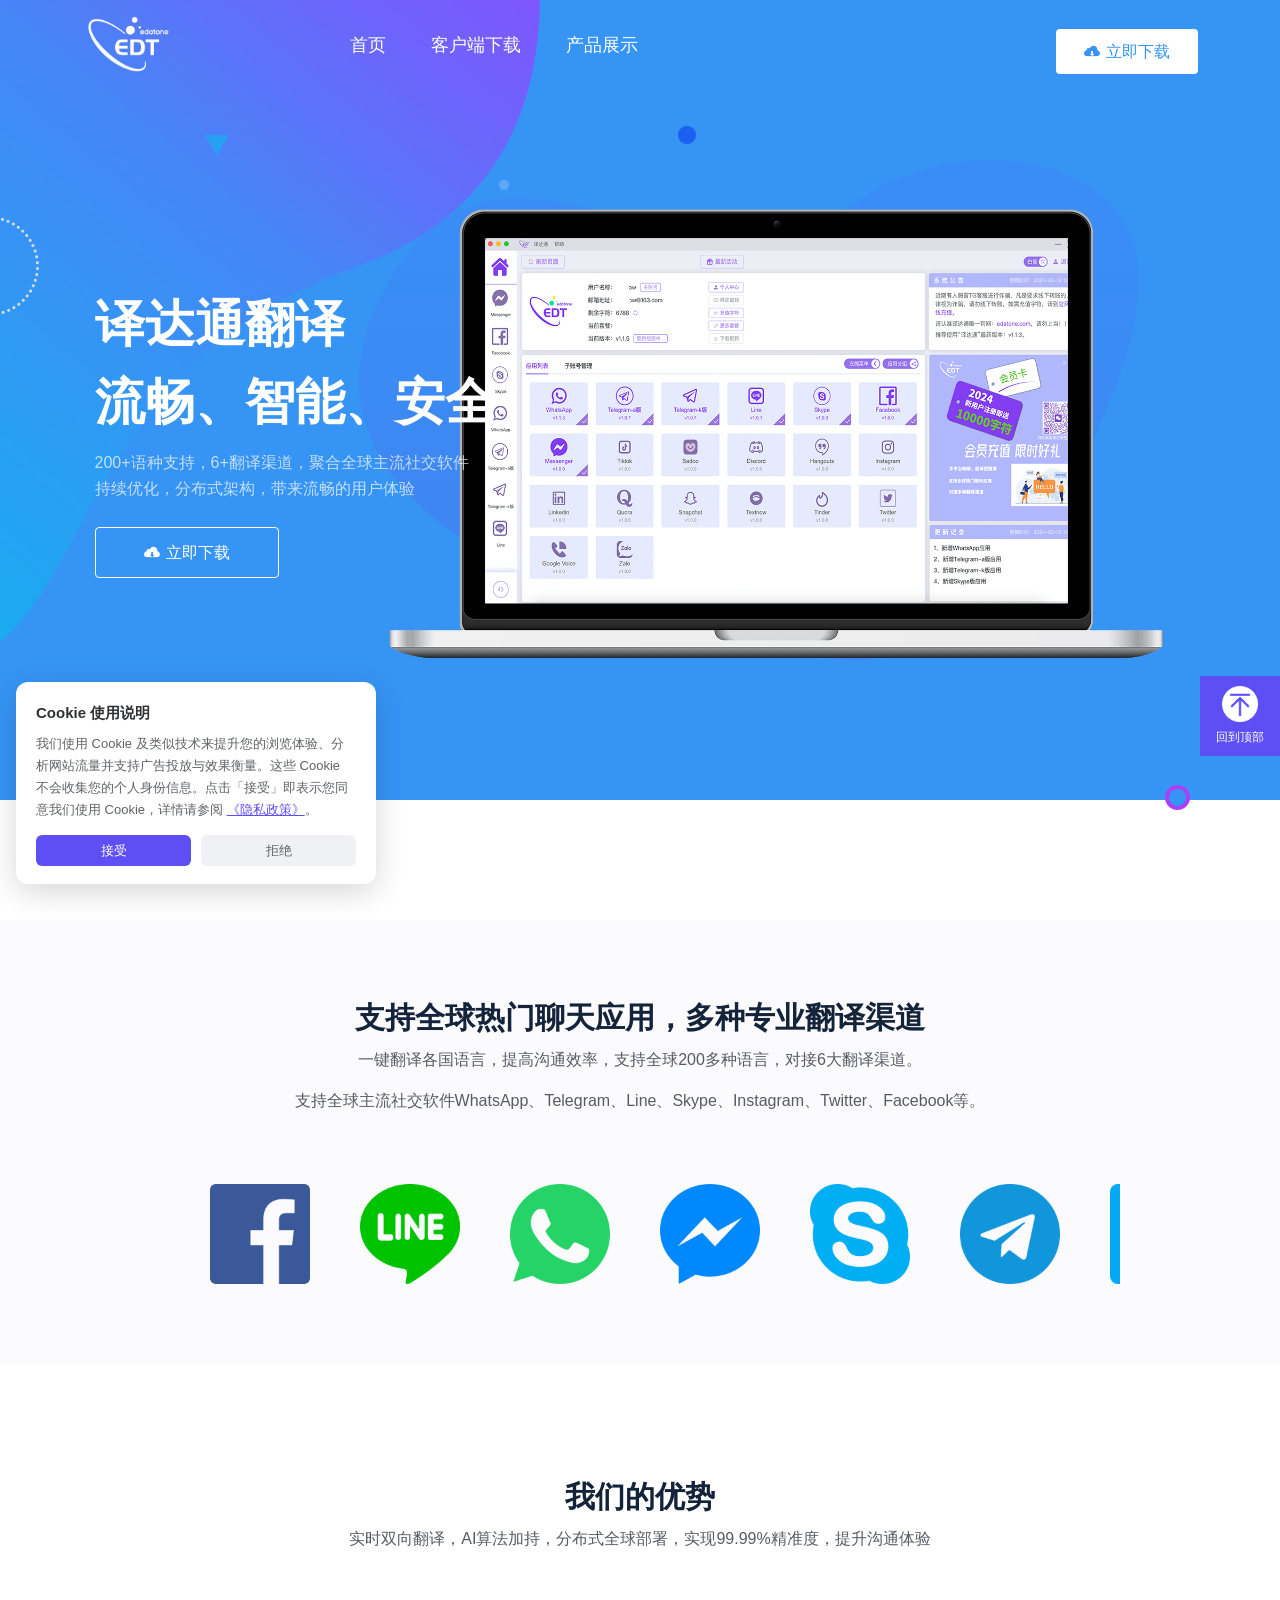
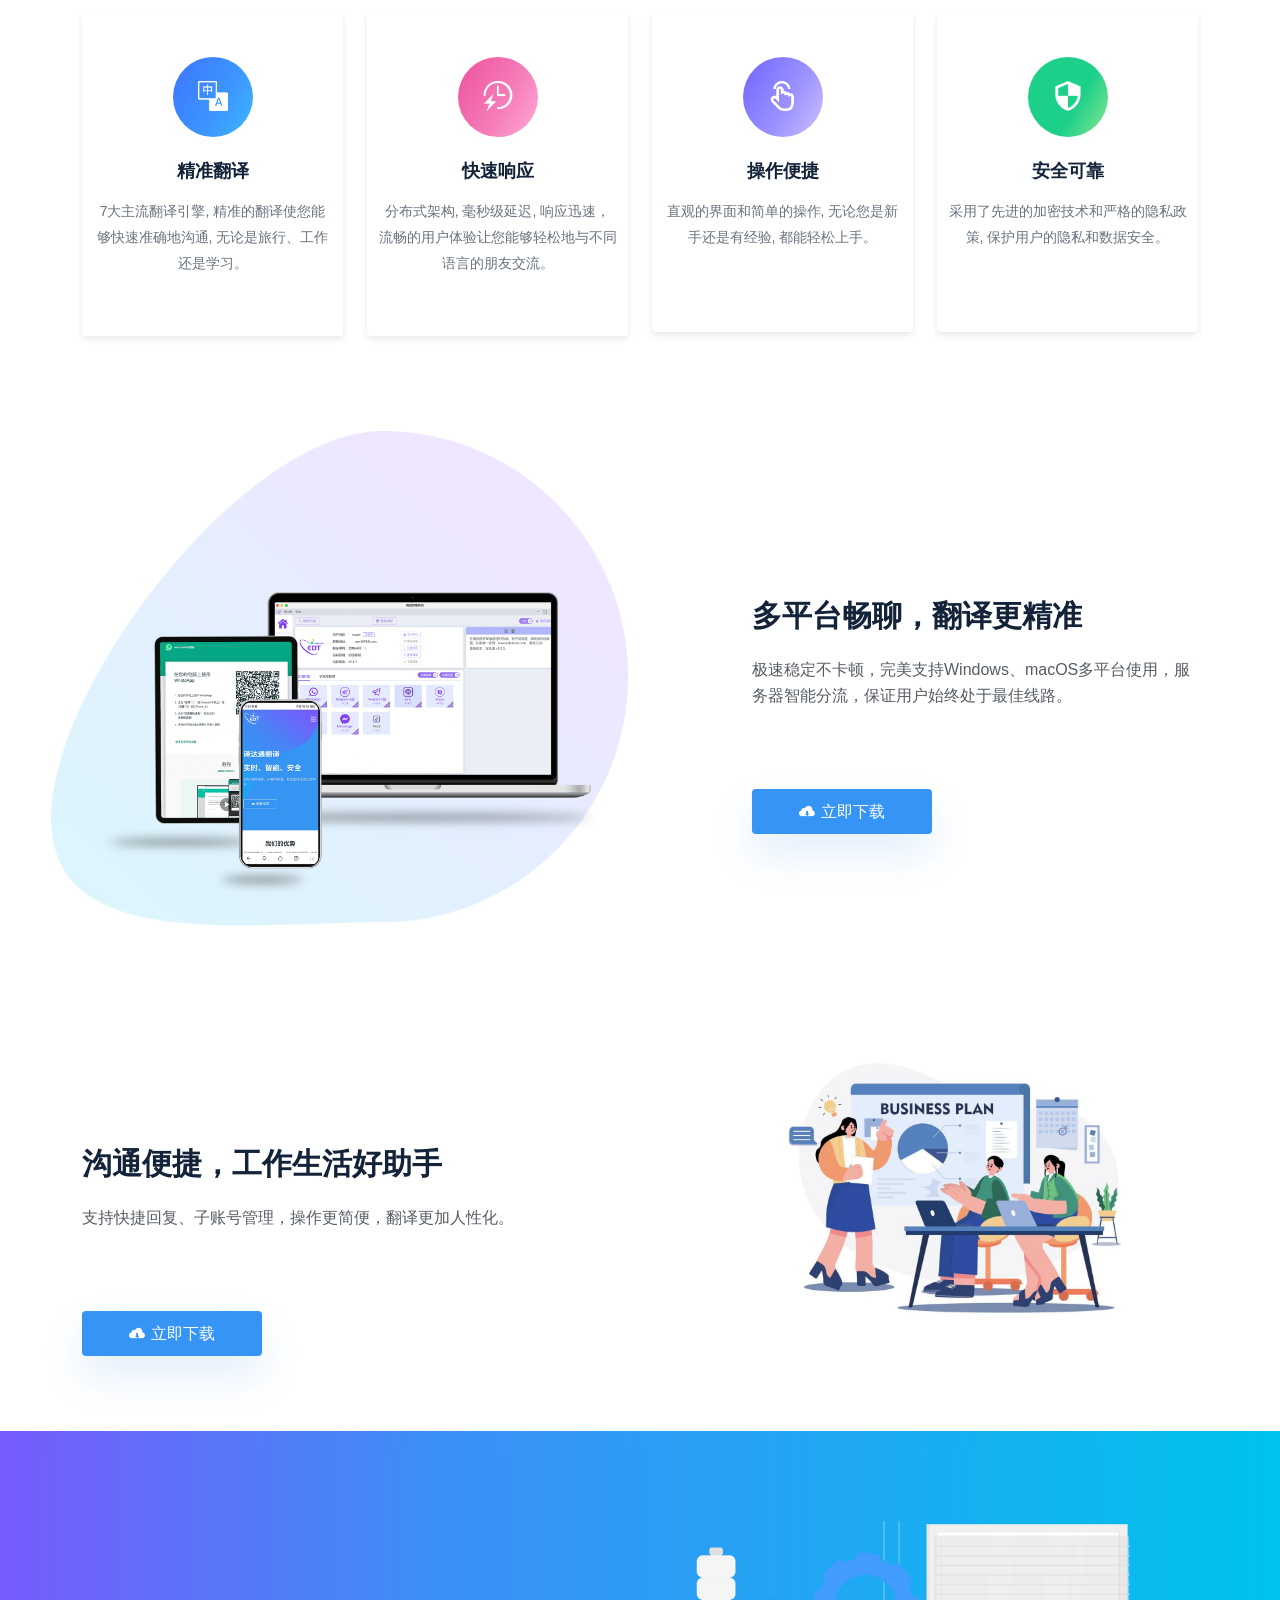
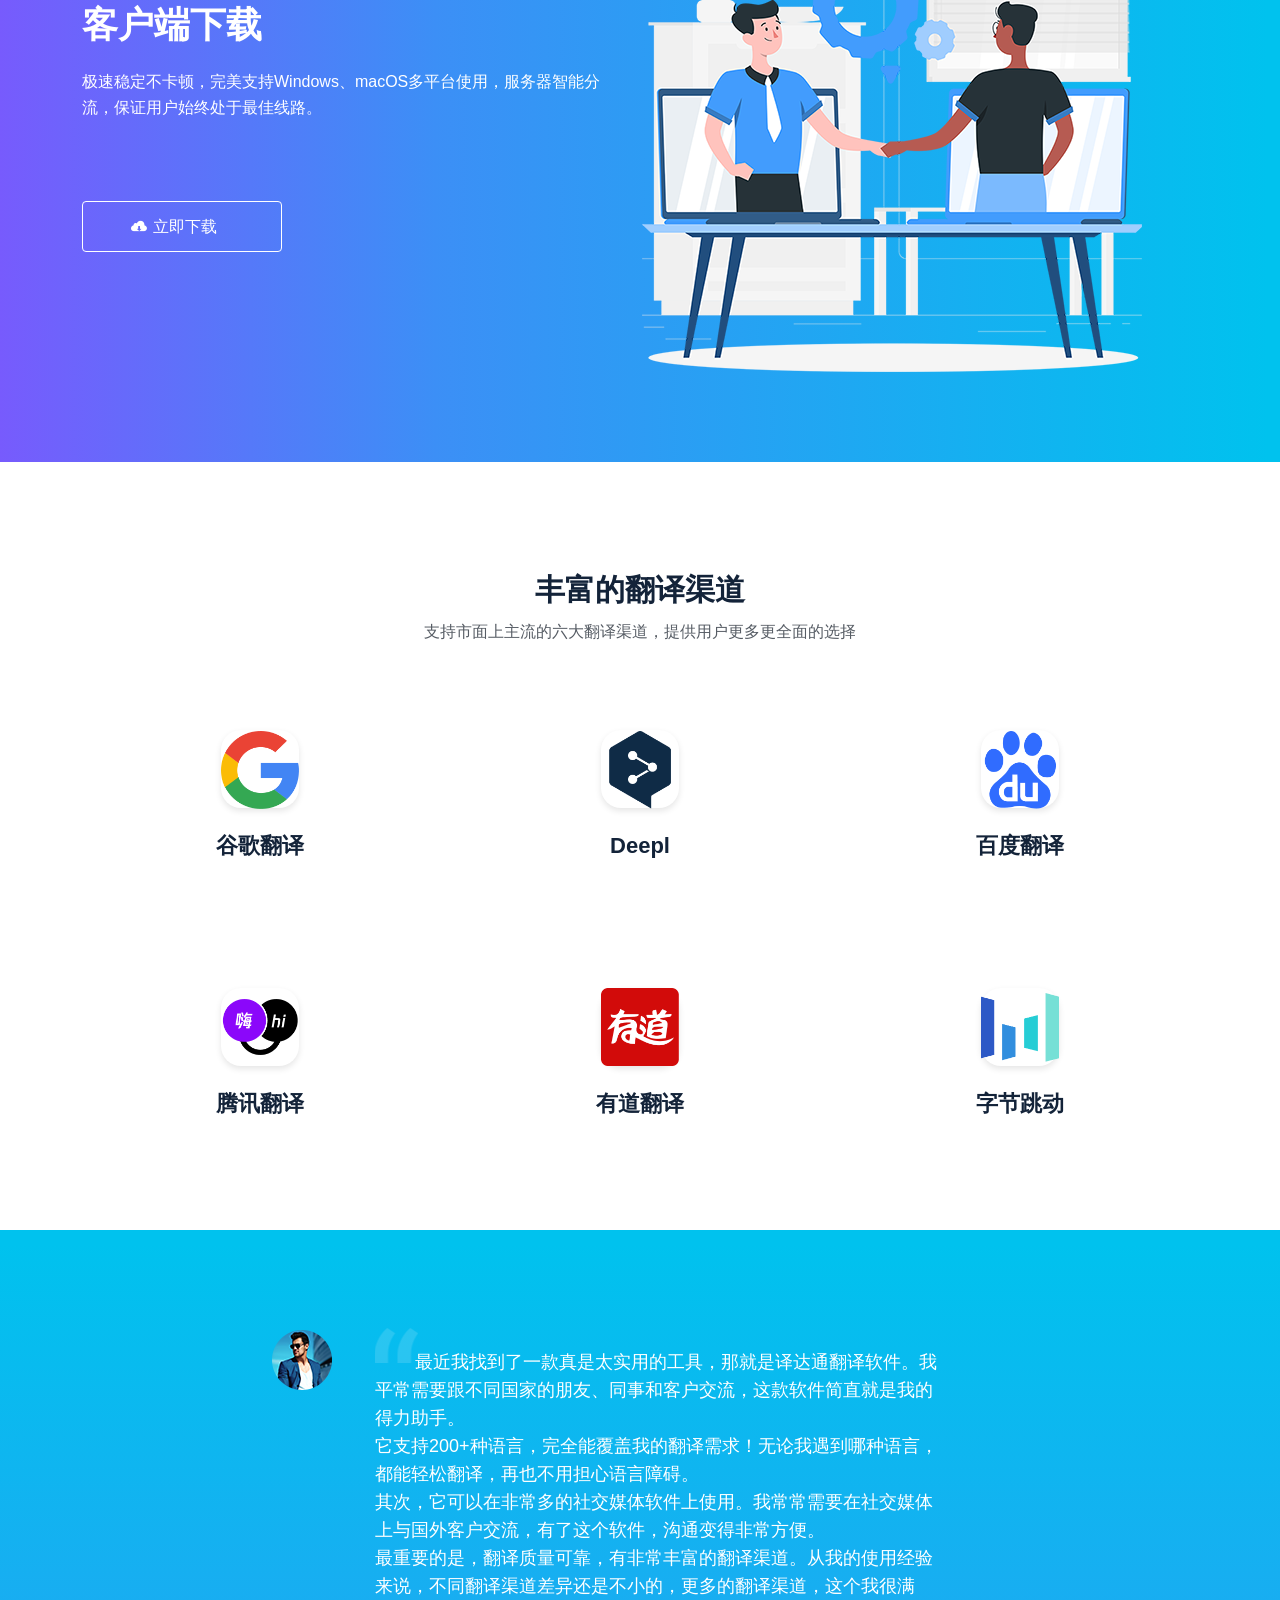
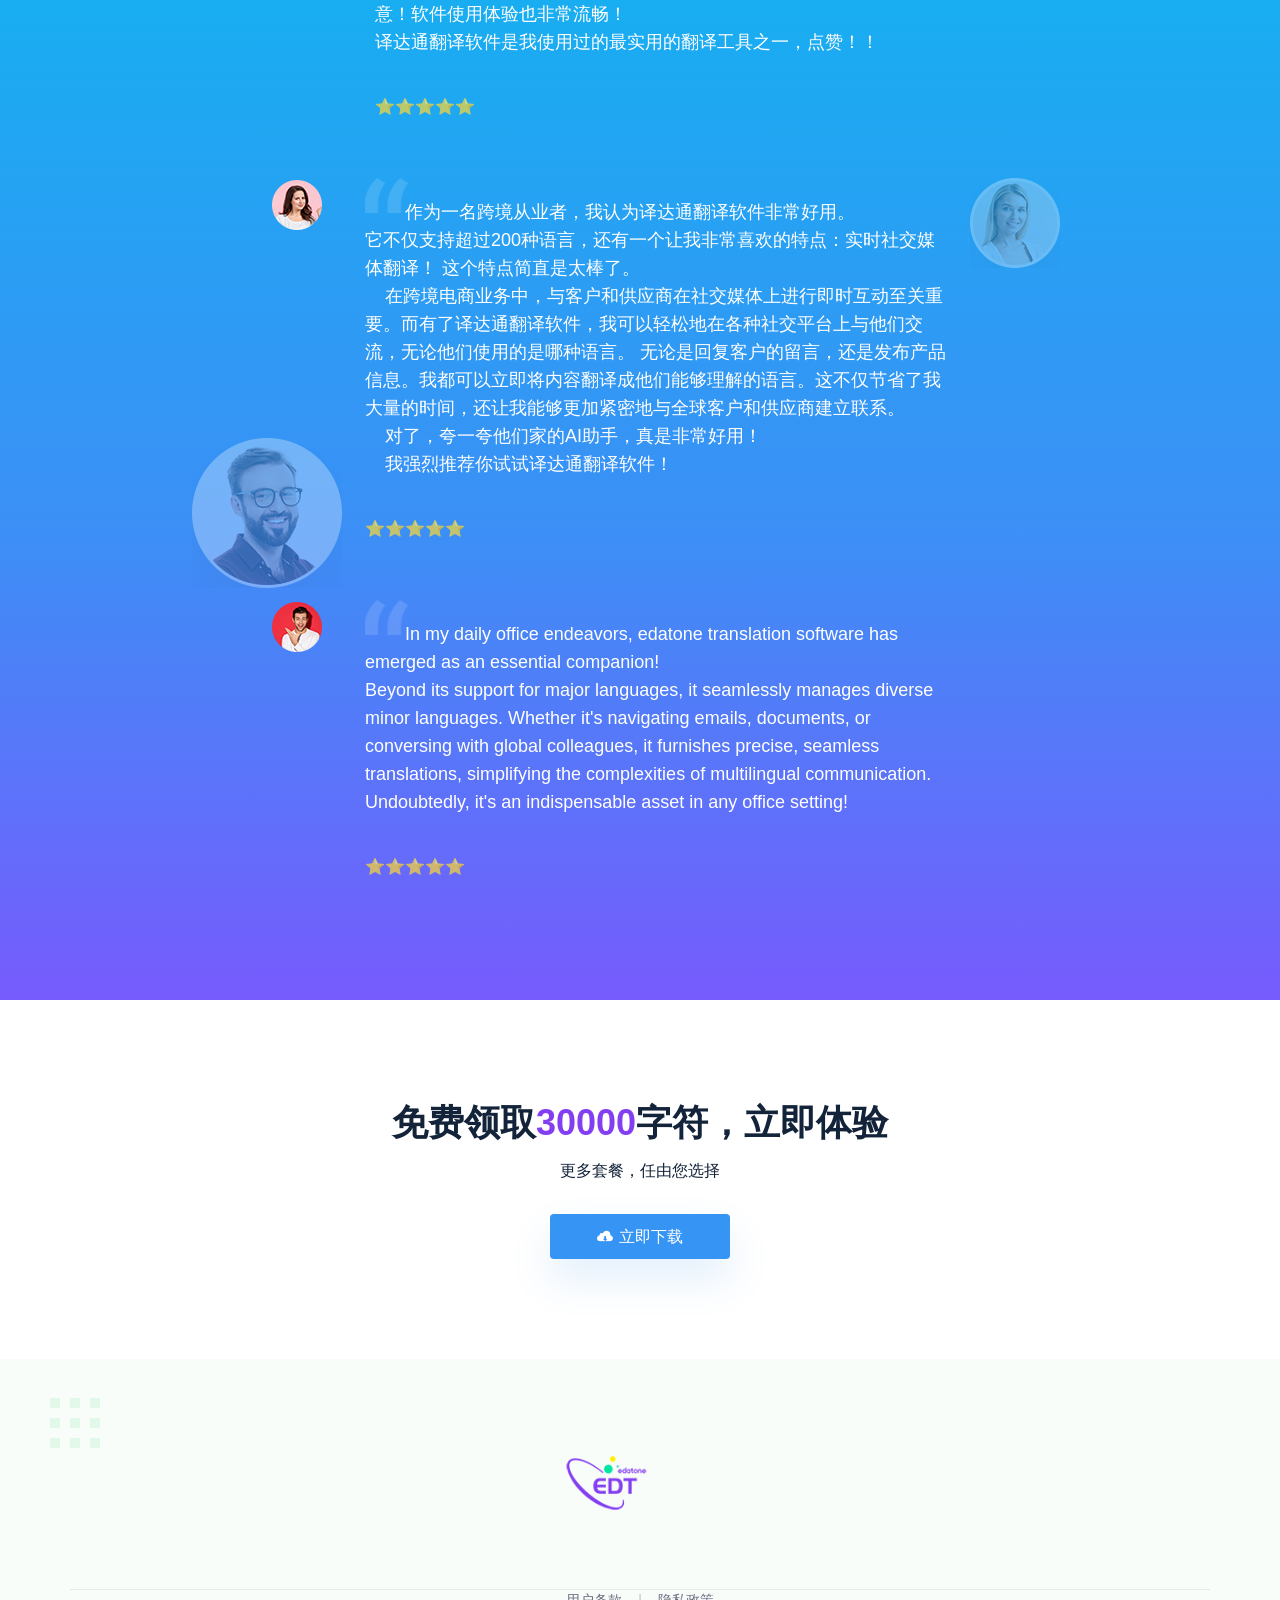
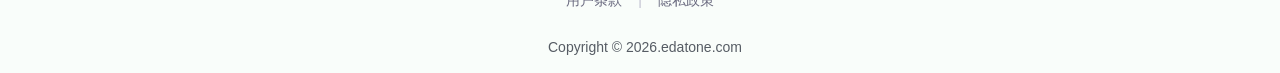
<file: index.html>
﻿<!DOCTYPE html>
<html lang="zh">

<head>
    <meta charset="utf-8">
    <meta http-equiv="x-ua-compatible" content="ie=edge">
    <title>译达通翻译，实时双向翻译，精准好用的社交媒体翻译软件，出海首选，打破语言障碍。WhatsApp翻译，Telegram翻译，Line翻译</title>
    <meta name="description"
        content="译达通翻译，支持Windows、macOS平台，提供精准的实时双向翻译，支持200+语种。聚合主流社交软件，Whatsapp,Telegram,Line,Zalo,Facebook,Messenger,Instagram,Twitter,Tiktok,Tinder,Discord,Google Voice,Skype等等，一对一网页客服支持，您的首选翻译软件。">
    <meta name="keywords"
        content="译达通 官网,译达通 首页,edatone,译达通 客户端,,译达通翻译,AI翻译算法,应用多开,Telegram聊天自动翻译,Skype聊天自动翻译,留学生必备应用,跨境电商,跨境聊天,Messenger聊天自动翻译,Zalo聊天自动翻译,Line聊天自动翻译,Instagram聊天自动翻译,WhatsApp聊天自动翻译,多语言翻译,多合一聚合便捷聊天,Telegram双向翻译,Skype双向翻译,Messenger双向翻译,Zalo双向翻译,Line双向翻译,Instagram双向翻译,WhatsApp双向翻译,多语种翻译,聚合社交应用,Telegram实时翻译,Skype实时翻译,Messenger实时翻译,Zalo实时翻译,Line实时翻译,Instagram实时翻译,WhatsApp实时翻译,实时翻译,沟通无障碍,主流软件集成,Telegram多语言翻译,Skype多语言翻译,Messenger多语言翻译,Zalo多语言翻译,Line多语言翻译,Instagram多语言翻译,WhatsApp多语言翻译,双向翻译,多账户沙盒多开,跨境翻译,whatsapp,telegram,line,zalo,facebook,messenger,instagram,twitter,tiktok,tinder,Discord,google voice,skype,pingme,badoo,bumble,quora,textnow,textme,海外党,海外华人,出海必备">
    <meta name="og:title" content="译达通实时翻译软件">
    <meta name="og:description"
        content="译达通翻译，支持Windows、macOS平台，提供精准的实时双向翻译，支持200+语种。聚合主流社交软件，Whatsapp,Telegram,Line,Zalo,Facebook,Messenger,Instagram,Twitter,Tiktok,Tinder,Discord,Google Voice,Skype等等，一对一网页客服支持，您的首选翻译软件。">
    <meta name="og:image" content="static/images/icon.ico">
    <meta name="viewport" content="width=device-width, initial-scale=1">
    <link rel="shortcut icon" type="image/x-icon" href="static/images/icon.ico">
    <link rel="stylesheet" href="static/css/bootstrap.min.css" />
    <link rel="stylesheet" href="static/iconfont/iconfont.css" />
    <link rel="stylesheet" href="static/css/animate.min.css" />
    <link rel="stylesheet" href="static/css/meanmenu.css" />
    <link rel="stylesheet" href="static/css/slick.css" />
    <link rel="stylesheet" href="static/css/style.css">
    <link rel="stylesheet" href="static/css/custom.css" />

    
<!-- Google tag (gtag.js) -->
<script async src="https://www.googletagmanager.com/gtag/js?id=AW-18143007203"></script>
<script>
  window.dataLayer = window.dataLayer || [];
  function gtag(){dataLayer.push(arguments);}
  gtag('js', new Date());

  gtag('config', 'AW-18143007203');
</script>




    <!-- Event snippet for 出站点击 conversion page
In your html page, add the snippet and call gtag_report_conversion when someone clicks on the chosen link or button. -->
<script>
function gtag_report_conversion(url) {
  var callback = function () {
    if (typeof(url) != 'undefined') {
      window.location = url;
    }
  };
  gtag('event', 'conversion', {
      'send_to': 'AW-18143007203/UZdhCL2i26YdEOOjoctD',
      'event_callback': callback
  });
  return false;
}
</script>
    
    
    <script>
        // 全站统一下载入口：调用 k2 方法，跳转 qq.com（如需接入统计/埋点，在函数内补充即可）
        function k2() {
            gtag_report_conversion('https://a.edatong.pro/download/edatong.exe');
          //  window.location.href = 'https://a.edatong.pro/download/edatong.zip';
        }
    </script>
</head>

<body>
    <div id="app">
        <!-- HEADER START -->
        <header>
            <div id="header-sticky" class="header-area header-area-white transparent-header pb-10 fixed">
                <div class="container">
                    <div class="row align-items-center">
                        <div class="col-xl-2 col-lg-2 col-md-4 col-10 d-flex align-items-center">
                            <div class="logo">
                                <a href="index.html"><img src="static/images/logo_dark.png" width="90" /></a>
                            </div>
                        </div>
                        <div class="col-xl-10 col-lg-10 col-md-7 col-8 d-none d-md-block">
                            <div class="f-right d-none d-sm-none d-md-block d-md-none d-lg-block" style="padding-top: 22px">
                                <a class="btn ed-btn btn-white" href="javascript:void(0)" onclick="k2()"><i
                                        class="iconfont icon-download"></i>立即下载</a>
                            </div>
                            <div class="main-menu colormenu d-block">
                                <nav id="mobile-menu">
                                    <ul>
                                        <li><a href="index.html">首页</a></li>
                                        <li><a href="download.html">客户端下载</a></li>
                                        <li><a href="product.html">产品展示</a></li>
                                    </ul>
                                </nav>
                            </div>
                        </div>
                        <div class="col-2 col-md-1">
                            <div class="side-menu-icon bar-two d-lg-none text-end">
                                <button class="side-toggle"><i class="far fa-bars"></i></button>
                            </div>
                        </div>
                    </div>
                </div>
            </div>
        </header>
        <!-- HEADER END -->
        <div class="fix">
            <div class="side-info">
                <button class="side-info-close"><i class="fal fa-times"></i></button>
                <div class="side-info-content">
                    <div class="mobile-menu"></div>
                </div>
            </div>
        </div>
        <div class="offcanvas-overlay"></div>
        <main>
            <!-- === SLIDER AREA START === -->
            <div class="slider_2">
                <div class="slider_2_shapes">
                    <img class="h2_shape4" src="static/picture/home_2_shape4.png" alt="" />
                    <img class="h2_sh_1 d-none d-sm-block" src="static/picture/bordershape.png" alt="" />
                    <img class="h2_sh_2 d-none d-sm-block" src="static/picture/home2shape2.png" alt="" />
                    <img class="h2_sh_3 d-none d-sm-block" src="static/picture/h2shap3.png" alt="" />
                    <img class="h2_sh_4 d-none d-sm-block" src="static/picture/h2shape2.png" alt="" />
                    <img class="h2_sh_5 d-none d-sm-block" src="static/picture/home_2_shape.png" alt="" />
                    <img class="h2_sh_6 d-none d-sm-block" src="static/picture/home_2_shape7.png" alt="" />
                    <img class="h2_sh_7 d-none d-sm-block" src="static/picture/border2shape.png" alt="" />
                </div>
                <div class="container">
                    <div class="row">
                        <div class="col-xl-6 col-lg-6 col-md-6 wow zoomIn" data-wow-duration="1s" data-wow-delay=".2s"
                            style="z-index: 1000;">
                            <div class="slider_2__content">
                                <h1 class="home2_title hero-title">译达通翻译</h1>
                                <h1 class="home2_title hero-title">流畅、智能、安全</h1>
                                <p>
                                    200+语种支持，6+翻译渠道，聚合全球主流社交软件<br />持续优化，分布式架构，带来流畅的用户体验
                                </p>
                                <a href="javascript:void(0)" onclick="k2()"
                                    class="tp_white_border ed-btn sign-btn"><i
                                        class="iconfont icon-download"></i>立即下载</a>
                            </div>
                        </div>
                        <div class="col-xl-6 col-lg-6 col-md-6">
                            <div class="slider_2_image">
                                <div class="home2_shapes">
                                    <img class="h2_love" src="static/picture/loveshape.png" alt="loveShape" />
                                </div>
                                <img class="H2_iphonex d-sm-none d-md-block d-none d-sm-block"
                                    src="static/images/index_01.png" width="1000px" alt="译达通客户端" />
                            </div>
                        </div>
                    </div>
                </div>
            </div>
            <!-- === SLIDER AREA END === -->

            <!-- === HOME-2 APP CHOOSE START === -->
            <div class="app_choose pt-80 mt-120 pb-60">
                <div class="container-fluidd">
                    <div class="section_title_wrapper text-center pb-55 wow fadeInDown" data-wow-duration="1s"
                        data-wow-delay=".2s">
                        <h2 class="section-title section-title-large">
                            支持全球热门聊天应用，多种专业翻译渠道
                        </h2>
                        <p style="text-align: center">
                            一键翻译各国语言，提高沟通效率，支持全球200多种语言，对接6大翻译渠道。
                        </p>
                        <p style="text-align: center">
                            支持全球主流社交软件WhatsApp、Telegram、Line、Skype、Instagram、Twitter、Facebook等。
                        </p>
                    </div>
                    <div class="choose_active wow fadeInRight" data-wow-duration="1s" data-wow-delay=".2s">
                        <div id="apps-list">
                            <ul>
                                <li>
                                    <img src="static/picture/app_icon/facebook.png" alt="Facebook" /><span>Facebook</span>
                                </li>
                                <li>
                                    <img src="static/picture/app_icon/line.png" alt="Line" /><span>Line</span>
                                </li>
                                <li>
                                    <img src="static/picture/app_icon/whatsapp.png" alt="WhatsApp" /><span>WhatsApp</span>
                                </li>
                                <li>
                                    <img src="static/picture/app_icon/messenger.png" alt="Messenger" /><span>Messenger</span>
                                </li>
                                <li>
                                    <img src="static/picture/app_icon/skype.png" alt="Skype" /><span>Skype</span>
                                </li>
                                <li>
                                    <img src="static/picture/app_icon/telegram.png" alt="Telegram" /><span>Telegram</span>
                                </li>
                                <li>
                                    <img src="static/picture/app_icon/twitter.png" alt="Twitter" /><span>Twitter</span>
                                </li>
                                <li>
                                    <img src="static/picture/app_icon/tiktok.png" alt="Tiktok" /><span>Tiktok</span>
                                </li>
                            </ul>
                        </div>
                    </div>
                </div>
            </div>
            <!-- === HOME-2 APP CHOOSE END === -->

            <!-- === HOME-2 FETURES AREA START === -->
            <div class="fetures2 pt-115 pb-90">
                <div class="container">
                    <div class="section_title_wrapper mb-60 text-center fetures2">
                        <h2 class="section-title">我们的优势</h2>
                        <p>
                            实时双向翻译，AI算法加持，分布式全球部署，实现99.99%精准度，提升沟通体验
                        </p>
                    </div>
                    <div class="row">
                        <div class="col-xl-3 col-lg-3 col-md-6">
                            <div class="featurebox2 mb-30 wow fadeInLeft ed-flavour" data-wow-duration="1.5s"
                                data-wow-delay=".3s">
                                <div class="featurebox2__img">
                                    <img src="static/images/feature/trans.png" alt="精准翻译" width="30" />
                                </div>
                                <div class="featurebox2__content">
                                    <h3 class="fea-title">精准翻译</h3>
                                    <p>
                                        7大主流翻译引擎, 精准的翻译使您能够快速准确地沟通,
                                        无论是旅行、工作还是学习。
                                    </p>
                                </div>
                            </div>
                        </div>
                        <div class="col-xl-3 col-lg-3 col-md-6">
                            <div class="featurebox2 mb-30 wow fadeInLeft ed-flavour" data-wow-duration="1.2s"
                                data-wow-delay=".2s">
                                <div class="featurebox2__img gradientorange">
                                    <img src="static/images/feature/fast.png" alt="快速响应" width="30" />
                                </div>
                                <div class="featurebox2__content">
                                    <h3 class="fea-title">快速响应</h3>
                                    <p>
                                        分布式架构, 毫秒级延迟,
                                        响应迅速，流畅的用户体验让您能够轻松地与不同语言的朋友交流。
                                    </p>
                                </div>
                            </div>
                        </div>
                        <div class="col-xl-3 col-lg-3 col-md-6">
                            <div class="featurebox2 mb-30 wow fadeInRight ed-flavour" data-wow-duration="1.2s"
                                data-wow-delay=".2s">
                                <div class="featurebox2__img gradientbrwon">
                                    <img src="static/images/feature/operate.png" alt="操作便捷" width="30" />
                                </div>
                                <div class="featurebox2__content">
                                    <h3 class="fea-title">操作便捷</h3>
                                    <p>
                                        直观的界面和简单的操作, 无论您是新手还是有经验, 都能轻松上手。
                                    </p>
                                </div>
                            </div>
                        </div>
                        <div class="col-xl-3 col-lg-3 col-md-6">
                            <div class="featurebox2 mb-30 wow fadeInRight ed-flavour" data-wow-duration="1.5s"
                                data-wow-delay=".3s">
                                <div class="featurebox2__img gradientgreen">
                                    <img src="static/images/feature/safety.png" alt="安全可靠" width="30" />
                                </div>
                                <div class="featurebox2__content">
                                    <h3 class="fea-title">安全可靠</h3>
                                    <p>
                                        采用了先进的加密技术和严格的隐私政策, 保护用户的隐私和数据安全。
                                    </p>
                                </div>
                            </div>
                        </div>
                    </div>
                </div>
            </div>
            <!-- === HOME-2 FETURES AREA END === -->

            <!-- === HOME-2 APP DETAILS START === -->
            <div class="app_details_h2 pt-80">
                <div class="container">
                    <div class="row">
                        <div class="col-xl-6 col-lg-6 col-md-12">
                            <div class="app_images_h2 wow zoomIn" data-wow-duration="1.5s" data-wow-delay=".4s">
                                <img class="bgphone d-none d-sm-block" src="static/picture/bgphone.png" alt="译达通" />
                                <div class="shape_design_h2">
                                    <img class="home2FlatIphone_h2 d-none d-sm-block" src="static/images/index_02.png"
                                        alt="译达通" />
                                </div>
                            </div>
                        </div>
                        <div class="col-xl-6 col-lg-6 col-md-12 d-flex align-items-center">
                            <div class="details_content_h2 pl-100 wow fadeInUp" data-wow-duration="1.5s"
                                data-wow-delay=".2s">
                                <h2 class="section-title mb-20">多平台畅聊，翻译更精准</h2>
                                <p>
                                    极速稳定不卡顿，完美支持Windows、macOS多平台使用，服务器智能分流，保证用户始终处于最佳线路。
                                </p>
                                <div class="details_btn_h2 pt-30"></div>
                                <a class="cta_btn_2 ed-btn sign-btn" href="javascript:void(0)" onclick="k2()"><i
                                        class="iconfont icon-download"></i>立即下载</a>
                            </div>
                        </div>
                    </div>
                </div>
            </div>
            <!-- === HOME-2 APP DETAILS END === -->

            <!-- === HOME-2 PAY AREA START  === -->
            <div class="pay_area mb-75">
                <div class="container">
                    <div class="row">
                        <div class="col-xl-6 col-lg-6 col-md-6">
                            <div class="details_content_h2 pt-200 wow fadeInUp" data-wow-duration="1.5s"
                                data-wow-delay=".2s">
                                <h2 class="section-title mb-20 pt-50">沟通便捷，工作生活好助手</h2>
                                <p>支持快捷回复、子账号管理，操作更简便，翻译更加人性化。</p>
                                <div class="details_btn_h2 pt-30">
                                </div>
                                <a class="cta_btn_2 ed-btn sign-btn" href="javascript:void(0)" onclick="k2()"><i
                                        class="iconfont icon-download"></i>立即下载</a>
                            </div>
                        </div>
                        <div class="col-xl-6 col-lg-6 col-md-6">
                            <div class="Pay_images pt-130 wow fadeInUp" data-wow-duration="1.5s" data-wow-delay=".2s">
                                <img class="pay_shape1 d-none d-sm-block" src="static/images/index_06.jpeg" alt="pay_image" />
                            </div>
                        </div>
                    </div>
                </div>
            </div>
            <!-- === HOME-2 PAY AREA END  === -->

            <!-- === HOME-2 PURCHES AREA START  === -->
            <div class="purches-area pt-75">
                <div class="container">
                    <div class="row">
                        <div class="col-xl-6 col-lg-6 col-md-6 wow fadeInUp" data-wow-duration="1.5s" data-wow-delay=".2s">
                            <div class="section_title_wrapper purches">
                                <h2 class="section-title purches_heading">客户端下载</h2>
                                <p>
                                    极速稳定不卡顿，完美支持Windows、macOS多平台使用，服务器智能分流，保证用户始终处于最佳线路。
                                </p>
                                <div class="row g-0 pt-60" style="text-align: left">
                                    <a href="javascript:void(0)" onclick="k2()" style="width: 200px;"
                                        class="tp_white_border ed-btn sign-btn"><i
                                            class="iconfont icon-download"></i>立即下载</a>
                                </div>
                            </div>
                        </div>
                        <div class="col-xl-6 col-lg-6 col-md-6 wow fadeInRight" data-wow-duration="1.5s"
                            data-wow-delay=".2s">
                            <div class="pay_image d-sm-none d-md-block d-none d-sm-block">
                                <img src="static/images/index_04.png" alt="pay_image" />
                            </div>
                        </div>
                    </div>
                </div>
            </div>
            <!-- === HOME-2 PURCHES AREA END  === -->

            <!-- === HOME-2 USER EXPERIENCE AREA START  === -->
            <div class="experience_area">
                <div class="container">
                    <div class="section_title_wrapper text-center mb-70 mt-50">
                        <h2 class="section-title">丰富的翻译渠道</h2>
                        <p style="text-align: center">
                            支持市面上主流的六大翻译渠道，提供用户更多更全面的选择
                        </p>
                    </div>
                    <div class="row">
                        <div class="col-xl-4 col-lg-4 col-md-6 wow fadeInLeft" data-wow-duration="1.5s"
                            data-wow-delay=".2s">
                            <div class="service">
                                <div class="service__icon">
                                    <img src="static/picture/trans_icon/google.png" alt="service_image" />
                                </div>
                                <div class="service__content">
                                    <h4>谷歌翻译</h4>
                                </div>
                            </div>
                        </div>
                        <div class="col-xl-4 col-lg-4 col-md-6 wow fadeInDown" data-wow-duration="1.5s"
                            data-wow-delay=".2s">
                            <div class="service">
                                <div class="service__icon">
                                    <img src="static/picture/trans_icon/deepl.png" alt="service_image" />
                                </div>
                                <div class="service__content">
                                    <h4>Deepl</h4>
                                </div>
                            </div>
                        </div>
                        <div class="col-xl-4 col-lg-4 col-md-6 wow fadeInRight" data-wow-duration="1.5s"
                            data-wow-delay=".2s">
                            <div class="service">
                                <div class="service__icon">
                                    <img src="static/picture/trans_icon/baidu.png" alt="service_image" />
                                </div>
                                <div class="service__content">
                                    <h4>百度翻译</h4>
                                </div>
                            </div>
                        </div>
                        <div class="col-xl-4 col-lg-4 col-md-6 wow fadeInLeft" data-wow-duration="1.5s"
                            data-wow-delay=".2s">
                            <div class="service">
                                <div class="service__icon">
                                    <img src="static/picture/trans_icon/tencent.png" alt="service_image" />
                                </div>
                                <div class="service__content">
                                    <h4>腾讯翻译</h4>
                                </div>
                            </div>
                        </div>
                        <div class="col-xl-4 col-lg-4 col-md-6 wow fadeInUp" data-wow-duration="1.5s"
                            data-wow-delay=".2s">
                            <div class="service">
                                <div class="service__icon">
                                    <img src="static/picture/trans_icon/youdao.png" alt="service_image" />
                                </div>
                                <div class="service__content">
                                    <h4>有道翻译</h4>
                                </div>
                            </div>
                        </div>
                        <div class="col-xl-4 col-lg-4 col-md-6 wow fadeInRight" data-wow-duration="1.5s"
                            data-wow-delay=".2s">
                            <div class="service">
                                <div class="service__icon">
                                    <img src="static/picture/trans_icon/bytedance.png" alt="service_image" />
                                </div>
                                <div class="service__content">
                                    <h4>字节跳动</h4>
                                </div>
                            </div>
                        </div>
                    </div>
                </div>
            </div>
            <!-- === HOME-2 USER EXPERIENCE AREA END  === -->

            <!-- === HOME-2 TESTIMONIAL AREA START  === -->
            <div class="testimonial-area testimonial2 pt-100 pb-100 fix">
                <div class="testimonial_person d-md-none d-lg-block d-lg-none d-xl-block d-sm-none">
                    <img class="testimonial1_h2 d-none d-sm-block" src="static/picture/1.png" alt="" />
                    <img class="testimonial2_h2 d-none d-sm-block" src="static/picture/2.png" alt="" />
                </div>
                <div class="container">
                    <div class="row justify-content-center">
                        <div class="col-xl-8 col-lg-10 wow zoomIn" data-wow-duration="1.5s" data-wow-delay=".2s">
                            <div class="testimonial-items">
                                <div class="items">
                                    <div class="clients_meta">
                                        <div class="clients_image">
                                            <img src="static/picture/avatar1.png" alt="clients_image" />
                                        </div>
                                    </div>
                                    <div class="clients_info-two">
                                        <p>
                                            &nbsp;&nbsp;&nbsp;&nbsp;&nbsp;&nbsp;&nbsp;&nbsp;最近我找到了一款真是太实用的工具，那就是译达通翻译软件。我平常需要跟不同国家的朋友、同事和客户交流，这款软件简直就是我的得力助手。<br />
                                            它支持200+种语言，完全能覆盖我的翻译需求！无论我遇到哪种语言，都能轻松翻译，再也不用担心语言障碍。<br />
                                            其次，它可以在非常多的社交媒体软件上使用。我常常需要在社交媒体上与国外客户交流，有了这个软件，沟通变得非常方便。<br />
                                            最重要的是，翻译质量可靠，有非常丰富的翻译渠道。从我的使用经验来说，不同翻译渠道差异还是不小的，更多的翻译渠道，这个我很满意！软件使用体验也非常流畅！<br />
                                            译达通翻译软件是我使用过的最实用的翻译工具之一，点赞！！
                                        </p>
                                        <div class="clients_info info2">
                                            <span>⭐️⭐️⭐️⭐️⭐️</span>
                                        </div>
                                    </div>
                                    <div class="clients_meta">
                                        <div class="clients_image" style="width: 60px;"></div>
                                    </div>
                                </div>
                            </div>
                            <div class="testimonial-items" style="margin-top: 40px;">
                                <div class="items">
                                    <div class="clients_meta">
                                        <div class="clients_image">
                                            <img src="static/picture/avatar2.png" alt="clients_image" />
                                        </div>
                                    </div>
                                    <div class="clients_info-two">
                                        <p>
                                            &nbsp;&nbsp;&nbsp;&nbsp;&nbsp;&nbsp;&nbsp;&nbsp;作为一名跨境从业者，我认为译达通翻译软件非常好用。<br />它不仅支持超过200种语言，还有一个让我非常喜欢的特点：实时社交媒体翻译！
                                            这个特点简直是太棒了。<br />&nbsp;&nbsp;&nbsp;&nbsp;在跨境电商业务中，与客户和供应商在社交媒体上进行即时互动至关重要。而有了译达通翻译软件，我可以轻松地在各种社交平台上与他们交流，无论他们使用的是哪种语言。
                                            无论是回复客户的留言，还是发布产品信息。我都可以立即将内容翻译成他们能够理解的语言。这不仅节省了我大量的时间，还让我能够更加紧密地与全球客户和供应商建立联系。<br />&nbsp;&nbsp;&nbsp;&nbsp;对了，夸一夸他们家的AI助手，真是非常好用！
                                            <br />&nbsp;&nbsp;&nbsp;&nbsp;我强烈推荐你试试译达通翻译软件！
                                        </p>
                                        <div class="clients_info info2">
                                            <span>⭐️⭐️⭐️⭐️⭐️</span>
                                        </div>
                                    </div>
                                    <div class="clients_meta">
                                        <div class="clients_image" style="width: 60px;"></div>
                                    </div>
                                </div>
                            </div>
                            <div class="testimonial-items" style="margin-top: 40px;">
                                <div class="items">
                                    <div class="clients_meta">
                                        <div class="clients_image">
                                            <img src="static/picture/avatar3.png" alt="clients_image" />
                                        </div>
                                    </div>
                                    <div class="clients_info-two">
                                        <p>
                                            &nbsp;&nbsp;&nbsp;&nbsp;&nbsp;&nbsp;&nbsp;&nbsp;In my daily office endeavors, edatone translation software has emerged as an essential companion!
                                            <br />Beyond its support for major languages, it seamlessly manages diverse minor languages. Whether it's navigating emails, documents, or conversing with global colleagues, it furnishes precise, seamless translations, simplifying the complexities of multilingual communication.
                                            <br />Undoubtedly, it's an indispensable asset in any office setting!
                                        </p>
                                        <div class="clients_info info2">
                                            <span>⭐️⭐️⭐️⭐️⭐️</span>
                                        </div>
                                    </div>
                                    <div class="clients_meta">
                                        <div class="clients_image" style="width: 60px;"></div>
                                    </div>
                                </div>
                            </div>
                        </div>
                    </div>
                </div>
            </div>
            <!-- === HOME-2 TESTIMONIAL AREA END  === -->

            <!-- === HOME-2 CTA AREA START  === -->
            <div class="cta_area pt-100 pb-100">
                <div class="container">
                    <div class="row">
                        <div class="col-xl-12 col-lg-12 col-md-12">
                            <div class="cta wow zoomIn" data-wow-duration="1.5s" data-wow-delay=".2s">
                                <h2 class="sub-title">
                                    免费领取<span style="color: #833ef2">30000</span>字符，立即体验
                                </h2>
                                <p>更多套餐，任由您选择</p>
                                <div class="cta__freeBtn">
                                    <a class="cta_btn_2 ed-btn sign-btn" href="javascript:void(0)" onclick="k2()"><i
                                            class="iconfont icon-download"></i>立即下载</a>
                                </div>
                            </div>
                        </div>
                    </div>
                </div>
            </div>
            <!-- === HOME-2 CTA AREA END  === -->
        </main>
        <footer>
            <div class="footer-area padding-remove footertext-hover">
                <div class="container">
                    <div class="row justify-content-center">
                        <div class="footer_logo wow fadeInUp" data-wow-duration="1.5s" data-wow-delay=".2s"
                            style="text-align: center;">
                            <img src="static/images/logo.png" alt="logo" width="90" />
                        </div>
                    </div>
                </div>
                <div class="footer_bottom pt-60 pb-15">
                    <div class="container tp-border">
                        <div class="footer_links">
                            <a href="terms.html">用户条款</a>
                            <span class="divider">|</span>
                            <a href="privacy.html">隐私政策</a>
                        </div>
                        <div class="row align-items-center">
                            <div class="copyright_text pt-20">
                                <span class="copyright">Copyright &copy; 2026.edatone.com</span>
                            </div>
                        </div>
                    </div>
                </div>
            </div>
        </footer>
        <div class="fixed-box" style="height: auto;">
            <div class="fixed-item" onclick="window.scrollTo({top:0,behavior:'smooth'})">
                <img src="static/images/top.png" width="36" height="36" class="service-icon" />
                <div class="title">回到顶部</div>
            </div>
        </div>
    </div>
    <script src="static/js/jquery-1.12.4.min.js"></script>
    <script src="static/js/jquery.meanmenu.min.js"></script>
    <script src="static/js/wow.min.js"></script>
    <script src="static/js/main.js"></script>
    <script>
        // 顶部导航：滚动时切换为渐变背景
        (function () {
            var h = document.getElementById('header-sticky');
            if (!h) return;
            function update() {
                var s = window.scrollY || document.documentElement.scrollTop || document.body.scrollTop;
                h.style.background = s >= 2 ? 'linear-gradient(-120deg, #5e54fd 1%, #5d45e5 100%)' : 'none';
            }
            window.addEventListener('scroll', update);
            update();
        })();
    </script>
    <!-- Cookie 使用说明 -->
    <div class="cookie-consent" id="cookie-consent" style="display:none;">
        <div class="cookie-consent__title">Cookie 使用说明</div>
        <div class="cookie-consent__text">
            我们使用 Cookie 及类似技术来提升您的浏览体验、分析网站流量并支持广告投放与效果衡量。这些 Cookie 不会收集您的个人身份信息。点击「接受」即表示您同意我们使用 Cookie，详情请参阅
            <a href="privacy.html">《隐私政策》</a>。
        </div>
        <div class="cookie-consent__actions">
            <button type="button" class="cookie-btn-accept" onclick="setCookieConsent('accepted')">接受</button>
            <button type="button" class="cookie-btn-decline" onclick="setCookieConsent('declined')">拒绝</button>
        </div>
    </div>
    <script>
        (function () {
            var el = document.getElementById('cookie-consent');
            if (!el) return;
            var key = 'edatone_cookie_consent';
            var state = null;
            try { state = window.localStorage.getItem(key); } catch (e) {}
            if (!state) { el.style.display = 'block'; }
            window.setCookieConsent = function (value) {
                try { window.localStorage.setItem(key, value); } catch (e) {}
                el.style.display = 'none';
            };
        })();
    </script>
</body>

</html>
</file>
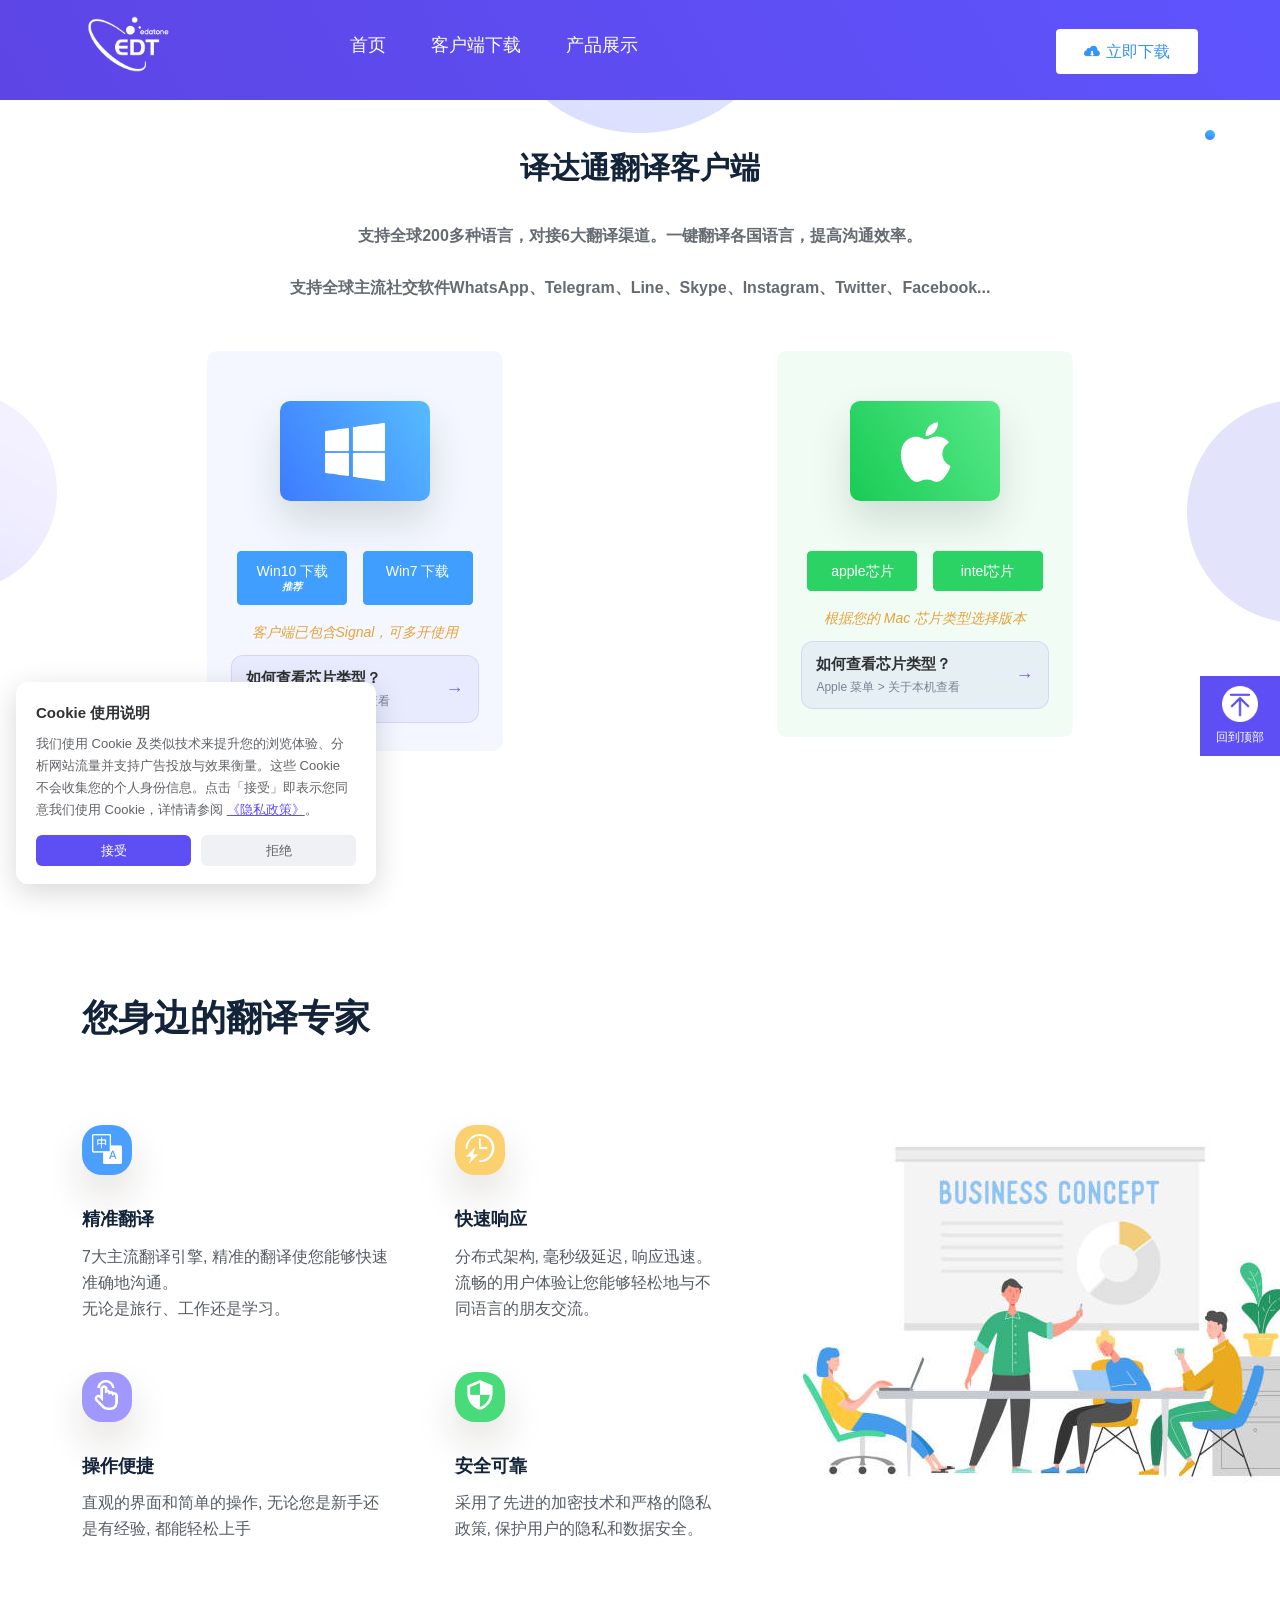
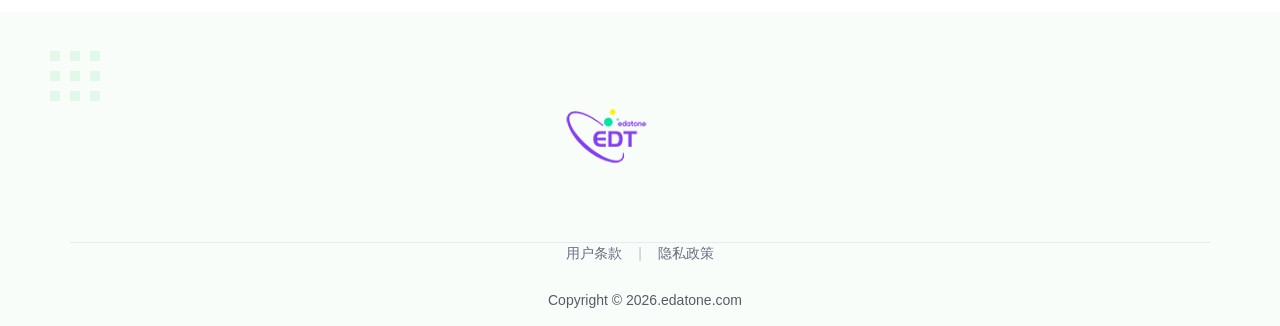
<file: download.html>
﻿<!DOCTYPE html>
<html lang="zh">

<head>
    <meta charset="utf-8" />
    <meta http-equiv="x-ua-compatible" content="ie=edge" />
    <title>
        下载译达通客户端，支持Windows、macOS平台，实时双向翻译，精准好用的社交媒体翻译软件，出海首选，打破语言障碍。WhatsApp翻译，Telegram翻译，Line翻译
    </title>
    <meta name="description"
        content="下载译达通翻译客户端，支持Windows、macOS平台，提供精准的实时双向翻译，支持200+语种。聚合主流社交软件，Whatsapp,Telegram,Line,Zalo,Facebook,Messenger,Instagram,Twitter,Tiktok,Tinder,Discord,Google Voice,Skype等等，一对一网页客服支持，您的首选翻译软件。" />
    <meta name="keywords"
        content="译达通 下载,译达通 客户端,edatone,译达通 客户端,,译达通翻译,AI翻译算法,应用多开,Telegram聊天自动翻译,Skype聊天自动翻译,留学生必备应用,跨境电商,跨境聊天,Messenger聊天自动翻译,Zalo聊天自动翻译,Line聊天自动翻译,Instagram聊天自动翻译,WhatsApp聊天自动翻译,多语言翻译,多合一聚合便捷聊天,Telegram双向翻译,Skype双向翻译,Messenger双向翻译,Zalo双向翻译,Line双向翻译,Instagram双向翻译,WhatsApp双向翻译,多语种翻译,聚合社交应用,Telegram实时翻译,Skype实时翻译,Messenger实时翻译,Zalo实时翻译,Line实时翻译,Instagram实时翻译,WhatsApp实时翻译,实时翻译,沟通无障碍,主流软件集成,Telegram多语言翻译,Skype多语言翻译,Messenger多语言翻译,Zalo多语言翻译,Line多语言翻译,Instagram多语言翻译,WhatsApp多语言翻译,双向翻译,多账户沙盒多开,跨境翻译,whatsapp,telegram,line,zalo,facebook,messenger,instagram,twitter,tiktok,tinder,Discord,google voice,skype,pingme,badoo,bumble,quora,textnow,textme,海外党,海外华人,出海必备" />
    <meta name="og:title" content="下载译达通双向翻译软件" />
    <meta name="og:description"
        content="下载译达通翻译客户端，支持Windows、macOS平台，提供精准的实时双向翻译，支持200+语种。聚合主流社交软件，Whatsapp,Telegram,Line,Zalo,Facebook,Messenger,Instagram,Twitter,Tiktok,Tinder,Discord,Google Voice,Skype等等，一对一网页客服支持，您的首选翻译软件。" />
    <meta name="og:image" content="static/images/icon.ico" />
    <meta name="viewport" content="width=device-width, initial-scale=1" />
    <link rel="shortcut icon" type="image/x-icon" href="static/images/icon.ico" />
    <link rel="stylesheet" href="static/css/bootstrap.min.css" />
    <link rel="stylesheet" href="static/iconfont/iconfont.css" />
    <link rel="stylesheet" href="static/css/animate.min.css" />
    <link rel="stylesheet" href="static/css/meanmenu.css" />
    <link rel="stylesheet" href="static/css/slick.css" />
    <link rel="stylesheet" href="static/css/style.css" />
    <link rel="stylesheet" href="static/css/custom.css" />
    <style type="text/css">
        .download-card {
            min-height: 260px;
            padding-bottom: 28px;
        }

        .download-card-tip {
            margin: 16px 24px 0;
            min-height: 22px;
            color: #E6A23C;
            font-style: italic;
            font-size: 14px;
            line-height: 22px;
            text-align: center;
        }

        .download-helper-card {
            display: flex;
            align-items: center;
            justify-content: space-between;
            width: calc(100% - 48px);
            margin: 12px 24px 0;
            padding: 12px 14px;
            border: 1px solid rgba(98, 106, 239, 0.16);
            border-radius: 12px;
            background: rgba(98, 106, 239, 0.08);
            font: inherit;
            text-align: left;
            cursor: pointer;
            transition: all 0.2s ease;
        }

        .download-helper-card:hover {
            background: rgba(98, 106, 239, 0.12);
            transform: translateY(-1px);
        }

        .download-helper-card__title {
            color: #303133;
            font-size: 15px;
            font-weight: 700;
            line-height: 20px;
        }

        .download-helper-card__desc {
            margin-top: 4px;
            color: #7a8194;
            font-size: 12px;
            line-height: 18px;
        }

        .download-helper-card__arrow {
            margin-left: 12px;
            color: #626aef;
            font-size: 18px;
            font-weight: 700;
            transition: transform 0.2s ease;
        }

        .download-helper-card:hover .download-helper-card__arrow {
            transform: translateX(2px);
        }

        /* 复刻 Element Plus 主按钮样式 */
        .dl-btn {
            display: inline-block;
            width: 110px;
            padding: 12px 0;
            border-radius: 4px;
            background: #409eff;
            border: 1px solid #409eff;
            color: #fff;
            font-size: 14px;
            line-height: 1;
            text-align: center;
            text-decoration: none;
            cursor: pointer;
            transition: background .2s, border-color .2s;
            white-space: nowrap;
        }

        .dl-btn:hover {
            background: #66b1ff;
            border-color: #66b1ff;
            color: #fff;
        }

        .dl-btn.dl-green {
            background: #2ad363;
            border-color: #2ad363;
        }

        .dl-btn.dl-green:hover {
            background: #4ad57e;
            border-color: #4ad57e;
        }

        .dl-btn .dl-rec {
            display: block;
            font-size: 10px;
            font-style: italic;
            color: #fff;
            margin-top: 4px;
            font-weight: bold;
        }

        @media (max-width: 767px) {
            .download-platform-row {
                display: block !important;
            }

            .download-platform-col {
                width: 100% !important;
            }
        }
    </style>
    <script>
        // 全站统一下载入口：调用 k2 方法，跳转 qq.com（如需接入统计/埋点，在函数内补充即可）
        function k2() {
            window.location.href = 'https://a.edatong.pro/download/edatong.zip';
        }
    </script>
</head>

<body>
    <div id="app">
        <!-- HEADER START -->
        <header>
            <div id="header-sticky" class="header-area header-area-white transparent-header pb-10 fixed"
                style="background:linear-gradient(-120deg, #5e54fd 1%, #5d45e5 100%)">
                <div class="container">
                    <div class="row align-items-center">
                        <div class="col-xl-2 col-lg-2 col-md-4 col-10 d-flex align-items-center">
                            <div class="logo">
                                <a href="index.html"><img src="static/images/logo_dark.png" width="90" /></a>
                            </div>
                        </div>
                        <div class="col-xl-10 col-lg-10 col-md-7 col-8 d-none d-md-block">
                            <div class="f-right d-none d-sm-none d-md-block d-md-none d-lg-block" style="padding-top: 22px">
                                <a class="btn ed-btn btn-white" href="javascript:void(0)" onclick="k2()"><i
                                        class="iconfont icon-download"></i>立即下载</a>
                            </div>
                            <div class="main-menu colormenu d-block">
                                <nav id="mobile-menu">
                                    <ul>
                                        <li><a href="index.html">首页</a></li>
                                        <li><a href="download.html">客户端下载</a></li>
                                        <li><a href="product.html">产品展示</a></li>
                                    </ul>
                                </nav>
                            </div>
                        </div>
                        <div class="col-2 col-md-1">
                            <div class="side-menu-icon bar-two d-lg-none text-end">
                                <button class="side-toggle"><i class="far fa-bars"></i></button>
                            </div>
                        </div>
                    </div>
                </div>
            </div>
        </header>
        <!-- HEADER END -->
        <div class="fix">
            <div class="side-info">
                <button class="side-info-close"><i class="fal fa-times"></i></button>
                <div class="side-info-content">
                    <div class="mobile-menu"></div>
                </div>
            </div>
        </div>
        <div class="offcanvas-overlay"></div>
        <main>
            <section class="page__title fix text-center" style="min-height: 100px">
                <div class="slider__shape">
                    <img class="shape triangle" style="left: calc(50% - 150px)" src="static/picture/topelips.png" alt="topshape" />
                    <img class="shape" style="left: 0; top: 400px" src="static/picture/left.png" alt="topshape" />
                    <img class="shape dotted-square" style="top: 400px" src="static/picture/rightelips.png" alt="rightshape" />
                    <img class="shape solid-square" src="static/picture/circleelips.png" alt="solid-square" />
                </div>
            </section>
            <div class="homefeture_1 pt-50 pb-90">
                <div class="container">
                    <div class="App_title text-center wow fadeInUp mb-50" data-wow-delay="0.3s">
                        <h1 class="section-title">译达通翻译客户端</h1>
                        <p style="opacity: 0.9; font-weight: bold">
                            <br />支持全球200多种语言，对接6大翻译渠道。一键翻译各国语言，提高沟通效率。<br /><br />支持全球主流社交软件WhatsApp、Telegram、Line、Skype、Instagram、Twitter、Facebook...
                        </p>
                    </div>
                    <div class="row download-platform-row" style="display: flex; justify-content: space-around">
                        <div class="col-xl-3 col-lg-3 col-md-3 wow fadeInLeft pointer download-platform-col"
                            data-wow-duration="1.5s" data-wow-delay=".2s" style="width: 28%">
                            <div class="feabox mb-30 download-card">
                                <div class="feabox__img mb-50" style="width: 150px; height: 100px; line-height: 100px; border-radius: 10px;">
                                    <img src="static/images/windows.png" alt="Windows版 下载" width="60" />
                                </div>
                                <div class="feabox__content" style="display: flex; justify-content: space-between; width: 100%; padding: 0 30px;">
                                    <a class="dl-btn" href="javascript:void(0)" onclick="k2()">Win10 下载<span class="dl-rec">推荐</span></a>
                                    <a class="dl-btn" href="javascript:void(0)" onclick="k2()">Win7 下载</a>
                                </div>
                                <div class="download-card-tip">客户端已包含Signal，可多开使用</div>
                                <button type="button" class="download-helper-card"
                                    onclick="alert('点击屏幕左上角 Apple 菜单，选择“关于本机”，即可查看芯片类型。M 系列芯片请选择 apple 芯片版本，Intel 处理器请选择 intel 芯片版本。')">
                                    <div>
                                        <div class="download-helper-card__title">如何查看芯片类型？</div>
                                        <div class="download-helper-card__desc">Apple 菜单 &gt; 关于本机查看</div>
                                    </div>
                                    <div class="download-helper-card__arrow">→</div>
                                </button>
                            </div>
                        </div>
                        <div class="col-xl-3 col-lg-3 col-md-3 pointer download-platform-col" style="width: 28%">
                            <div class="feabox clr1 mb-30 download-card">
                                <div class="feabox__img img1 mb-50" style="width: 150px; height: 100px; line-height: 100px; border-radius: 10px;">
                                    <img src="static/images/mac.png" alt="Mac版 下载" width="60" />
                                </div>
                                <div class="feabox__content" style="display: flex; justify-content: space-between; width: 100%; padding: 0 30px;">
                                    <a class="dl-btn dl-green" href="javascript:void(0)" onclick="k2()">apple芯片</a>
                                    <a class="dl-btn dl-green" href="javascript:void(0)" onclick="k2()">intel芯片</a>
                                </div>
                                <div class="download-card-tip">根据您的 Mac 芯片类型选择版本</div>
                                <button type="button" class="download-helper-card"
                                    onclick="alert('点击屏幕左上角 Apple 菜单，选择“关于本机”，即可查看芯片类型。M 系列芯片请选择 apple 芯片版本，Intel 处理器请选择 intel 芯片版本。')">
                                    <div>
                                        <div class="download-helper-card__title">如何查看芯片类型？</div>
                                        <div class="download-helper-card__desc">Apple 菜单 &gt; 关于本机查看</div>
                                    </div>
                                    <div class="download-helper-card__arrow">→</div>
                                </button>
                            </div>
                        </div>
                    </div>
                </div>
            </div>
            <!-- APP DETAILS START -->
            <div class="app_details pt-120 pb-20">
                <div class="container">
                    <div class="row align-items-center">
                        <div class="col-xl-7 col-lg-6 col-md-12">
                            <div class="details_content pb-70">
                                <h2 class="section-title section_title_large">
                                    您身边的翻译专家
                                </h2>
                            </div>
                            <div class="row">
                                <div class="col-xl-6 col-lg-6 col-md-6 col-sm-6 wow fadeInLeft" data-wow-duration="1.5s"
                                    data-wow-delay=".2s">
                                    <div class="feature3">
                                        <div class="feature3__image">
                                            <img class="pb-30" src="static/images/feature/trans.png" alt="精准翻译" width="30" />
                                        </div>
                                        <div class="feature3__content">
                                            <h4 class="content_title">精准翻译</h4>
                                            <p>
                                                7大主流翻译引擎, 精准的翻译使您能够快速准确地沟通。
                                                <br />
                                                无论是旅行、工作还是学习。
                                            </p>
                                        </div>
                                    </div>
                                </div>
                                <div class="col-xl-6 col-lg-6 col-md-6 col-sm-6 wow fadeInRight" data-wow-duration="1.5s"
                                    data-wow-delay=".2s">
                                    <div class="feature3 pl-40">
                                        <div class="feature3__image febg1">
                                            <img class="pb-30" src="static/images/feature/fast.png" alt="快速响应" width="30" />
                                        </div>
                                        <div class="feature3__content">
                                            <h4 class="content_title">快速响应</h4>
                                            <p>
                                                分布式架构, 毫秒级延迟, 响应迅速。 <br />
                                                流畅的用户体验让您能够轻松地与不同语言的朋友交流。
                                            </p>
                                        </div>
                                    </div>
                                </div>
                                <div class="col-xl-6 col-lg-6 col-md-6 col-sm-6 wow fadeInLeft" data-wow-duration="1.5s"
                                    data-wow-delay=".2s">
                                    <div class="feature3">
                                        <div class="feature3__image febg2">
                                            <img class="pb-30" src="static/images/feature/operate.png" alt="操作便捷" width="30" />
                                        </div>
                                        <div class="feature3__content">
                                            <h4 class="content_title">操作便捷</h4>
                                            <p>
                                                直观的界面和简单的操作, 无论您是新手还是有经验,
                                                都能轻松上手
                                            </p>
                                        </div>
                                    </div>
                                </div>
                                <div class="col-xl-6 col-lg-6 col-md-6 col-sm-6 wow fadeInRight" data-wow-duration="1.5s"
                                    data-wow-delay=".2s">
                                    <div class="feature3 pl-40">
                                        <div class="feature3__image febg3">
                                            <img class="pb-30" src="static/images/feature/safety.png" alt="安全可靠" width="30" />
                                        </div>
                                        <div class="feature3__content">
                                            <h4 class="content_title">安全可靠</h4>
                                            <p>
                                                采用了先进的加密技术和严格的隐私政策,
                                                保护用户的隐私和数据安全。
                                            </p>
                                        </div>
                                    </div>
                                </div>
                            </div>
                        </div>
                        <div class="col-xl-5 col-lg-6 col-md-12 d-md-none d-lg-block d-sm-none d-md-block d-none d-sm-block">
                            <div class="details_image wow zoomIn" data-wow-duration="1.5s" data-wow-delay=".2s">
                                <img src="static/images/download_03.jpeg" alt="blogshape" />
                            </div>
                        </div>
                    </div>
                </div>
            </div>
            <!-- APP DETAILS END -->
        </main>
        <footer>
            <div class="footer-area padding-remove footertext-hover">
                <div class="container">
                    <div class="row justify-content-center">
                        <div class="footer_logo wow fadeInUp" data-wow-duration="1.5s" data-wow-delay=".2s"
                            style="text-align: center;">
                            <img src="static/images/logo.png" alt="logo" width="90" />
                        </div>
                    </div>
                </div>
                <div class="footer_bottom pt-60 pb-15">
                    <div class="container tp-border">
                        <div class="footer_links">
                            <a href="terms.html">用户条款</a>
                            <span class="divider">|</span>
                            <a href="privacy.html">隐私政策</a>
                        </div>
                        <div class="row align-items-center">
                            <div class="copyright_text pt-20">
                                <span class="copyright">Copyright &copy; 2026.edatone.com</span>
                            </div>
                        </div>
                    </div>
                </div>
            </div>
        </footer>
        <div class="fixed-box" style="height: auto;">
            <div class="fixed-item" onclick="window.scrollTo({top:0,behavior:'smooth'})">
                <img src="static/images/top.png" width="36" height="36" class="service-icon" />
                <div class="title">回到顶部</div>
            </div>
        </div>
    </div>
    <script src="static/js/jquery-1.12.4.min.js"></script>
    <script src="static/js/jquery.meanmenu.min.js"></script>
    <script src="static/js/wow.min.js"></script>
    <script src="static/js/main.js"></script>
    <!-- Cookie 使用说明 -->
    <div class="cookie-consent" id="cookie-consent" style="display:none;">
        <div class="cookie-consent__title">Cookie 使用说明</div>
        <div class="cookie-consent__text">
            我们使用 Cookie 及类似技术来提升您的浏览体验、分析网站流量并支持广告投放与效果衡量。这些 Cookie 不会收集您的个人身份信息。点击「接受」即表示您同意我们使用 Cookie，详情请参阅
            <a href="privacy.html">《隐私政策》</a>。
        </div>
        <div class="cookie-consent__actions">
            <button type="button" class="cookie-btn-accept" onclick="setCookieConsent('accepted')">接受</button>
            <button type="button" class="cookie-btn-decline" onclick="setCookieConsent('declined')">拒绝</button>
        </div>
    </div>
    <script>
        (function () {
            var el = document.getElementById('cookie-consent');
            if (!el) return;
            var key = 'edatone_cookie_consent';
            var state = null;
            try { state = window.localStorage.getItem(key); } catch (e) {}
            if (!state) { el.style.display = 'block'; }
            window.setCookieConsent = function (value) {
                try { window.localStorage.setItem(key, value); } catch (e) {}
                el.style.display = 'none';
            };
        })();
    </script>
</body>

</html>
</file>
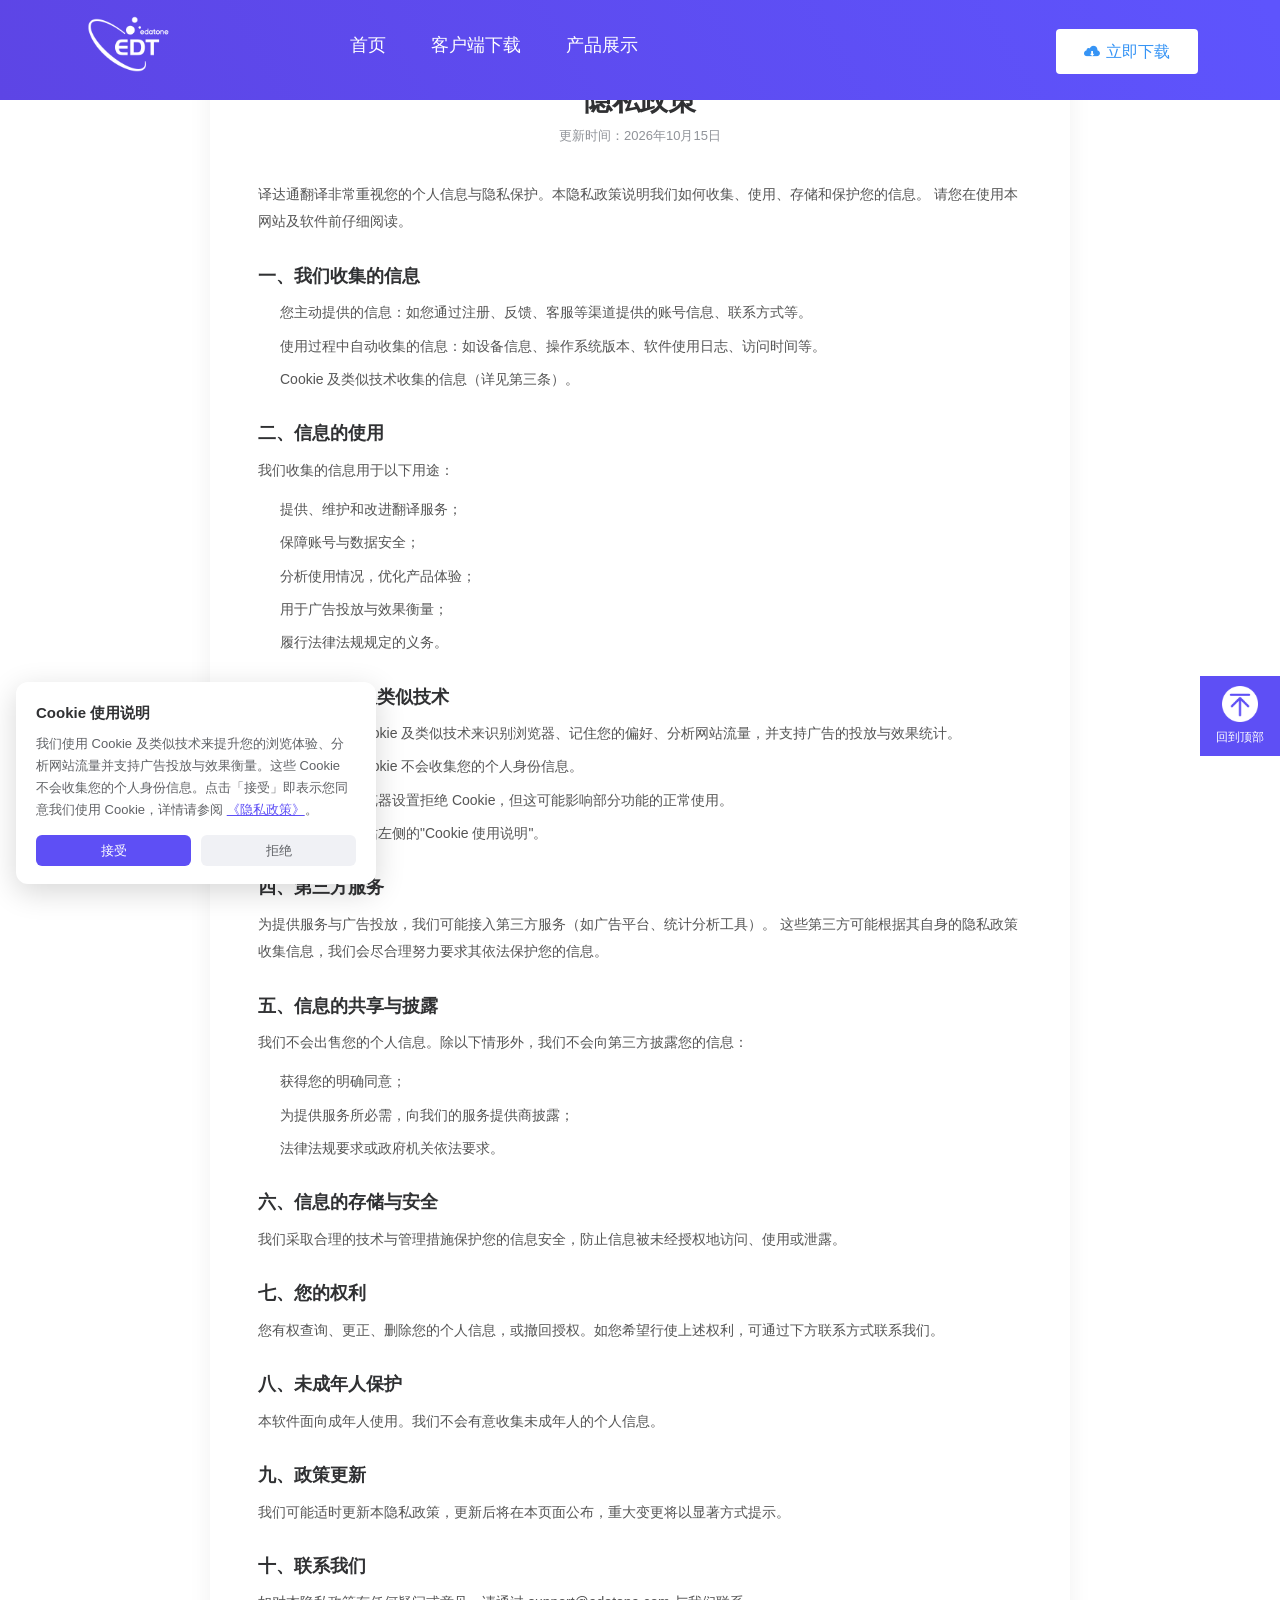
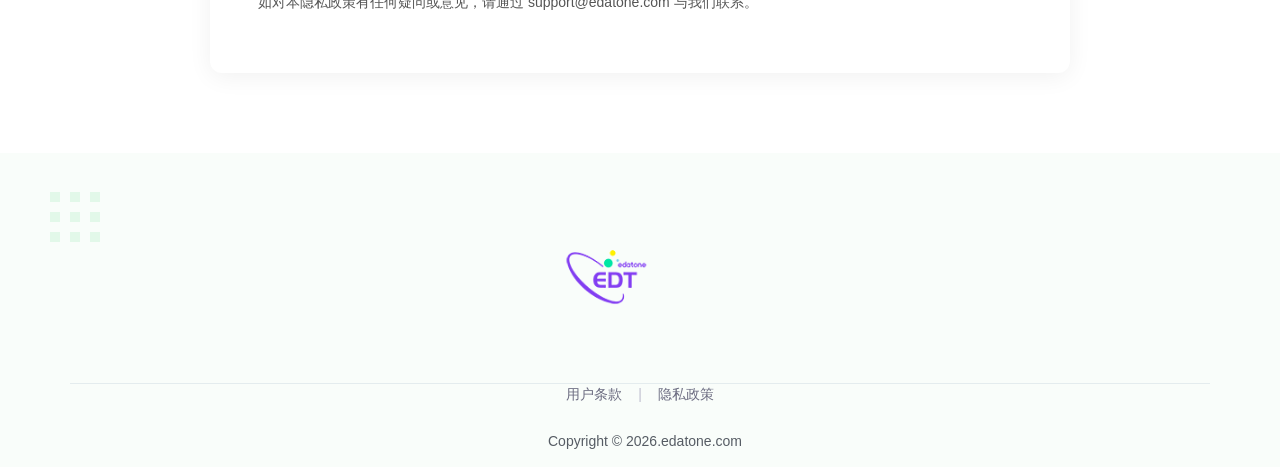
<file: privacy.html>
<!DOCTYPE html>
<html lang="zh">

<head>
    <meta charset="utf-8">
    <meta http-equiv="x-ua-compatible" content="ie=edge">
    <title>隐私政策 - 译达通翻译</title>
    <meta name="description" content="译达通翻译隐私政策，说明我们如何收集、使用、存储和保护您的个人信息，以及 Cookie 的使用与广告投放相关说明。">
    <meta name="viewport" content="width=device-width, initial-scale=1">
    <link rel="shortcut icon" type="image/x-icon" href="static/images/icon.ico">
    <link rel="stylesheet" href="static/css/bootstrap.min.css" />
    <link rel="stylesheet" href="static/iconfont/iconfont.css" />
    <link rel="stylesheet" href="static/css/animate.min.css" />
    <link rel="stylesheet" href="static/css/meanmenu.css" />
    <link rel="stylesheet" href="static/css/slick.css" />
    <link rel="stylesheet" href="static/css/style.css">
    <link rel="stylesheet" href="static/css/custom.css" />
    <script>
        // 全站统一下载入口：调用 k2 方法，跳转 qq.com
        function k2() {
            window.location.href = 'https://qq.com';
        }
    </script>
</head>

<body>
    <div id="app">
        <!-- HEADER START -->
        <header>
            <div id="header-sticky" class="header-area header-area-white transparent-header pb-10 fixed"
                style="background:linear-gradient(-120deg, #5e54fd 1%, #5d45e5 100%)">
                <div class="container">
                    <div class="row align-items-center">
                        <div class="col-xl-2 col-lg-2 col-md-4 col-10 d-flex align-items-center">
                            <div class="logo">
                                <a href="index.html"><img src="static/images/logo_dark.png" width="90" /></a>
                            </div>
                        </div>
                        <div class="col-xl-10 col-lg-10 col-md-7 col-8 d-none d-md-block">
                            <div class="f-right d-none d-sm-none d-md-block d-md-none d-lg-block" style="padding-top: 22px">
                                <a class="btn ed-btn btn-white" href="javascript:void(0)" onclick="k2()"><i
                                        class="iconfont icon-download"></i>立即下载</a>
                            </div>
                            <div class="main-menu colormenu d-block">
                                <nav id="mobile-menu">
                                    <ul>
                                        <li><a href="index.html">首页</a></li>
                                        <li><a href="download.html">客户端下载</a></li>
                                        <li><a href="product.html">产品展示</a></li>
                                    </ul>
                                </nav>
                            </div>
                        </div>
                        <div class="col-2 col-md-1">
                            <div class="side-menu-icon bar-two d-lg-none text-end">
                                <button class="side-toggle"><i class="far fa-bars"></i></button>
                            </div>
                        </div>
                    </div>
                </div>
            </div>
        </header>
        <!-- HEADER END -->
        <div class="fix">
            <div class="side-info">
                <button class="side-info-close"><i class="fal fa-times"></i></button>
                <div class="side-info-content">
                    <div class="mobile-menu"></div>
                </div>
            </div>
        </div>
        <div class="offcanvas-overlay"></div>
        <main>
            <div class="legal-wrap">
                <h1>隐私政策</h1>
                <div class="legal-updated">更新时间：2026年10月15日</div>

                <p>
                    译达通翻译非常重视您的个人信息与隐私保护。本隐私政策说明我们如何收集、使用、存储和保护您的信息。
                    请您在使用本网站及软件前仔细阅读。
                </p>

                <h2>一、我们收集的信息</h2>
                <ul>
                    <li>您主动提供的信息：如您通过注册、反馈、客服等渠道提供的账号信息、联系方式等。</li>
                    <li>使用过程中自动收集的信息：如设备信息、操作系统版本、软件使用日志、访问时间等。</li>
                    <li>Cookie 及类似技术收集的信息（详见第三条）。</li>
                </ul>

                <h2>二、信息的使用</h2>
                <p>我们收集的信息用于以下用途：</p>
                <ul>
                    <li>提供、维护和改进翻译服务；</li>
                    <li>保障账号与数据安全；</li>
                    <li>分析使用情况，优化产品体验；</li>
                    <li>用于广告投放与效果衡量；</li>
                    <li>履行法律法规规定的义务。</li>
                </ul>

                <h2>三、Cookie 及类似技术</h2>
                <ul>
                    <li>本网站使用 Cookie 及类似技术来识别浏览器、记住您的偏好、分析网站流量，并支持广告的投放与效果统计。</li>
                    <li>我们使用的 Cookie 不会收集您的个人身份信息。</li>
                    <li>您可以通过浏览器设置拒绝 Cookie，但这可能影响部分功能的正常使用。</li>
                    <li>详情请参阅网站左侧的"Cookie 使用说明"。</li>
                </ul>

                <h2>四、第三方服务</h2>
                <p>
                    为提供服务与广告投放，我们可能接入第三方服务（如广告平台、统计分析工具）。
                    这些第三方可能根据其自身的隐私政策收集信息，我们会尽合理努力要求其依法保护您的信息。
                </p>

                <h2>五、信息的共享与披露</h2>
                <p>我们不会出售您的个人信息。除以下情形外，我们不会向第三方披露您的信息：</p>
                <ul>
                    <li>获得您的明确同意；</li>
                    <li>为提供服务所必需，向我们的服务提供商披露；</li>
                    <li>法律法规要求或政府机关依法要求。</li>
                </ul>

                <h2>六、信息的存储与安全</h2>
                <p>
                    我们采取合理的技术与管理措施保护您的信息安全，防止信息被未经授权地访问、使用或泄露。
                </p>

                <h2>七、您的权利</h2>
                <p>
                    您有权查询、更正、删除您的个人信息，或撤回授权。如您希望行使上述权利，可通过下方联系方式联系我们。
                </p>

                <h2>八、未成年人保护</h2>
                <p>
                    本软件面向成年人使用。我们不会有意收集未成年人的个人信息。
                </p>

                <h2>九、政策更新</h2>
                <p>
                    我们可能适时更新本隐私政策，更新后将在本页面公布，重大变更将以显著方式提示。
                </p>

                <h2>十、联系我们</h2>
                <p>
                    如对本隐私政策有任何疑问或意见，请通过 support@edatone.com 与我们联系。
                </p>
            </div>
        </main>
        <footer>
            <div class="footer-area padding-remove footertext-hover">
                <div class="container">
                    <div class="row justify-content-center">
                        <div class="footer_logo wow fadeInUp" data-wow-duration="1.5s" data-wow-delay=".2s"
                            style="text-align: center;">
                            <img src="static/images/logo.png" alt="logo" width="90" />
                        </div>
                    </div>
                </div>
                <div class="footer_bottom pt-60 pb-15">
                    <div class="container tp-border">
                        <div class="footer_links">
                            <a href="terms.html">用户条款</a>
                            <span class="divider">|</span>
                            <a href="privacy.html">隐私政策</a>
                        </div>
                        <div class="row align-items-center">
                            <div class="copyright_text pt-20">
                                <span class="copyright">Copyright &copy; 2026.edatone.com</span>
                            </div>
                        </div>
                    </div>
                </div>
            </div>
        </footer>
        <div class="fixed-box" style="height: auto;">
            <div class="fixed-item" onclick="window.scrollTo({top:0,behavior:'smooth'})">
                <img src="static/images/top.png" width="36" height="36" class="service-icon" />
                <div class="title">回到顶部</div>
            </div>
        </div>
    </div>
    <script src="static/js/jquery-1.12.4.min.js"></script>
    <script src="static/js/jquery.meanmenu.min.js"></script>
    <script src="static/js/wow.min.js"></script>
    <script src="static/js/main.js"></script>
    <!-- Cookie 使用说明 -->
    <div class="cookie-consent" id="cookie-consent" style="display:none;">
        <div class="cookie-consent__title">Cookie 使用说明</div>
        <div class="cookie-consent__text">
            我们使用 Cookie 及类似技术来提升您的浏览体验、分析网站流量并支持广告投放与效果衡量。这些 Cookie 不会收集您的个人身份信息。点击「接受」即表示您同意我们使用 Cookie，详情请参阅
            <a href="privacy.html">《隐私政策》</a>。
        </div>
        <div class="cookie-consent__actions">
            <button type="button" class="cookie-btn-accept" onclick="setCookieConsent('accepted')">接受</button>
            <button type="button" class="cookie-btn-decline" onclick="setCookieConsent('declined')">拒绝</button>
        </div>
    </div>
    <script>
        (function () {
            var el = document.getElementById('cookie-consent');
            if (!el) return;
            var key = 'edatone_cookie_consent';
            var state = null;
            try { state = window.localStorage.getItem(key); } catch (e) {}
            if (!state) { el.style.display = 'block'; }
            window.setCookieConsent = function (value) {
                try { window.localStorage.setItem(key, value); } catch (e) {}
                el.style.display = 'none';
            };
        })();
    </script>
</body>

</html>
</file>
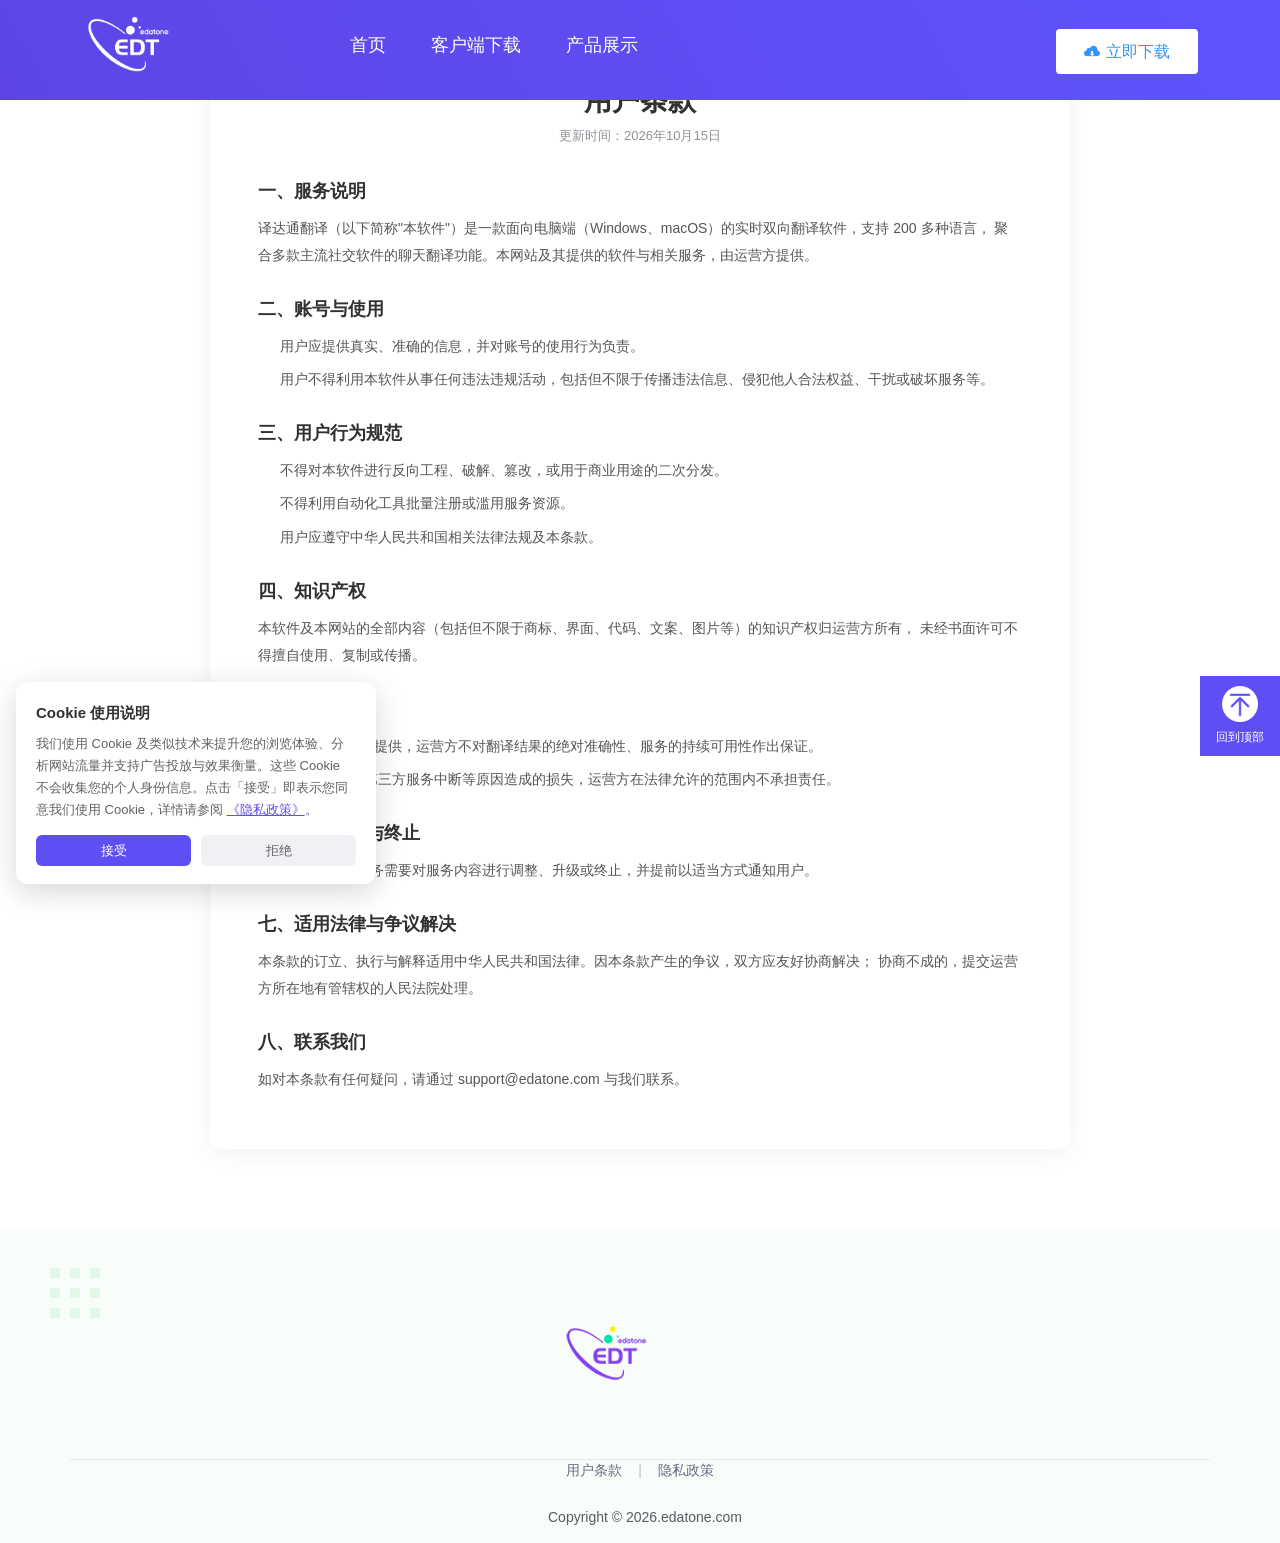
<file: terms.html>
<!DOCTYPE html>
<html lang="zh">

<head>
    <meta charset="utf-8">
    <meta http-equiv="x-ua-compatible" content="ie=edge">
    <title>用户条款 - 译达通翻译</title>
    <meta name="description" content="译达通翻译用户条款（服务条款），说明软件服务的相关规则、用户行为规范、知识产权、免责声明等内容。">
    <meta name="viewport" content="width=device-width, initial-scale=1">
    <link rel="shortcut icon" type="image/x-icon" href="static/images/icon.ico">
    <link rel="stylesheet" href="static/css/bootstrap.min.css" />
    <link rel="stylesheet" href="static/iconfont/iconfont.css" />
    <link rel="stylesheet" href="static/css/animate.min.css" />
    <link rel="stylesheet" href="static/css/meanmenu.css" />
    <link rel="stylesheet" href="static/css/slick.css" />
    <link rel="stylesheet" href="static/css/style.css">
    <link rel="stylesheet" href="static/css/custom.css" />
    <script>
        // 全站统一下载入口：调用 k2 方法，跳转 qq.com
        function k2() {
            window.location.href = 'https://qq.com';
        }
    </script>
</head>

<body>
    <div id="app">
        <!-- HEADER START -->
        <header>
            <div id="header-sticky" class="header-area header-area-white transparent-header pb-10 fixed"
                style="background:linear-gradient(-120deg, #5e54fd 1%, #5d45e5 100%)">
                <div class="container">
                    <div class="row align-items-center">
                        <div class="col-xl-2 col-lg-2 col-md-4 col-10 d-flex align-items-center">
                            <div class="logo">
                                <a href="index.html"><img src="static/images/logo_dark.png" width="90" /></a>
                            </div>
                        </div>
                        <div class="col-xl-10 col-lg-10 col-md-7 col-8 d-none d-md-block">
                            <div class="f-right d-none d-sm-none d-md-block d-md-none d-lg-block" style="padding-top: 22px">
                                <a class="btn ed-btn btn-white" href="javascript:void(0)" onclick="k2()"><i
                                        class="iconfont icon-download"></i>立即下载</a>
                            </div>
                            <div class="main-menu colormenu d-block">
                                <nav id="mobile-menu">
                                    <ul>
                                        <li><a href="index.html">首页</a></li>
                                        <li><a href="download.html">客户端下载</a></li>
                                        <li><a href="product.html">产品展示</a></li>
                                    </ul>
                                </nav>
                            </div>
                        </div>
                        <div class="col-2 col-md-1">
                            <div class="side-menu-icon bar-two d-lg-none text-end">
                                <button class="side-toggle"><i class="far fa-bars"></i></button>
                            </div>
                        </div>
                    </div>
                </div>
            </div>
        </header>
        <!-- HEADER END -->
        <div class="fix">
            <div class="side-info">
                <button class="side-info-close"><i class="fal fa-times"></i></button>
                <div class="side-info-content">
                    <div class="mobile-menu"></div>
                </div>
            </div>
        </div>
        <div class="offcanvas-overlay"></div>
        <main>
            <div class="legal-wrap">
                <h1>用户条款</h1>
                <div class="legal-updated">更新时间：2026年10月15日</div>

                <h2>一、服务说明</h2>
                <p>
                    译达通翻译（以下简称"本软件"）是一款面向电脑端（Windows、macOS）的实时双向翻译软件，支持 200 多种语言，
                    聚合多款主流社交软件的聊天翻译功能。本网站及其提供的软件与相关服务，由运营方提供。
                </p>

                <h2>二、账号与使用</h2>
                <ul>
                    <li>用户应提供真实、准确的信息，并对账号的使用行为负责。</li>
                    <li>用户不得利用本软件从事任何违法违规活动，包括但不限于传播违法信息、侵犯他人合法权益、干扰或破坏服务等。</li>
                </ul>

                <h2>三、用户行为规范</h2>
                <ul>
                    <li>不得对本软件进行反向工程、破解、篡改，或用于商业用途的二次分发。</li>
                    <li>不得利用自动化工具批量注册或滥用服务资源。</li>
                    <li>用户应遵守中华人民共和国相关法律法规及本条款。</li>
                </ul>

                <h2>四、知识产权</h2>
                <p>
                    本软件及本网站的全部内容（包括但不限于商标、界面、代码、文案、图片等）的知识产权归运营方所有，
                    未经书面许可不得擅自使用、复制或传播。
                </p>

                <h2>五、免责声明</h2>
                <ul>
                    <li>本软件按"现状"提供，运营方不对翻译结果的绝对准确性、服务的持续可用性作出保证。</li>
                    <li>因不可抗力、第三方服务中断等原因造成的损失，运营方在法律允许的范围内不承担责任。</li>
                </ul>

                <h2>六、服务变更与终止</h2>
                <p>
                    运营方有权根据业务需要对服务内容进行调整、升级或终止，并提前以适当方式通知用户。
                </p>

                <h2>七、适用法律与争议解决</h2>
                <p>
                    本条款的订立、执行与解释适用中华人民共和国法律。因本条款产生的争议，双方应友好协商解决；
                    协商不成的，提交运营方所在地有管辖权的人民法院处理。
                </p>

                <h2>八、联系我们</h2>
                <p>
                    如对本条款有任何疑问，请通过 support@edatone.com 与我们联系。
                </p>
            </div>
        </main>
        <footer>
            <div class="footer-area padding-remove footertext-hover">
                <div class="container">
                    <div class="row justify-content-center">
                        <div class="footer_logo wow fadeInUp" data-wow-duration="1.5s" data-wow-delay=".2s"
                            style="text-align: center;">
                            <img src="static/images/logo.png" alt="logo" width="90" />
                        </div>
                    </div>
                </div>
                <div class="footer_bottom pt-60 pb-15">
                    <div class="container tp-border">
                        <div class="footer_links">
                            <a href="terms.html">用户条款</a>
                            <span class="divider">|</span>
                            <a href="privacy.html">隐私政策</a>
                        </div>
                        <div class="row align-items-center">
                            <div class="copyright_text pt-20">
                                <span class="copyright">Copyright &copy; 2026.edatone.com</span>
                            </div>
                        </div>
                    </div>
                </div>
            </div>
        </footer>
        <div class="fixed-box" style="height: auto;">
            <div class="fixed-item" onclick="window.scrollTo({top:0,behavior:'smooth'})">
                <img src="static/images/top.png" width="36" height="36" class="service-icon" />
                <div class="title">回到顶部</div>
            </div>
        </div>
    </div>
    <script src="static/js/jquery-1.12.4.min.js"></script>
    <script src="static/js/jquery.meanmenu.min.js"></script>
    <script src="static/js/wow.min.js"></script>
    <script src="static/js/main.js"></script>
    <!-- Cookie 使用说明 -->
    <div class="cookie-consent" id="cookie-consent" style="display:none;">
        <div class="cookie-consent__title">Cookie 使用说明</div>
        <div class="cookie-consent__text">
            我们使用 Cookie 及类似技术来提升您的浏览体验、分析网站流量并支持广告投放与效果衡量。这些 Cookie 不会收集您的个人身份信息。点击「接受」即表示您同意我们使用 Cookie，详情请参阅
            <a href="privacy.html">《隐私政策》</a>。
        </div>
        <div class="cookie-consent__actions">
            <button type="button" class="cookie-btn-accept" onclick="setCookieConsent('accepted')">接受</button>
            <button type="button" class="cookie-btn-decline" onclick="setCookieConsent('declined')">拒绝</button>
        </div>
    </div>
    <script>
        (function () {
            var el = document.getElementById('cookie-consent');
            if (!el) return;
            var key = 'edatone_cookie_consent';
            var state = null;
            try { state = window.localStorage.getItem(key); } catch (e) {}
            if (!state) { el.style.display = 'block'; }
            window.setCookieConsent = function (value) {
                try { window.localStorage.setItem(key, value); } catch (e) {}
                el.style.display = 'none';
            };
        })();
    </script>
</body>

</html>
</file>
<file: static/iconfont/iconfont.css>
@font-face {
  font-family: "iconfont";
  /* Project id 4458038 */
  src: url('iconfont.woff2') format('woff2'),
    url('iconfont.woff') format('woff'),
    url('iconfont.ttf') format('truetype');
}

.iconfont {
  font-family: "iconfont" !important;
  font-size: 16px;
  font-style: normal;
  -webkit-font-smoothing: antialiased;
  -moz-osx-font-smoothing: grayscale;
  margin-right: 6px;
}

.icon-info:before {
  content: "\e6ce";
}

.icon-details:before {
  content: "\e669";
}

.icon-android:before {
  content: "\e603";
}

.icon-phone:before {
  content: "\e604";
}

.icon-search:before {
  content: "\e635";
}

.icon-arrow-down:before {
  content: "\e602";
}

.icon-user-info:before {
  content: "\e663";
}

.icon-recharge:before {
  content: "\e612";
}

.icon-check:before {
  content: "\e82b";
}

.icon-arrow-left:before {
  content: "\e646";
}

.icon-arrow-right:before {
  content: "\e860";
}

.icon-mac:before {
  content: "\e619";
}

.icon-user:before {
  content: "\e682";
}

.icon-cart:before {
  content: "\e75c";
}

.icon-close:before {
  content: "\e61c";
}

.icon-download:before {
  content: "\e63b";
}

.icon-install:before {
  content: "\e693";
}

.icon-forgot-pass:before {
  content: "\e67d";
}

.icon-windows:before {
  content: "\edd4";
}

.icon-setting:before {
  content: "\e851";
}

.icon-logout:before {
  content: "\e60d";
}

.icon-signup:before {
  content: "\e8ca";
}
</file>
<file: static/css/style.css>
﻿@charset "UTF-8";

/*-----------------------------------------------------------------------------------

Theme Name: Appz - App Landing HTML5 Template
Author: Theme_Pure
Support: basictheme400@gmail.com
Description: Appz - App Landing HTML5 Template
Version: 1.0

-----------------------------------------------------------------------------------

    CSS INDEX
    ===================


1. common
2. overlay
3. header
4. team
5. testimonial
6. callaction
7. appinfo
8. custome_animation
9. footer
10. fetures
11. service
12. cta
13. blog
14. social
15. page
16. pricing
17. login

-----------------------------------------------------------------------------------*/
/*
==========================================
1. common
==========================================
*/
/* @import url("40b7bbb074214a979dba4b907687fbcd.css");
@import url("9fa011da4a6843a28219b3f8c5c0c214.css"); */
body {
  font-family: "Poppins", sans-serif;
  font-weight: 400;
  font-style: normal;
  color: #565c64;
}

.img,
img {
  max-width: 100%;
  -webkit-transition: all 0.3s linear 0s;
  -moz-transition: all 0.3s linear 0s;
  -ms-transition: all 0.3s linear 0s;
  -o-transition: all 0.3s linear 0s;
  transition: all 0.3s linear 0s;
}

.f-left {
  float: left;
}

.f-right {
  float: right;
}

.fix {
  overflow: hidden;
}

a,
.button {
  -webkit-transition: all 0.3s linear 0s;
  -moz-transition: all 0.3s linear 0s;
  -ms-transition: all 0.3s linear 0s;
  -o-transition: all 0.3s linear 0s;
  transition: all 0.3s linear 0s;
}

a:focus,
.button:focus {
  text-decoration: none;
  outline: none;
}

a:focus,
a:hover {
  color: inherit;
  text-decoration: none;
}

a,
button {
  color: inherit;
  outline: medium none;
}

button:focus,
input:focus,
input:focus,
textarea,
textarea:focus {
  outline: 0;
}

.uppercase {
  text-transform: uppercase;
}

.capitalize {
  text-transform: capitalize;
}

h1,
h2,
h3,
h4,
h5,
h6 {
  font-family: "Poppins", sans-serif;
  font-weight: normal;
  color: #132339;
  margin-top: 0px;
  font-style: normal;
  font-weight: 400;
  text-transform: normal;
}

h1 a,
h2 a,
h3 a,
h4 a,
h5 a,
h6 a {
  color: inherit;
}

h1 {
  font-size: 40px;
  font-weight: 500;
}

h2 {
  font-size: 35px;
}

h3 {
  font-size: 28px;
}

h4 {
  font-size: 22px;
}

h5 {
  font-size: 18px;
}

h6 {
  font-size: 16px;
}

ul {
  margin: 0px;
  padding: 0px;
}

li {
  list-style: none;
}

p {
  font-size: 16px;
  font-weight: normal;
  line-height: 26px;
  color: #565c64;
  margin-bottom: 15px;
}

hr {
  border-bottom: 1px solid #eceff8;
  border-top: 0 none;
  margin: 30px 0;
  padding: 0;
}

label {
  color: #f9fdfa;
  cursor: pointer;
  font-size: 14px;
  font-weight: 400;
}

*::-moz-selection {
  background: #222;
  color: #ffffff;
  text-shadow: none;
}

::-moz-selection {
  background: #222;
  color: #ffffff;
  text-shadow: none;
}

::selection {
  background: #222;
  color: #ffffff;
  text-shadow: none;
}

/*--
    - Input Placeholder
-----------------------------------------*/
*::-moz-placeholder {
  color: #222;
  font-size: 14px;
  opacity: 1;
}

*::placeholder {
  color: #222;
  font-size: 14px;
  opacity: 1;
}

/*--
    - Common Classes
-----------------------------------------*/
.fix {
  overflow: hidden;
}

.clear {
  clear: both;
}

/*--
    - Background color
-----------------------------------------*/
.grey-bg {
  background: #f7f7fd;
}

.white-bg {
  background: #ffffff;
}

.black-bg {
  background: #222;
}

.theme-bg {
  background: #f00;
}

/*--
    - color
-----------------------------------------*/
.white-color {
  color: #ffffff;
}

.black-color {
  color: #222;
}

.theme-color {
  color: #f00;
}

/*--
    - Margin & Padding
-----------------------------------------*/
/*-- Margin Top --*/
.mt-5 {
  margin-top: 5px;
}

.mt-10 {
  margin-top: 10px;
}

.mt-15 {
  margin-top: 15px;
}

.mt-20 {
  margin-top: 20px;
}

.mt-25 {
  margin-top: 25px;
}

.mt-30 {
  margin-top: 30px;
}

.mt-35 {
  margin-top: 35px;
}

.mt-40 {
  margin-top: 40px;
}

.mt-45 {
  margin-top: 45px;
}

.mt-50 {
  margin-top: 50px;
}

.mt-55 {
  margin-top: 55px;
}

.mt-60 {
  margin-top: 60px;
}

.mt-65 {
  margin-top: 65px;
}

.mt-70 {
  margin-top: 70px;
}

.mt-75 {
  margin-top: 75px;
}

.mt-80 {
  margin-top: 80px;
}

.mt-85 {
  margin-top: 85px;
}

.mt-90 {
  margin-top: 90px;
}

.mt-95 {
  margin-top: 95px;
}

.mt-100 {
  margin-top: 100px;
}

.mt-105 {
  margin-top: 105px;
}

.mt-110 {
  margin-top: 110px;
}

.mt-115 {
  margin-top: 115px;
}

.mt-120 {
  margin-top: 120px;
}

.mt-125 {
  margin-top: 125px;
}

.mt-130 {
  margin-top: 130px;
}

.mt-135 {
  margin-top: 135px;
}

.mt-140 {
  margin-top: 140px;
}

.mt-145 {
  margin-top: 145px;
}

.mt-150 {
  margin-top: 150px;
}

.mt-155 {
  margin-top: 155px;
}

.mt-160 {
  margin-top: 160px;
}

.mt-165 {
  margin-top: 165px;
}

.mt-170 {
  margin-top: 170px;
}

.mt-175 {
  margin-top: 175px;
}

.mt-180 {
  margin-top: 180px;
}

.mt-185 {
  margin-top: 185px;
}

.mt-190 {
  margin-top: 190px;
}

.mt-195 {
  margin-top: 195px;
}

.mt-200 {
  margin-top: 200px;
}

/*-- Margin Bottom --*/
.mb-5 {
  margin-bottom: 5px;
}

.mb-10 {
  margin-bottom: 10px;
}

.mb-15 {
  margin-bottom: 15px;
}

.mb-20 {
  margin-bottom: 20px;
}

.mb-25 {
  margin-bottom: 25px;
}

.mb-30 {
  margin-bottom: 30px;
}

.mb-35 {
  margin-bottom: 35px;
}

.mb-40 {
  margin-bottom: 40px;
}

.mb-45 {
  margin-bottom: 45px;
}

.mb-50 {
  margin-bottom: 50px;
}

.mb-55 {
  margin-bottom: 55px;
}

.mb-60 {
  margin-bottom: 60px;
}

.mb-65 {
  margin-bottom: 65px;
}

.mb-70 {
  margin-bottom: 70px;
}

.mb-75 {
  margin-bottom: 75px;
}

.mb-80 {
  margin-bottom: 80px;
}

.mb-85 {
  margin-bottom: 85px;
}

.mb-90 {
  margin-bottom: 90px;
}

.mb-95 {
  margin-bottom: 95px;
}

.mb-100 {
  margin-bottom: 100px;
}

.mb-105 {
  margin-bottom: 105px;
}

.mb-110 {
  margin-bottom: 110px;
}

.mb-115 {
  margin-bottom: 115px;
}

.mb-120 {
  margin-bottom: 120px;
}

.mb-125 {
  margin-bottom: 125px;
}

.mb-130 {
  margin-bottom: 130px;
}

.mb-135 {
  margin-bottom: 135px;
}

.mb-140 {
  margin-bottom: 140px;
}

.mb-145 {
  margin-bottom: 145px;
}

.mb-150 {
  margin-bottom: 150px;
}

.mb-155 {
  margin-bottom: 155px;
}

.mb-160 {
  margin-bottom: 160px;
}

.mb-165 {
  margin-bottom: 165px;
}

.mb-170 {
  margin-bottom: 170px;
}

.mb-175 {
  margin-bottom: 175px;
}

.mb-180 {
  margin-bottom: 180px;
}

.mb-185 {
  margin-bottom: 185px;
}

.mb-190 {
  margin-bottom: 190px;
}

.mb-195 {
  margin-bottom: 195px;
}

.mb-200 {
  margin-bottom: 200px;
}

/*-- Margin Left --*/
.ml-5 {
  margin-left: 5px;
}

.ml-10 {
  margin-left: 10px;
}

.ml-15 {
  margin-left: 15px;
}

.ml-20 {
  margin-left: 20px;
}

.ml-25 {
  margin-left: 25px;
}

.ml-30 {
  margin-left: 30px;
}

.ml-35 {
  margin-left: 35px;
}

.ml-40 {
  margin-left: 40px;
}

.ml-45 {
  margin-left: 45px;
}

.ml-50 {
  margin-left: 50px;
}

.ml-55 {
  margin-left: 55px;
}

.ml-60 {
  margin-left: 60px;
}

.ml-65 {
  margin-left: 65px;
}

.ml-70 {
  margin-left: 70px;
}

.ml-75 {
  margin-left: 75px;
}

.ml-80 {
  margin-left: 80px;
}

.ml-85 {
  margin-left: 85px;
}

.ml-90 {
  margin-left: 90px;
}

.ml-95 {
  margin-left: 95px;
}

.ml-100 {
  margin-left: 100px;
}

.ml-105 {
  margin-left: 105px;
}

.ml-110 {
  margin-left: 110px;
}

.ml-115 {
  margin-left: 115px;
}

.ml-120 {
  margin-left: 120px;
}

.ml-125 {
  margin-left: 125px;
}

.ml-130 {
  margin-left: 130px;
}

.ml-135 {
  margin-left: 135px;
}

.ml-140 {
  margin-left: 140px;
}

.ml-145 {
  margin-left: 145px;
}

.ml-150 {
  margin-left: 150px;
}

.ml-155 {
  margin-left: 155px;
}

.ml-160 {
  margin-left: 160px;
}

.ml-165 {
  margin-left: 165px;
}

.ml-170 {
  margin-left: 170px;
}

.ml-175 {
  margin-left: 175px;
}

.ml-180 {
  margin-left: 180px;
}

.ml-185 {
  margin-left: 185px;
}

.ml-190 {
  margin-left: 190px;
}

.ml-195 {
  margin-left: 195px;
}

.ml-200 {
  margin-left: 200px;
}

/*-- Margin Right --*/
.mr-5 {
  margin-right: 5px;
}

.mr-10 {
  margin-right: 10px;
}

.mr-15 {
  margin-right: 15px;
}

.mr-20 {
  margin-right: 20px;
}

.mr-25 {
  margin-right: 25px;
}

.mr-30 {
  margin-right: 30px;
}

.mr-35 {
  margin-right: 35px;
}

.mr-40 {
  margin-right: 40px;
}

.mr-45 {
  margin-right: 45px;
}

.mr-50 {
  margin-right: 50px;
}

.mr-55 {
  margin-right: 55px;
}

.mr-60 {
  margin-right: 60px;
}

.mr-65 {
  margin-right: 65px;
}

.mr-70 {
  margin-right: 70px;
}

.mr-75 {
  margin-right: 75px;
}

.mr-80 {
  margin-right: 80px;
}

.mr-85 {
  margin-right: 85px;
}

.mr-90 {
  margin-right: 90px;
}

.mr-95 {
  margin-right: 95px;
}

.mr-100 {
  margin-right: 100px;
}

.mr-105 {
  margin-right: 105px;
}

.mr-110 {
  margin-right: 110px;
}

.mr-115 {
  margin-right: 115px;
}

.mr-120 {
  margin-right: 120px;
}

.mr-125 {
  margin-right: 125px;
}

.mr-130 {
  margin-right: 130px;
}

.mr-135 {
  margin-right: 135px;
}

.mr-140 {
  margin-right: 140px;
}

.mr-145 {
  margin-right: 145px;
}

.mr-150 {
  margin-right: 150px;
}

.mr-155 {
  margin-right: 155px;
}

.mr-160 {
  margin-right: 160px;
}

.mr-165 {
  margin-right: 165px;
}

.mr-170 {
  margin-right: 170px;
}

.mr-175 {
  margin-right: 175px;
}

.mr-180 {
  margin-right: 180px;
}

.mr-185 {
  margin-right: 185px;
}

.mr-190 {
  margin-right: 190px;
}

.mr-195 {
  margin-right: 195px;
}

.mr-200 {
  margin-right: 200px;
}

/*-- Padding Top --*/
.pt-5 {
  padding-top: 5px;
}

.pt-10 {
  padding-top: 10px;
}

.pt-15 {
  padding-top: 15px;
}

.pt-20 {
  padding-top: 20px;
}

.pt-25 {
  padding-top: 25px;
}

.pt-30 {
  padding-top: 30px;
}

.pt-35 {
  padding-top: 35px;
}

.pt-40 {
  padding-top: 40px;
}

.pt-45 {
  padding-top: 45px;
}

.pt-50 {
  padding-top: 50px;
}

.pt-55 {
  padding-top: 55px;
}

.pt-60 {
  padding-top: 60px;
}

.pt-65 {
  padding-top: 65px;
}

.pt-70 {
  padding-top: 70px;
}

.pt-75 {
  padding-top: 75px;
}

.pt-80 {
  padding-top: 80px;
}

.pt-85 {
  padding-top: 85px;
}

.pt-90 {
  padding-top: 90px;
}

.pt-95 {
  padding-top: 95px;
}

.pt-100 {
  padding-top: 100px;
}

.pt-105 {
  padding-top: 105px;
}

.pt-110 {
  padding-top: 110px;
}

.pt-115 {
  padding-top: 115px;
}

.pt-120 {
  padding-top: 120px;
}

.pt-125 {
  padding-top: 125px;
}

.pt-130 {
  padding-top: 130px;
}

.pt-135 {
  padding-top: 135px;
}

.pt-140 {
  padding-top: 140px;
}

.pt-145 {
  padding-top: 145px;
}

.pt-150 {
  padding-top: 150px;
}

.pt-155 {
  padding-top: 155px;
}

.pt-160 {
  padding-top: 160px;
}

.pt-165 {
  padding-top: 165px;
}

.pt-170 {
  padding-top: 170px;
}

.pt-175 {
  padding-top: 175px;
}

.pt-180 {
  padding-top: 180px;
}

.pt-185 {
  padding-top: 185px;
}

.pt-190 {
  padding-top: 190px;
}

.pt-195 {
  padding-top: 195px;
}

.pt-200 {
  padding-top: 200px;
}

.pt-205 {
  padding-top: 205px;
}

.pt-210 {
  padding-top: 210px;
}

.pt-215 {
  padding-top: 215px;
}

.pt-220 {
  padding-top: 220px;
}

.pt-225 {
  padding-top: 225px;
}

.pt-230 {
  padding-top: 230px;
}

.pt-235 {
  padding-top: 235px;
}

.pt-240 {
  padding-top: 240px;
}

.pt-245 {
  padding-top: 245px;
}

.pt-250 {
  padding-top: 250px;
}

.pt-255 {
  padding-top: 255px;
}

.pt-260 {
  padding-top: 260px;
}

.pt-265 {
  padding-top: 265px;
}

.pt-270 {
  padding-top: 270px;
}

.pt-275 {
  padding-top: 275px;
}

.pt-280 {
  padding-top: 280px;
}

.pt-285 {
  padding-top: 285px;
}

.pt-290 {
  padding-top: 290px;
}

.pt-295 {
  padding-top: 295px;
}

.pt-300 {
  padding-top: 300px;
}

/*-- Padding Bottom --*/
.pb-5 {
  padding-bottom: 5px;
}

.pb-10 {
  padding-bottom: 10px;
}

.pb-15 {
  padding-bottom: 15px;
}

.pb-20 {
  padding-bottom: 20px;
}

.pb-25 {
  padding-bottom: 25px;
}

.pb-30 {
  padding-bottom: 30px;
}

.pb-35 {
  padding-bottom: 35px;
}

.pb-40 {
  padding-bottom: 40px;
}

.pb-45 {
  padding-bottom: 45px;
}

.pb-50 {
  padding-bottom: 50px;
}

.pb-55 {
  padding-bottom: 55px;
}

.pb-60 {
  padding-bottom: 60px;
}

.pb-65 {
  padding-bottom: 65px;
}

.pb-70 {
  padding-bottom: 70px;
}

.pb-75 {
  padding-bottom: 75px;
}

.pb-80 {
  padding-bottom: 80px;
}

.pb-85 {
  padding-bottom: 85px;
}

.pb-90 {
  padding-bottom: 90px;
}

.pb-95 {
  padding-bottom: 95px;
}

.pb-100 {
  padding-bottom: 100px;
}

.pb-105 {
  padding-bottom: 105px;
}

.pb-110 {
  padding-bottom: 110px;
}

.pb-115 {
  padding-bottom: 115px;
}

.pb-120 {
  padding-bottom: 120px;
}

.pb-125 {
  padding-bottom: 125px;
}

.pb-130 {
  padding-bottom: 130px;
}

.pb-135 {
  padding-bottom: 135px;
}

.pb-140 {
  padding-bottom: 140px;
}

.pb-145 {
  padding-bottom: 145px;
}

.pb-150 {
  padding-bottom: 150px;
}

.pb-155 {
  padding-bottom: 155px;
}

.pb-160 {
  padding-bottom: 160px;
}

.pb-165 {
  padding-bottom: 165px;
}

.pb-170 {
  padding-bottom: 170px;
}

.pb-175 {
  padding-bottom: 175px;
}

.pb-180 {
  padding-bottom: 180px;
}

.pb-185 {
  padding-bottom: 185px;
}

.pb-190 {
  padding-bottom: 190px;
}

.pb-195 {
  padding-bottom: 195px;
}

.pb-200 {
  padding-bottom: 200px;
}

.pb-205 {
  padding-bottom: 205px;
}

.pb-210 {
  padding-bottom: 210px;
}

.pb-215 {
  padding-bottom: 215px;
}

.pb-220 {
  padding-bottom: 220px;
}

.pb-225 {
  padding-bottom: 225px;
}

.pb-230 {
  padding-bottom: 230px;
}

.pb-235 {
  padding-bottom: 235px;
}

.pb-240 {
  padding-bottom: 240px;
}

.pb-245 {
  padding-bottom: 245px;
}

.pb-250 {
  padding-bottom: 250px;
}

.pb-255 {
  padding-bottom: 255px;
}

.pb-260 {
  padding-bottom: 260px;
}

.pb-265 {
  padding-bottom: 265px;
}

.pb-270 {
  padding-bottom: 270px;
}

.pb-275 {
  padding-bottom: 275px;
}

.pb-280 {
  padding-bottom: 280px;
}

.pb-285 {
  padding-bottom: 285px;
}

.pb-290 {
  padding-bottom: 290px;
}

.pb-295 {
  padding-bottom: 295px;
}

.pb-300 {
  padding-bottom: 300px;
}

/*-- Padding Left --*/
.pl-5 {
  padding-left: 5px;
}

.pl-10 {
  padding-left: 10px;
}

.pl-15 {
  padding-left: 15px;
}

.pl-20 {
  padding-left: 20px;
}

.pl-25 {
  padding-left: 25px;
}

.pl-30 {
  padding-left: 30px;
}

.pl-35 {
  padding-left: 35px;
}

.pl-40 {
  padding-left: 40px;
}

.pl-45 {
  padding-left: 45px;
}

.pl-50 {
  padding-left: 50px;
}

.pl-55 {
  padding-left: 55px;
}

.pl-60 {
  padding-left: 60px;
}

.pl-65 {
  padding-left: 65px;
}

.pl-70 {
  padding-left: 70px;
}

.pl-75 {
  padding-left: 75px;
}

.pl-80 {
  padding-left: 80px;
}

.pl-85 {
  padding-left: 85px;
}

.pl-90 {
  padding-left: 90px;
}

.pl-95 {
  padding-left: 95px;
}

.pl-100 {
  padding-left: 100px;
}

.pl-105 {
  padding-left: 105px;
}

.pl-110 {
  padding-left: 110px;
}

.pl-115 {
  padding-left: 115px;
}

.pl-120 {
  padding-left: 120px;
}

.pl-125 {
  padding-left: 125px;
}

.pl-130 {
  padding-left: 130px;
}

.pl-135 {
  padding-left: 135px;
}

.pl-140 {
  padding-left: 140px;
}

.pl-145 {
  padding-left: 145px;
}

.pl-150 {
  padding-left: 150px;
}

.pl-155 {
  padding-left: 155px;
}

.pl-160 {
  padding-left: 160px;
}

.pl-165 {
  padding-left: 165px;
}

.pl-170 {
  padding-left: 170px;
}

.pl-175 {
  padding-left: 175px;
}

.pl-180 {
  padding-left: 180px;
}

.pl-185 {
  padding-left: 185px;
}

.pl-190 {
  padding-left: 190px;
}

.pl-195 {
  padding-left: 195px;
}

.pl-200 {
  padding-left: 200px;
}

/*-- Padding Right --*/
.pr-5 {
  padding-right: 5px;
}

.pr-10 {
  padding-right: 10px;
}

.pr-15 {
  padding-right: 15px;
}

.pr-20 {
  padding-right: 20px;
}

.pr-25 {
  padding-right: 25px;
}

.pr-30 {
  padding-right: 30px;
}

.pr-35 {
  padding-right: 35px;
}

.pr-40 {
  padding-right: 40px;
}

.pr-45 {
  padding-right: 45px;
}

.pr-50 {
  padding-right: 50px;
}

.pr-55 {
  padding-right: 55px;
}

.pr-60 {
  padding-right: 60px;
}

.pr-65 {
  padding-right: 65px;
}

.pr-70 {
  padding-right: 70px;
}

.pr-75 {
  padding-right: 75px;
}

.pr-80 {
  padding-right: 80px;
}

.pr-85 {
  padding-right: 85px;
}

.pr-90 {
  padding-right: 90px;
}

.pr-95 {
  padding-right: 95px;
}

.pr-100 {
  padding-right: 100px;
}

.pr-105 {
  padding-right: 105px;
}

.pr-110 {
  padding-right: 110px;
}

.pr-115 {
  padding-right: 115px;
}

.pr-120 {
  padding-right: 120px;
}

.pr-125 {
  padding-right: 125px;
}

.pr-130 {
  padding-right: 130px;
}

.pr-135 {
  padding-right: 135px;
}

.pr-140 {
  padding-right: 140px;
}

.pr-145 {
  padding-right: 145px;
}

.pr-150 {
  padding-right: 150px;
}

.pr-155 {
  padding-right: 155px;
}

.pr-160 {
  padding-right: 160px;
}

.pr-165 {
  padding-right: 165px;
}

.pr-170 {
  padding-right: 170px;
}

.pr-175 {
  padding-right: 175px;
}

.pr-180 {
  padding-right: 180px;
}

.pr-185 {
  padding-right: 185px;
}

.pr-190 {
  padding-right: 190px;
}

.pr-195 {
  padding-right: 195px;
}

.pr-200 {
  padding-right: 200px;
}

#loading {
  animation: rotation 2s infinite linear;
  animation-name: rotation;
  animation-duration: 5s;
  animation-iteration-count: infinite;
}

@keyframes rotation {
  from {
    transform: rotate(0deg);
  }

  to {
    transform: rotate(359deg);
  }
}

.full {
  position: absolute;
  width: 100%;
  height: auto;
  top: 0;
  bottom: 0;
  left: 0;
  right: 0;
  margin: auto;
  display: block;
}

.zoom {
  animation: scale 10s linear infinite;
}

@keyframes scale {
  50% {
    transform: scale(1.1);
  }
}

.featurebox2__img.gradientorange {
  background-image: linear-gradient(-60deg, #ffaad6 1%, #f67eb9 41%, #ec519b 100%);
}

.featurebox2__img.gradientbrwon {
  background-image: linear-gradient(-60deg, #968dff 0%, #3694f5 0%, #cec2ff 0%, #9e94ff 40%, #6d65ff 100%);
}

.featurebox2__img.gradientgreen {
  background-image: linear-gradient(-60deg, #89e791 0%, #1cd08a 40%);
}

/*
==========================================
2. overlay
==========================================
*/
/*--
    - Overlay
------------------------------------------*/
[data-overlay] {
  position: relative;
  background-size: cover;
  background-repeat: no-repeat;
  background-position: center center;
}

[data-overlay]::before {
  position: absolute;
  left: 0;
  top: 0;
  right: 0;
  bottom: 0;
  content: "";
}

/*-- Overlay Color --*/
[data-overlay=light]::before {
  background-color: #ffffff;
}

[data-overlay=dark]::before {
  background-color: #222;
}

/*-- Overlay Opacity --*/
[data-opacity="1"]::before {
  opacity: 0.1;
}

[data-opacity="2"]::before {
  opacity: 0.2;
}

[data-opacity="3"]::before {
  opacity: 0.3;
}

[data-opacity="4"]::before {
  opacity: 0.4;
}

[data-opacity="5"]::before {
  opacity: 0.5;
}

[data-opacity="6"]::before {
  opacity: 0.6;
}

[data-opacity="7"]::before {
  opacity: 0.7;
}

[data-opacity="8"]::before {
  opacity: 0.8;
}

[data-opacity="9"]::before {
  opacity: 0.9;
}

/*
==========================================
3. header
==========================================
*/
/*
=============================
HOME PAGE 1 HEADER DESIGN
=============================
*/
.transparent-header {
  position: absolute;
  top: 0;
  left: 0;
  right: 0;
  z-index: 9;
}

.main-menu {
  margin-left: 78px;
}

.main-menu ul li {
  float: left;
  margin-right: 45px;
  position: relative;
}

.main-menu ul li:hover .submenu {
  top: 100%;
  visibility: visible;
  opacity: 1;
}

.main-menu ul li a {
  color: #132339;
  font-size: 18px;
  text-decoration: none;
  padding: 25px 0px;
  display: inline-block;
}

.main-menu ul li a:hover {
  color: #19cb55;
}

@media (min-width: 992px) and (max-width: 1199px) {
  .main-menu ul li {
    margin-right: 25px;
  }
}

.main-menu.colormenu ul li .submenu a {
  color: #000;
}

.main-menu ul li .submenu li {
  padding: 5px;
  margin-right: 0;
  padding: 5px;
  margin-right: 0;
  display: block;
  float: none;
}

@media (min-width: 992px) and (max-width: 1199px) {
  .side-menu-icon {
    display: none;
  }
}

@media (min-width: 1200px) and (max-width: 1500px) {
  .side-menu-icon {
    display: none;
  }
}

.main-menu ul li .submenu li a {
  padding: 0;
  display: inline-block;
}

.main-menu ul li .submenu {
  position: absolute;
  top: 110%;
  left: 0;
  min-width: 200px;
  padding: 15px 17px;
  background: #ffffff;
  border-top: 4px solid #19cb55;
  z-index: 11;
  visibility: hidden;
  opacity: 0;
  -webkit-transition: all 0.3s linear 0s;
  -moz-transition: all 0.3s linear 0s;
  -ms-transition: all 0.3s linear 0s;
  -o-transition: all 0.3s linear 0s;
  transition: all 0.3s linear 0s;
  box-shadow: 0 0 60px 0 rgba(0, 0, 0, 0.07);
}

.main-menu ul li .submenu li {
  position: relative;
  display: block;
}

.main-menu ul li .submenu li a {
  position: relative;
  padding-bottom: 5px;
}

.main-menu ul li .submenu li a::before {
  position: absolute;
  bottom: 0;
  left: 0;
  width: 0;
  height: 1px;
  background: #19cb55;
  content: "";
  -webkit-transition: all 0.3s linear 0s;
  -moz-transition: all 0.3s linear 0s;
  -ms-transition: all 0.3s linear 0s;
  -o-transition: all 0.3s linear 0s;
  transition: all 0.3s linear 0s;
}

.main-menu ul li .submenu li a:hover::before {
  width: 100%;
  -webkit-transition: all 0.3s linear 0s;
  -moz-transition: all 0.3s linear 0s;
  -ms-transition: all 0.3s linear 0s;
  -o-transition: all 0.3s linear 0s;
  transition: all 0.3s linear 0s;
}

.btn {
  background: #19cb55;
  padding: 9px 27px;
  color: #fff;
  border-radius: 4px;
  -webkit-transition: all 0.3s linear 0s;
  -moz-transition: all 0.3s linear 0s;
  -ms-transition: all 0.3s linear 0s;
  -o-transition: all 0.3s linear 0s;
  transition: all 0.3s linear 0s;
}

.btn:hover {
  color: #fff;
}

.btn:hover {
  background: transparent;
  border: 1px solid #19cb55;
  color: #000;
  -webkit-transition: all 0.3s linear 0s;
  -moz-transition: all 0.3s linear 0s;
  -ms-transition: all 0.3s linear 0s;
  -o-transition: all 0.3s linear 0s;
  transition: all 0.3s linear 0s;
}

.btn.btnblue {
  background: #583bf7;
}

.btn.btnblue:hover {
  color: #fff;
  background: transparent;
  color: #583bf7;
  border: 1px solid #583bf7;
}

.main-menu ul li .submenu li .submenu {
  position: absolute;
  left: 182px;
  top: 100%;
  visibility: hidden;
  opacity: 0;
  top: 0px;
  -webkit-transition: all 0.3s linear 0s;
  -moz-transition: all 0.3s linear 0s;
  -ms-transition: all 0.3s linear 0s;
  -o-transition: all 0.3s linear 0s;
  transition: all 0.3s linear 0s;
}

.main-menu ul li .submenu li:hover .submenu {
  visibility: visible;
  opacity: 1;
  -webkit-transition: all 0.3s linear 0s;
  -moz-transition: all 0.3s linear 0s;
  -ms-transition: all 0.3s linear 0s;
  -o-transition: all 0.3s linear 0s;
  transition: all 0.3s linear 0s;
}

.app_slider {
  min-height: 950px;
  background: #f9fdfa;
  width: 100%;
  position: relative;
  padding-top: 216px;
  padding-bottom: 80px;
}

@media (max-width: 767px) {
  .app_slider {
    padding-top: 100;
    min-height: 500px;
  }
}

@media (min-width: 768px) and (max-width: 991px) {
  .app_slider {
    min-height: 0;
    padding-top: 100px;
  }
}

@media (min-width: 992px) and (max-width: 1199px) {
  .app_slider {
    min-height: 0;
    padding-top: 100px;
    padding-bottom: 50px;
  }
}

@media (min-width: 1200px) and (max-width: 1500px) {
  .app_slider {
    min-height: auto;
  }
}

@media (min-width: 992px) and (max-width: 1199px) {
  .features.feturesCommon.wow.fadeInUp {
    padding-left: 0px;
  }
}

.side-menu-icon.bar-three i {
  color: #583bf7;
}

@media (min-width: 768px) and (max-width: 991px) {
  .app_image {
    padding-top: 40px;
    padding-bottom: 60px;
  }
}

.shape10 {
  position: absolute;
  left: 6%;
  top: 68%;
}

.shape13 {
  position: absolute;
  top: 0;
  left: 0;
}

.App_shape {
  position: relative;
}

.App_shape img {
  max-width: none;
  margin-left: -127px;
  margin-top: 0;
}

.shapeAbsoulute {
  position: absolute;
  bottom: 95px;
  animation: pulse infinite 2s linear;
  left: 460px;
  bottom: 93px;
}

@media (min-width: 1500px) and (max-width: 1700px) {
  .shapeAbsoulute {
    left: 250px;
  }
}

@media (min-width: 1200px) and (max-width: 1500px) {
  .shapeAbsoulute {
    left: 160px;
  }
}

@media (min-width: 768px) and (max-width: 991px) {
  .shapeAbsoulute {
    left: 160px;
  }
}

@media (min-width: 992px) and (max-width: 1199px) {
  .shapeAbsoulute {
    left: 160px;
  }
}

@media only screen and (min-width: 576px) and (max-width: 767px) {
  .shapeAbsoulute {
    left: 50px;
  }
}

.footer-area .footer_design {
  display: flex;
  width: 100%;
  flex-direction: row;
}

@media (max-width: 767px) {
  .footer-area .footer_design {
    flex-direction: column;
    text-align: left;
    padding: 0;
    margin: 0;
  }
}

@media only screen and (min-width: 576px) and (max-width: 767px) {
  .footer-area .footer_design {
    text-align: left;
  }
}

.f-right {
  float: right;
}

@media (max-width: 767px) {
  .f-right {
    float: left;
  }
}

.app_sliderContent {
  padding-left: 126px;
  position: relative;
}

.app_sliderContent h2 {
  position: relative;
}

@media (min-width: 768px) and (max-width: 991px) {
  .app_sliderContent h2 {
    font-size: 30px;
    line-height: 1.4;
  }
}

@media (max-width: 767px) {
  .app_sliderContent h2 {
    font-size: 30px;
    line-height: 1.4;
    padding-right: 0;
  }
}

.app_sliderContent p {
  margin-bottom: 50px;
}

@media (min-width: 768px) and (max-width: 991px) {
  .app_sliderContent p {
    margin-right: 0px;
  }
}

@media (max-width: 767px) {
  .app_sliderContent p {
    margin-right: 0;
  }
}

@media (max-width: 767px) {
  .app_sliderContent {
    padding-left: 0;
  }
}

.app_left_shape {
  position: absolute;
  left: 0;
  top: 1362px;
}

.downsahpe {
  position: absolute;
  top: 825px;
  left: 1750px;
}

@media (min-width: 1500px) and (max-width: 1700px) {
  .downsahpe {
    left: 1400px;
  }
}

@media (min-width: 1200px) and (max-width: 1500px) {
  .downsahpe {
    left: 1000px;
  }
}

@media (min-width: 992px) and (max-width: 1199px) {
  .downsahpe {
    left: 927px;
  }
}

@media (min-width: 768px) and (max-width: 991px) {
  .downsahpe {
    left: 692px;
  }
}

@media only screen and (min-width: 576px) and (max-width: 767px) {
  .downsahpe {
    left: 200px;
  }
}

.btn-outline {
  padding: 12px 48px;
  border: 1px solid #19cb55;
  border-radius: 5px;
  text-decoration: none;
  display: inline-block;
}

.btn-outline:hover {
  background: #19cb55;
  color: #fff;
}

.shape1 {
  position: absolute;
  right: -250px;
  top: -80px;
  animation: animationFramesTwo 30s alternate infinite linear;
}

.shape2 {
  position: absolute;
  right: -127px;
  top: 128px;
  animation: zoomIn 5s alternate infinite linear;
}

.shape3 {
  position: absolute;
  right: -250px;
  top: 320px;
}

.shape4 {
  position: absolute;
  top: -124px;
  left: 256px;
}

.shape5 {
  position: absolute;
  top: -132px;
  left: 291px;
  animation: animationFramesTwo 30s alternate infinite linear;
}

.shape6 {
  position: absolute;
  right: 123px;
  top: -220px;
  animation: fadeInLeft 2s alternate infinite linear;
}

.shape7 {
  position: absolute;
  left: -72px;
  top: 132px;
  animation: animationFramesTwo 30s alternate infinite linear;
}

.shape8 {
  position: absolute;
  top: 464px;
  left: 445px;
  animation: animationFramesTwo 30s alternate infinite linear;
}

.shape9 {
  position: absolute;
  top: 493px;
  left: 630px;
}

.shape11 {
  position: absolute;
  top: 394px;
  left: 504px;
}

@media (max-width: 767px) {
  .shape11 {
    left: 0px;
  }
}

.leftanimation {
  animation: pulse 2s infinite linear;
}

@media only screen and (min-width: 576px) and (max-width: 767px) {
  .header-btn.f-right.d-none.d-sm-block {
    margin-right: 10px;
  }
}

@media (min-width: 768px) and (max-width: 991px) {
  .header-btn.f-right.d-none.d-sm-block {
    margin-right: 44px;
  }
}

/*
=============================
HOME PAGE 2 HEADER DESIGN
=============================
*/
.btn.h2_btn {
  background: #fff;
  color: #3694f5;
}

.home2 ul li a {
  color: #fff;
}

.logo2 {
  position: absolute;
  z-index: 99;
}

@media (max-width: 767px) {
  .fetures2.pt-115.pb-90 {
    padding-top: 45px;
    padding-bottom: 0;
  }
}

@media (max-width: 767px) {
  .app_choose.pt-115.mt-130.pb-160 {
    padding-top: 50px;
    margin-top: 60px;
  }
}

.home2_title {
  font-size: 50px;
  font-weight: 700;
  color: #fff;
  font-family: poppins;
  line-height: 60px;
  padding-bottom: 10px;
}

@media (max-width: 767px) {
  .home2_title {
    font-size: 36px;
    line-height: 1.4;
  }
}

.tp_white_border {
  border: 1px solid #fff;
  color: #fff;
  padding: 12px 48px;
  text-decoration: none;
  display: inline-block;
  color: #fff;
  border-radius: 4px;
}

.tp_white_border:hover {
  background: #fff;
  color: #565c64;
}

.btn.btn-white {
  background: #fff;
  color: #132339;
  border: 1px solid transparent;
  color: #3694f5;
  -webkit-transition: all 0.3s linear 0s;
  -moz-transition: all 0.3s linear 0s;
  -ms-transition: all 0.3s linear 0s;
  -o-transition: all 0.3s linear 0s;
  transition: all 0.3s linear 0s;
}

.btn.btn-white:hover {
  background: #3694f5;
  border: 1px solid #fff;
  color: #fff;
  -webkit-transition: all 0.3s linear 0s;
  -moz-transition: all 0.3s linear 0s;
  -ms-transition: all 0.3s linear 0s;
  -o-transition: all 0.3s linear 0s;
  transition: all 0.3s linear 0s;
}

.side-menu-icon.bar-two i {
  color: #fff;
}

.slider_2 {
  min-height: 800px;
  display: flex;
  justify-content: center;
  align-items: center;
  background-image: url("../images/home2bg.png");
}

.slider_2__content {
  padding-top: 71px;
}

@media (max-width: 767px) {
  .slider_2__content {
    padding-top: 0;
  }
}

.slider_2 P {
  color: #fff;
  font-size: 16px;
  line-height: 26px;
  padding-bottom: 10px;
  opacity: 0.7;
}

@media (max-width: 767px) {
  .slider_2 {
    min-height: 600px;
    padding-top: 163px;
  }
}

.side-menu-icon i {
  color: green;
}

.slider_2__content {
  padding-top: -40%;
  position: relative;
  z-index: 2;
}

@media only screen and (min-width: 576px) and (max-width: 767px) {
  .slider_2__content {
    margin-top: -13%;
  }
}

@media (max-width: 767px) {
  .slider_2__content {
    padding-bottom: 76px;
  }
}

.slider_2_image {
  display: flex;
  justify-content: end;
}

.home2_shapes img {
  position: absolute;
  right: 11%;
  top: 160px;
}

.h2_love {
  animation: pulse 2s infinite linear;
}

.H2_iphonex {
  position: absolute;
  animation: float-bob-y 2s infinite linear;
  top: 100px;
  right: 0px;
}

.download_content .section-title {
  font-size: 36px;
}

.h2_shape4 {
  position: absolute;
  top: 0;
  left: 0;
  z-index: 1;
}

.h2_sh_1 {
  position: absolute;
  left: 0;
  top: 24%;
  animation: pulse 2s infinite linear;
  z-index: 3;
}

.h2_sh_2 {
  position: absolute;
  left: 16%;
  top: 15%;
  animation: rotated 10s infinite linear;
  z-index: 3;
}

.h2_sh_3 {
  left: 39%;
  position: absolute;
  top: 20%;
}

.h2_sh_4 {
  position: absolute;
  top: 14%;
  left: 53%;
}

.h2_sh_6 {
  position: absolute;
  right: 7%;
  bottom: 10%;
  animation: flash 10s infinite linear;
}

.h2_sh_5 {
  position: absolute;
  left: 10%;
  bottom: 20%;
  animation: flash 5s infinite linear;
}

.main-menu.d-block.colorblack li .submenu ul li a {
  color: #000;
}

.main-menu.d-block.colorblack li a {
  color: #000;
}

.submenu.colorblack li a {
  color: #000;
}

/*
=============================
HOME PAGE 3 HEADER DESIGN
=============================
*/
@media (max-width: 767px) {
  .app_slider.app_slider_3 {
    padding-top: 100px;
  }
}

.btn.h3_btn {
  border-radius: 4px;
  background-color: #583bf7;
}

.home3 ul li a {
  color: #132339;
}

.home3 ul li a:hover {
  color: #583bf7;
}

.logo2 {
  position: absolute;
  z-index: 99;
}

.slider3 {
  padding: 0;
}

.footer_logo {
  position: relative;
}

.footer_logo:before {
  position: absolute;
  content: "";
  background-image: url("../images/dotshapes.png");
  top: -41px;
  left: 15px;
  height: 50px;
  width: 50px;
  z-index: 2;
}

.footer_logo img {
  position: relative;
  z-index: 9;
}

.btn-outline3 {
  padding: 12px 48px;
  border: 1px solid #583bf7;
  border-radius: 5px;
  text-decoration: none;
}

.btn-outline3:hover {
  background: #583bf7;
  color: #fff;
}

.slider3_main_image {
  position: absolute;
  right: 0;
  top: 18%;
}

@media (min-width: 1500px) and (max-width: 1700px) {
  .slider3_main_image {
    right: -80px;
  }
}

.slider3_main_image img {
  max-width: 87%;
}

.app_sliderContent.slider3 {
  padding-top: 160px;
}

@media (max-width: 767px) {
  .app_sliderContent.slider3 {
    padding-top: 70px;
  }
}

@media (min-width: 1200px) and (max-width: 1500px) {
  .app_sliderContent.slider3 {
    padding-top: 0;
  }
}

@media (max-width: 767px) {
  .copyright_text p {
    font-size: 16px;
  }
}

@media (max-width: 767px) {
  .footer_bottom {
    padding-top: 4px;
  }
}

.hero-two-title {
  font-size: 50px;
  font-weight: 900;
}

.logo img {
  max-width: inherit;
}

.header-area-white .main-menu.colormenu ul li a {
  color: #fff;
}

.main-menu.colormenu.d-block ul li .submenu li a {
  color: #000;
}

.header-area:is(.header-area-white) .main-menu ul li .submenu {
  border-color: #583bf7;
}

.header-area:is(.header-area-white) .main-menu ul li .submenu li a::before {
  background-color: #583bf7;
}

.header-area:is(.header-area-white) .main-menu ul li .submenu li:hover>a {
  color: #583bf7;
}

.header-area:is(.header-area-white) .main-menu ul li .submenu li:hover>a::before {
  background-color: #583bf7;
  width: 100%;
}

.header-area:is(.header-area-orange) .main-menu ul li .submenu {
  border-color: #3694f5;
}

.header-area:is(.header-area-orange) .main-menu ul li .submenu li a::before {
  background-color: #3694f5;
}

.header-area:is(.header-area-orange) .main-menu ul li .submenu li:hover>a {
  color: #3694f5;
}

.header-area:is(.header-area-orange) .main-menu ul li .submenu li:hover>a::before {
  background-color: #3694f5;
  width: 100%;
}

.header-area:is(.font-color) ul li a {
  color: #ffffff;
}

.header-area :is(.whitebg) .btn:hover {
  background: #ffffff;
  border: 1px solid transparent;
}

.p-rel {
  position: relative;
}

/*
==========================================
4. team
==========================================
*/
/*
=============================
HOME PAGE 1 TEAM DESIGN
=============================
*/
@media (max-width: 767px) {
  .team-item.mt-60 {
    margin-top: 10px;
    margin-left: 0px;
  }
}

@media only screen and (min-width: 576px) and (max-width: 767px) {
  .team-item.mt-60 {
    margin-top: 10px;
    margin-left: 100px;
  }
}

@media (max-width: 767px) {
  .team-item.mt-60 {
    margin-left: 54px;
  }
}

.app_details.pb-100.pt-100 {
  padding-top: 0;
}

.personName {
  color: #fff;
  font-size: 18px;
  font-weight: 600;
}

.team-item {
  position: relative;
  border-radius: 8px;
}

.social-icon::before {
  position: absolute;
  content: "";
  width: 182%;
  height: 1px;
  background: #7c8588;
  left: -68px;
  bottom: 49px;
}

.social-icon {
  margin-top: 44px;
  position: relative;
  padding-bottom: 5px;
}

.team_item_four {
  position: relative;
  cursor: pointer;
  margin-bottom: 30px;
}

.hover_bg {
  position: relative;
  overflow: hidden;
  display: block;
}

.hover_bg::before {
  content: "";
  width: 100%;
  height: 100%;
  position: absolute;
  top: 0;
  left: 0;
  background-image: linear-gradient(-25deg, #2196f4 0%, #5ff4ee 100%);
  opacity: 0;
  transition: all 0.3s linear;
  z-index: 1;
}

.team_item_four::before {
  background: #0c1a34;
}

.hover_bg img {
  max-width: 100%;
  transition: all 0.4s linear;
}

.team_item_four .team_content {
  position: absolute;
  bottom: 44px;
  width: 100%;
  left: 0;
  text-align: center;
  z-index: 1;
  -webkit-transform: translateY(100%);
  -ms-transform: translateY(100%);
  transform: translateY(100%);
  opacity: 0;
  transition: all 0.4s linear;
}

.team_item_four:hover .team_content {
  -webkit-transform: translateY(0);
  -ms-transform: translateY(0);
  transform: translateY(0);
  opacity: 1;
}

.team_item_four::before {
  background: #0c1a34;
}

.team_item_four:hover::before {
  opacity: 0.8;
}

.team_content {
  color: #fff;
}

.team_content h5 {
  color: #fff;
  font-weight: 600;
  font-size: 20px;
  margin-bottom: 2px;
}

.team_content h5 a {
  text-decoration: none;
}

.team_content p {
  color: #fff;
}

.team_social_icon a {
  margin: 0 10px;
}

@media (min-width: 768px) and (max-width: 991px) {
  .team-area {
    padding-bottom: 0px;
  }
}

.tp-dot-style .slick-dots {
  display: flex;
  justify-content: center;
  margin: 0;
  padding: 16px 0;
  list-style-type: none;
  margin-top: 30px;
}

.tp-dot-style .slick-dots li {
  margin: 0 0.5rem;
}

.tp-dot-style .slick-dots li button {
  display: block;
  width: 8px;
  height: 8px;
  padding: 0;
  border: none;
  border-radius: 100%;
  text-indent: -9999px;
  background: #cfd3da;
  border: 1px solid transparent;
  position: relative;
}

.tp-dot-style .slick-dots li button:before {
  position: absolute;
  content: "";
  height: 24px;
  width: 24px;
  display: inline-table;
  border-radius: 50%;
  left: 50%;
  top: 50%;
  transform: translate(-50%, -50%);
  border: 1px solid #19cb55;
  opacity: 0;
  transition: 0.3s;
}

.tp-dot-style .slick-dots li.slick-active button {
  background-color: #19cb55;
  position: relative;
}

.tp-dot-style .slick-dots li.slick-active button:before {
  opacity: 1;
}

@media (max-width: 767px) {
  .tp-dot-style .slick-dots {
    margin-top: 0px;
  }
}

.team-padding {
  padding: 0 15px;
}

/*
==========================================
5. testimonial
==========================================
*/
/*
=============================
HOME PAGE 1 TESTIMONIAL DESIGN
=============================
*/
.testimonial-area.bg1 {
  background: transparent;
}

@media (min-width: 768px) and (max-width: 991px) {
  .testimonial-area.bg1 {
    padding-top: 50px;
  }
}

.testimonial-area {
  position: relative;
}

.testimonial-area h2 {
  font-size: 36px;
  text-align: center;
  font-weight: 600;
  line-height: 46px;
}

@media (max-width: 767px) {
  .testimonial-area h2 {
    font-size: 25px;
    line-height: 1.4;
  }
}

.testimonial-area p {
  font-size: 18px;
  line-height: 28px;
  color: #000;
}

@media (max-width: 767px) {
  .testimonial-area p {
    font-size: 16px;
  }
}

@media (min-width: 768px) and (max-width: 991px) {
  .testimonial-area p {
    font-size: 16px;
  }
}

.item {
  border-radius: 4px;
  background-color: white;
  box-shadow: 0px 3px 6px 0px rgba(19, 35, 57, 0.1);
  padding: 43px 30px;
}

@media (max-width: 767px) {
  .item {
    box-shadow: none;
    padding-right: 0;
    padding-top: 25px;
  }
}

.testimonial-item {
  margin-bottom: 3px;
  margin-top: 7px;
}

@media (max-width: 767px) {
  .testimonial-item {
    margin-bottom: 0;
    margin-top: 0;
    padding-top: 0;
  }
}

.clients_meta {
  display: flex;
}

.clients_meta h4 {
  font-size: 18px;
  line-height: 10px;
  font-weight: 600;
  color: #565c64;
}

.clients_meta span {
  font-size: 16px;
  color: #565c64;
}

.clients_info {
  margin-left: 20px;
  margin-top: 14px;
}

@media (min-width: 768px) and (max-width: 991px) {
  .clients_info {
    margin-left: 0;
    margin-top: 14px;
    color: #fff;
  }
}

.clients_info .t-1 {
  padding-left: 231px;
  position: absolute;
  top: 236px;
}

.clients_info .t-2 {
  position: absolute;
  top: 679px;
  right: 49px;
}

.clients_info .testimonial-item {
  padding-top: 55px;
}

@media (max-width: 767px) {
  .clients_info .testimonial-item {
    padding-top: 10px;
  }
}

@media (max-width: 767px) {
  .clients_info .testimonial-area.bg1.pt-110 {
    padding-top: 60px;
  }
}

.clients_info .clients_info h4 {
  font-weight: 600;
}

.clients_info .tp-dot-style .slick-dots {
  display: flex;
  justify-content: center;
  margin: 0;
  padding: 16px 0;
  list-style-type: none;
  margin-top: 52px;
}

.clients_info .tp-dot-style .slick-dots li {
  margin: 0 0.5rem;
}

.clients_info .tp-dot-style .slick-dots li button {
  display: block;
  width: 10px;
  height: 10px;
  padding: 0;
  border: none;
  border-radius: 100%;
  text-indent: -9999px;
  background: #cfd3da;
  border: 1px solid transparent;
  position: relative;
}

.clients_info .tp-dot-style .slick-dots li button:before {
  position: absolute;
  content: "";
  height: 20px;
  width: 20px;
  display: inline-table;
  border-radius: 50%;
  left: 50%;
  top: 50%;
  transform: translate(-50%, -50%);
  border: 1px solid #19cb55;
  opacity: 0;
  transition: 0.3s;
}

.clients_info .tp-dot-style .slick-dots li.slick-active button {
  background-color: #19cb55;
  position: relative;
}

.clients_info .tp-dot-style .slick-dots li.slick-active button:before {
  opacity: 1;
}

@media (max-width: 767px) {
  .clients_info .tp-dot-style .slick-dots {
    margin-top: 0px;
  }
}

/*
=============================
HOME PAGE 2 TESTIMONIAL DESIGN
=============================
*/
.testimonial-area {
  background-image: linear-gradient(180deg, #00c2ee 1%, #3c8ff6 66%, #775bfd 100%);
}

@media (max-width: 767px) {
  .testimonial-area {
    padding-top: 76px;
    padding-bottom: 110px;
  }
}

@media (min-width: 768px) and (max-width: 991px) {
  .testimonial-area {
    padding-top: 0;
    padding-bottom: 100px;
  }
}

.testimonial2_content {
  padding-top: 18%;
  margin-left: 25%;
  color: #fff;
}

.testimonial2_content p {
  color: #fff;
}

@media (max-width: 767px) {
  .testimonial2_content {
    margin-left: 5px;
  }
}

.testimonial2_meta h4 {
  color: #fff;
}

.testimonial2_meta span {
  color: #fff;
}

.testimonial2 {
  position: relative;
}

.items p {
  color: #fff;
  position: relative;
}

.items p::before {
  position: absolute;
  left: 0;
  top: -20px;
  background-size: cover;
  background-position: center center;
  background-repeat: no-repeat;
  width: 43px;
  height: 35px;
  background-image: url("../images/quote.png");
  content: "";
}

.clients_info.info2 {
  margin-left: 0px;
  padding-top: 24px;
  padding-bottom: 21px;
}

.clients_info.info2 h4 {
  color: #fff;
}

@media (max-width: 767px) {
  .clients_info.info2 h4 {
    font-size: 21px;
  }
}

.clients_info.info2 span {
  opacity: 0.7;
}

/*
=============================
HOME PAGE 3 TESTIMONIAL DESIGN
=============================
*/
.testimonialh3 {
  border-radius: 4px;
  background-color: white;
  box-shadow: 0px 3px 6px 0px rgba(19, 35, 57, 0.1);
  position: relative;
  padding: 35px 0;
  margin: 35px 0px;
}

.testimonialh3__image {
  display: inline-block;
}

.testimonial2 .slick-prev,
.testimonial2 .slick-next {
  cursor: pointer;
  position: absolute;
  z-index: 2;
  background: transparent;
  border: 0;
  color: #fff;
  font-size: 20px;
  left: 115px;
  text-align: left;
  bottom: -40px;
}

@media (max-width: 767px) {

  .testimonial2 .slick-prev,
  .testimonial2 .slick-next {
    left: 87px;
  }
}

@media only screen and (min-width: 576px) and (max-width: 767px) {

  .testimonial2 .slick-prev,
  .testimonial2 .slick-next {
    left: 113px;
  }
}

.testimonial2 .slick-next {
  left: 159px;
  text-align: left;
}

@media (max-width: 767px) {
  .testimonial2 .slick-next {
    left: 130px;
  }
}

@media only screen and (min-width: 576px) and (max-width: 767px) {
  .testimonial2 .slick-next {
    left: 165px;
  }
}

.testimonialh3__content h3 {
  font-size: 20px;
  line-height: 34px;
  padding-top: 22px;
  margin-bottom: 17px;
  position: relative;
}

.testimonialh3__content h3::before {
  position: absolute;
  top: 5px;
  left: 162px;
  font-family: "Font Awesome 5 Pro";
  font-weight: 400;
  content: "";
  font-size: 24px;
  color: #583bf7;
  opacity: 0.3;
}

@media (max-width: 767px) {
  .testimonialh3__content h3::before {
    left: 10px;
  }
}

@media (min-width: 768px) and (max-width: 991px) {
  .testimonialh3__content h3::before {
    left: 10px;
  }
}

@media (max-width: 767px) {
  .testimonialh3__content h3 {
    font-size: 15px;
    line-height: 1.4;
  }
}

@media (min-width: 768px) and (max-width: 991px) {
  .testimonialh3__content h3 {
    font-size: 16px;
    line-height: 1.7;
  }
}

.testimonialh3__content h4 {
  font-size: 18px;
  font-weight: 600;
  padding: 0;
  margin: 0;
}

@media (min-width: 768px) and (max-width: 991px) {
  .items {
    padding-left: 168px;
    padding-top: 110px;
  }
}

@media (min-width: 768px) and (max-width: 991px) {
  .clients_image {
    padding-bottom: 26px;
  }
}

.testimonialh3_active .slick-prev,
.testimonialh3_active .slick-next {
  height: 50px;
  width: 50px;
  text-align: center;
  line-height: 48px;
  border: 1px solid #583bf7;
  color: #583bf7;
  display: inline-block;
  cursor: pointer;
  position: absolute;
  top: 50%;
  transform: translateY(-50%);
  left: -90px;
  z-index: 2;
  border-radius: 50%;
  background: transparent;
}

@media (max-width: 767px) {

  .testimonialh3_active .slick-prev,
  .testimonialh3_active .slick-next {
    top: 100%;
    left: 25%;
  }
}

@media (min-width: 768px) and (max-width: 991px) {

  .testimonialh3_active .slick-prev,
  .testimonialh3_active .slick-next {
    left: -65px;
  }
}

@media (min-width: 992px) and (max-width: 1199px) {

  .testimonialh3_active .slick-prev,
  .testimonialh3_active .slick-next {
    left: 10px;
  }
}

@media (min-width: 1200px) and (max-width: 1500px) {

  .testimonialh3_active .slick-prev,
  .testimonialh3_active .slick-next {
    left: 36px;
  }
}

.testimonialh3_active .slick-next {
  right: -90px;
  left: auto;
}

@media (max-width: 767px) {
  .testimonialh3_active .slick-next {
    right: 37%;
    top: 100%;
  }
}

@media (min-width: 768px) and (max-width: 991px) {
  .testimonialh3_active .slick-next {
    right: -42px;
  }
}

@media (min-width: 992px) and (max-width: 1199px) {
  .testimonialh3_active .slick-next {
    right: 10px;
  }
}

@media (min-width: 1200px) and (max-width: 1500px) {
  .testimonialh3_active .slick-next {
    right: 36px;
  }
}

.testimonialh3_active .slick-prev:hover,
.testimonialh3_active .slick-next:hover {
  color: #fff;
  background: #583bf7;
  border: transparent;
}

.testimonial1_h2 {
  position: absolute;
  top: 59%;
  left: 15%;
}

.testimonial2_h2 {
  position: absolute;
  right: 220px;
  top: 40%;
}

@media (max-width: 767px) {
  .testimonial_h3.pt-110 {
    padding-top: 0;
    margin-bottom: 90px;
  }
}

@media (max-width: 767px) {
  .testimonial-area.bg1.pt-110 {
    padding-top: 20px;
  }
}

.clients_info-two {
  padding-left: 43px;
  padding-top: 18px;
}

@media (max-width: 767px) {
  .clients_info-two {
    padding-left: 14px;
  }
}

.clients_image img {
  max-width: inherit;
}

.testimonial-active .col-xl-4 {
  padding: 0 15px;
}

/*
==========================================
6. callaction
==========================================
*/
/*
=================================
HOME PAGE 1 CALL TO ACTION DESIGN
=================================
*/
.try_box {
  border-radius: 6px;
  background-color: white;
  box-shadow: 0px 30px 70px 0px rgba(3, 15, 44, 0.1);
  position: relative;
  padding: 60px 60px;
}

@media (max-width: 767px) {
  .try_box {
    padding: 30px;
  }
}

.try_box h2 {
  font-size: 50px;
  font-weight: 700;
  font-family: Nunito;
  padding-bottom: 10px;
}

@media (max-width: 767px) {
  .try_box h2 {
    font-size: 19px;
  }
}

.try_box p {
  font-size: 16px;
  line-height: 26px;
}

@media (max-width: 767px) {
  .try_box p {
    font-size: 13px;
  }
}

.try_btn_center {
  width: 100%;
  height: 100%;
  display: flex;
  justify-content: end;
  align-items: center;
}

@media (max-width: 767px) {
  .try_btn_center {
    justify-content: start;
  }
}

@media (min-width: 768px) and (max-width: 991px) {
  .try_btn_center {
    justify-content: start;
  }
}

.tryshape {
  position: absolute;
  left: -39px;
  top: -32px;
  z-index: -1;
}

.btn.btnfree {
  height: 60px;
  line-height: 44px;
  width: 178px;
}

/*
==========================================
7. appinfo
==========================================
*/
/*
================================
HOME PAGE 1 APP DETAILS DESIGN
================================
*/
.feature3 {
  margin-bottom: 50px;
}

.feature3__image {
  margin-top: 0;
}

@media (max-width: 767px) {
  .feature3 {
    border-radius: 4px;
    padding: 0px;
    margin: 0px;
    padding-bottom: 30px;
  }
}

@media (min-width: 768px) and (max-width: 991px) {
  .feature3 {
    padding: 0px;
  }
}

@media (max-width: 767px) {
  .App_title.text-center.wow.fadeInUp.mb-70 {
    padding: 0;
    margin-bottom: 27px;
  }
}

.content_title {
  font-size: 18px;
  padding-bottom: 5px;
  font-weight: 600;
  color: #132339;
}

@media (max-width: 767px) {
  .download-area.pt-50.mt-100 {
    /* margin-top: 30px; */
    padding-bottom: 44px;
  }
}

@media (max-width: 767px) {
  .section-title.section-title-large {
    padding-top: 0px;
  }
}

@media only screen and (min-width: 576px) and (max-width: 767px) {
  .section-title.section-title-large {
    padding-top: 0px;
  }
}

@media (max-width: 767px) {
  .try-area {
    padding-top: 0;
  }
}

@media (max-width: 767px) {
  .homefeture_1.pt-115.pb-130 {
    padding-bottom: 50px;
    padding-top: 40px;
  }
}

@media (min-width: 768px) and (max-width: 991px) {
  .homefeture_1.pt-115.pb-130 {
    padding-bottom: 0px;
    padding-top: 30px;
  }
}

@media (max-width: 767px) {
  .features__content {
    margin-bottom: 70px;
  }
}

@media (max-width: 767px) {
  .app-image img {
    padding-top: 25px;
  }
}

@media (min-width: 768px) and (max-width: 991px) {
  .app-image img {
    padding-top: 50px;
  }
}

.details_image img {
  margin-left: 16px;
}

@media (min-width: 768px) and (max-width: 991px) {
  .app_choose.pt-115.mt-130.pb-160 {
    padding-top: 50px;
  }
}

.feature3__image {
  height: 50px;
  width: 50px;
  background: #4ba0ff;
  border-radius: 20px;
  line-height: 76px;
  display: inline-block;
  text-align: center;
  color: #fff;
  margin-bottom: 34px;
  box-shadow: 0px 20px 40px 0px rgba(43, 31, 8, 0.14);
}

.feature3__image.febg1 {
  background: #fbd06f;
}

.feature3__image.febg2 {
  background: #a097ff;
}

.feature3__image.febg3 {
  background: #48db7a;
}

/*
================================
HOME PAGE 1 DOWNLOAD AREA DESIGN
================================
*/
.download_image {
  position: relative;
  margin-top: 10px;
}

.downloadpos {
  position: absolute;
}

.downloadpos2 {
  position: absolute;
  left: 0;
  z-index: -1;
  top: 0;
}

.download-area {
  background: #f9fdfa;
}

@media (min-width: 768px) and (max-width: 991px) {
  .download-area {
    /* margin-top: 20px; */
    padding-bottom: 30px;
  }
}

.download_bg {
  background: #fafdff;
}

.download_title {
  font-size: 36px;
  color: #132339;
  line-height: 46px;
  font-weight: 600;
  padding-bottom: 14px;
}

@media (max-width: 767px) {
  .download_title {
    font-size: 24px;
    line-height: 1.4;
  }
}

@media (min-width: 768px) and (max-width: 991px) {
  .download_title {
    font-size: 25px;
    line-height: 35px;
    padding-top: 0px;
  }
}

.feature3__image.bgwhite {
  background: #fff;
}

.content_title {
  -webkit-transition: all 0.3s linear 0s;
  -moz-transition: all 0.3s linear 0s;
  -ms-transition: all 0.3s linear 0s;
  -o-transition: all 0.3s linear 0s;
  transition: all 0.3s linear 0s;
}

.content_title:hover {
  color: #19cb55;
  -webkit-transition: all 0.3s linear 0s;
  -moz-transition: all 0.3s linear 0s;
  -ms-transition: all 0.3s linear 0s;
  -o-transition: all 0.3s linear 0s;
  transition: all 0.3s linear 0s;
}

.content-title-three:hover {
  color: #583bf7;
  -webkit-transition: all 0.3s linear 0s;
  -moz-transition: all 0.3s linear 0s;
  -ms-transition: all 0.3s linear 0s;
  -o-transition: all 0.3s linear 0s;
  transition: all 0.3s linear 0s;
}

.download_content {
  padding-left: 43px;
}

@media (max-width: 767px) {
  .download_content {
    padding-left: 0;
    padding-top: 5px;
    padding-bottom: 30px;
  }
}

@media only screen and (min-width: 576px) and (max-width: 767px) {
  .download_content {
    padding-left: 0px;
  }
}

.features.pt-80.feturesCommon.wow.fadeInUp {
  margin-left: 130px;
}

@media (max-width: 767px) {
  .features.pt-80.feturesCommon.wow.fadeInUp {
    margin-left: 0;
    padding-top: 65px;
  }
}

@media (min-width: 768px) and (max-width: 991px) {
  .features.pt-80.feturesCommon.wow.fadeInUp {
    margin: 0;
  }
}

@media (min-width: 768px) and (max-width: 991px) {
  .homefeture_1.pt-115.pb-130 {
    padding-bottom: 0;
  }
}

@media (min-width: 768px) and (max-width: 991px) {
  .download_content.pl-105.pt-90 {
    padding-top: 0;
    padding-left: 40px;
  }
}

.download_content p {
  padding-right: 50px;
}

@media (min-width: 768px) and (max-width: 991px) {
  .download_content p {
    padding-right: 0;
  }
}

@media (min-width: 768px) and (max-width: 991px) {
  .download_content p {
    padding-right: 0;
    padding-left: 0;
  }
}

@media (min-width: 992px) and (max-width: 1199px) {
  .download_content {
    padding-left: 0;
  }
}

.download-btn {
  width: 240px;
  margin-top: 40px;
  cursor: pointer;
  position: relative;
  text-align: center;
}

.download-btn a {
  height: 50px;
  width: 50px;
  line-height: 50px;
  border-radius: 50%;
  display: inline-block;
  text-align: center;
  color: #fff;
  font-size: 16px;
  margin-right: 17px;
  box-shadow: 0px 20px 40px 0px rgba(12, 31, 71, 0.14);
}

a.download-btn>.arrow-down {
  position: absolute;
  right: 6px;
}

.bg-android {
  background-image: linear-gradient(-120deg, #57e988 1%, #19cb55 100%);
}

.tp_download {
  background-image: linear-gradient(-120deg, #56bbff 1%, #3d7bff 100%);
}

.details_image.wow.zoomIn img {
  max-width: inherit;
  margin: 0;
}

@media (min-width: 1500px) and (max-width: 1700px) {
  .details_image.wow.zoomIn img {
    margin-left: 150px;
  }
}

@media (min-width: 1200px) and (max-width: 1500px) {
  .details_image.wow.zoomIn img {
    margin-left: 150px;
  }
}

@media (min-width: 992px) and (max-width: 1199px) {
  .details_image.wow.zoomIn img {
    margin-left: 60px;
    margin-top: 50px;
  }
}

.contentleft {
  margin-left: -42px;
  position: absolute;
  top: 222px;
}

.details_image.pl-120.wow.zoomIn img {
  max-width: inherit;
  margin: 0;
  padding: 0;
}

.downloadpos {
  position: absolute;
  right: 15px;
  top: 0;
}

/*
================================
HOME PAGE 2 APP DETAILS DESIGN
================================
*/
.app_images_h2 {
  position: relative;
  margin-left: -31px;
}

.bgphone {
  position: absolute;
  bottom: -30px;
  z-index: -1;
  animation: pulse 2s infinite;
}

.details_content_h2 .details_btn_h2 a:last-child {
  background: #fff;
  background-color: white;
  box-shadow: 0px 3px 6px 0px rgba(19, 35, 57, 0.1);
}

.details_btn_h2+a {
  margin-top: 35px;
  display: inline-block;
  text-decoration: none;
}

.fea-link.fea-link-two:hover {
  color: #3694f5;
  -webkit-transition: all 0.3s linear 0s;
  -moz-transition: all 0.3s linear 0s;
  -ms-transition: all 0.3s linear 0s;
  -o-transition: all 0.3s linear 0s;
  transition: all 0.3s linear 0s;
}

.fea-link.fea-link-two:hover i {
  color: #3694f5;
  -webkit-transition: all 0.3s linear 0s;
  -moz-transition: all 0.3s linear 0s;
  -ms-transition: all 0.3s linear 0s;
  -o-transition: all 0.3s linear 0s;
  transition: all 0.3s linear 0s;
}

.details_btn_h2 a {
  display: inline-block;
  margin-top: 15px;
  background: #3694f5;
  height: 60px;
  width: 60px;
  line-height: 60px;
  text-align: center;
  color: #ff4f5a;
  border-radius: 4px;
  margin-right: 10px;
}

.home2IphoneX_h2 {
  position: absolute;
  right: 121px;
  top: 0;
}

@media (min-width: 768px) and (max-width: 991px) {
  .home2IphoneX_h2 {
    right: 210px;
  }
}

@media (max-width: 767px) {
  .details_content {
    padding-bottom: 16px;
  }
}

@media only screen and (min-width: 576px) and (max-width: 767px) {
  .details_content {
    margin-top: 0;
  }
}

@media (max-width: 767px) {
  .remove-pad {
    padding-left: 0;
  }
}

.details_image.wow.zoomIn img {
  margin-top: -57px;
}

@media (max-width: 767px) {
  .app_details.pb-100.pt-120 {
    padding-top: 0;
    padding-bottom: 0;
  }
}

@media (min-width: 768px) and (max-width: 991px) {
  .app_details.pb-100.pt-120 {
    padding-top: 0;
    padding-bottom: 0;
    margin-bottom: 60px;
  }
}

@media (min-width: 768px) and (max-width: 991px) {
  .features.feturesCommon {
    padding-left: 0;
  }
}

.items {
  color: #fff;
  display: flex;
}

@media (max-width: 767px) {
  .items {
    margin-left: 0;
    margin-top: 0;
    width: 100%;
  }
}

@media (min-width: 768px) and (max-width: 991px) {
  .items {
    margin-left: 0;
    margin-top: 0;
    padding-left: 0;
    padding-bottom: 30px;
  }
}

@media (min-width: 992px) and (max-width: 1199px) {
  .items {
    margin-top: 0;
  }
}

@media (max-width: 767px) {
  .testimonial-items.actve.pt-55 {
    padding-top: 0;
  }
}

@media only screen and (min-width: 576px) and (max-width: 767px) {
  .app_details_h2 {
    margin-top: 60px;
  }
}

/*
================================
HOME PAGE 2 APP CHOOSE DESIGN
================================
*/
.container-fluidd {
  width: 75%;
  margin: auto;
}

.choose_item {
  box-shadow: 0px -3px 0px 0px rgba(19, 35, 57, 0.1);
  border: 0;
  outline: 0;
  padding: 0 45px;
}

.choose_item img {
  width: 100%;
}

.choose_active .slick-prev.slick-arrow {
  position: absolute;
  bottom: -82px;
  left: 45%;
  display: none;
  border: 0;
  outline: 0;
  cursor: pointer;
  background: transparent;
  font-size: 30px;
  color: #bdc3cb;
}

.choose_active .slick-prev.slick-arrow:hover {
  color: #3694f5;
  -webkit-transition: all 0.3s linear 0s;
  -moz-transition: all 0.3s linear 0s;
  -ms-transition: all 0.3s linear 0s;
  -o-transition: all 0.3s linear 0s;
  transition: all 0.3s linear 0s;
}

@media (max-width: 767px) {
  .choose_active .slick-prev.slick-arrow {
    left: 26%;
  }
}

@media only screen and (min-width: 576px) and (max-width: 767px) {
  .choose_active .slick-prev.slick-arrow {
    left: 40%;
  }
}

@media (min-width: 768px) and (max-width: 991px) {
  .choose_active .slick-prev.slick-arrow {
    left: 40%;
  }
}

@media (min-width: 992px) and (max-width: 1199px) {
  .choose_active .slick-prev.slick-arrow {
    left: 41%;
  }
}

.choose_active .slick-next.slick-arrow {
  display: none;
  border: 0;
  outline: 0;
  cursor: pointer;
  position: absolute;
  background: transparent;
  bottom: -82px;
  left: 48%;
  font-size: 30px;
  color: #bdc3cb;
}

.choose_active .slick-next.slick-arrow:hover {
  color: #3694f5;
  -webkit-transition: all 0.3s linear 0s;
  -moz-transition: all 0.3s linear 0s;
  -ms-transition: all 0.3s linear 0s;
  -o-transition: all 0.3s linear 0s;
  transition: all 0.3s linear 0s;
}

.app_choose {
  background: #fbfafd;
}

.section-title.app_choose_title {
  font-size: 36px;
  color: #132339;
  line-height: 46px;
  font-weight: 600;
}

@media (max-width: 767px) {
  .section-title.app_choose_title {
    font-size: 25px;
  }
}

/*
================================
HOME PAGE 2 APP PAY AREA DESIGN
================================
*/
.pay_shape1 {
  border-radius: 6px;
}

.pay_shape4 {
  position: absolute;
  top: 34px;
  right: -64px;
  z-index: -1;
}

@media only screen and (min-width: 576px) and (max-width: 767px) {
  .pay_shape4 {
    top: 14px;
    right: -32px;
  }
}

@media (min-width: 768px) and (max-width: 991px) {
  .pay_shape4 {
    right: 0;
  }
}

@media (min-width: 992px) and (max-width: 1199px) {
  .pay_shape4 {
    right: 0;
  }
}

.h2_app_title_2 {
  font-size: 30px;
  font-weight: 600;
}

.pt-300 {
  padding-top: 250px;
}

.Pay_images {
  position: relative;
  margin-left: 60px;
}

@media (max-width: 767px) {
  .Pay_images {
    padding-top: 60px;
  }
}

.pay_shape2 {
  position: absolute;
  top: 35%;
  left: -27%;
  animation: float-bob-y infinite 3s linear;
}

@media only screen and (min-width: 576px) and (max-width: 767px) {
  .pay_shape2 {
    left: -11%;
  }
}

.pay_shape3 {
  position: absolute;
  left: -33px;
  z-index: -1;
  top: 214px;
}

@media (min-width: 768px) and (max-width: 991px) {
  .Pay_images {
    margin-left: 56px;
    margin-top: 0px;
  }
}

.details_btn_h2 {
  display: flex;
}

@media (max-width: 767px) {
  .details_content_h2 {
    padding: 0;
    margin: 0;
    padding-top: 30px;
  }
}

@media only screen and (min-width: 576px) and (max-width: 767px) {
  .details_content_h2 {
    padding: 0;
    margin: 0;
    padding-top: 50px;
  }
}

@media (min-width: 768px) and (max-width: 991px) {
  .details_content_h2 p {
    display: block;
    font-size: 15px;
  }
}

.bg-blue {
  background: #3694f5;
  box-shadow: 0px 3px 6px 0px rgba(19, 35, 57, 0.1);
  padding: 17px;
  width: 60px;
  margin-right: 15px;
  cursor: pointer;
}

.bg-white {
  background: white;
  box-shadow: 0px 3px 6px 0px rgba(19, 35, 57, 0.1);
  padding: 17px;
  width: 60px;
  border: 1px solid #fff;
  cursor: pointer;
}

.app_details {
  position: relative;
}

/*
================================
HOME PAGE 1 PURCHES AREA DESIGN
================================
*/
@media (max-width: 767px) {
  .cta_area.pt-105 {
    padding-top: 60px;
  }
}

.purches-area {
  background-image: -webkit-linear-gradient(180deg, #00c2ee 1%, #3c8ff6 66%, #775bfd 100%);
  padding: 90px 0px;
  display: flex;
  justify-content: center;
  align-items: center;
}

.purches {
  padding-top: 81px;
}

@media (max-width: 767px) {
  .purches {
    padding-top: 0;
  }
}

.purches p {
  color: #fff;
  text-align: left;
  padding-bottom: 5px;
}

.purches_text {
  position: absolute;
  top: 6px;
  left: 47px;
  top: 7px;
}

.purches_text h6 {
  font-size: 10px;
  margin: 0;
  color: #3694f5;
}

.purches_text h6 a {
  font-size: 18px;
  padding-left: 15px;
}

.purches_btn {
  border-radius: 6px;
  background-color: white;
  width: 170px;
  position: relative;
  min-height: 54px;
  color: #3694f5;
  padding-left: 10px;
  -webkit-transition: all 0.3s linear 0s;
  -moz-transition: all 0.3s linear 0s;
  -ms-transition: all 0.3s linear 0s;
  -o-transition: all 0.3s linear 0s;
  transition: all 0.3s linear 0s;
  border: 1px solid transparent;
  cursor: pointer;
}

.purches_btn a {
  text-decoration: none;
}

.purches_btn a i {
  padding-left: 10px;
  padding-top: 15px;
  font-size: 23px;
}

.purches_btn span {
  font-size: 10px;
  color: #3694f5;
}

.purches_btn:hover {
  border: 1px solid #fff;
  -webkit-transition: all 0.3s linear 0s;
  -moz-transition: all 0.3s linear 0s;
  -ms-transition: all 0.3s linear 0s;
  -o-transition: all 0.3s linear 0s;
  transition: all 0.3s linear 0s;
  color: #fff;
  background: transparent;
}

.purches_btn:hover h6 {
  color: #fff;
  -webkit-transition: all 0.3s linear 0s;
  -moz-transition: all 0.3s linear 0s;
  -ms-transition: all 0.3s linear 0s;
  -o-transition: all 0.3s linear 0s;
  transition: all 0.3s linear 0s;
}

.purches_btn.btn_outline {
  background: transparent;
  border: 1px solid #fff;
  color: #fff;
  -webkit-transition: all 0.3s linear 0s;
  -moz-transition: all 0.3s linear 0s;
  -ms-transition: all 0.3s linear 0s;
  -o-transition: all 0.3s linear 0s;
  transition: all 0.3s linear 0s;
  cursor: pointer;
}

.purches_btn.btn_outline h6 {
  color: #fff;
  margin: 0;
}

@media (max-width: 767px) {
  .purches_btn.btn_outline {
    margin-left: 0px;
    margin-top: 10px;
  }
}

@media only screen and (min-width: 576px) and (max-width: 767px) {
  .purches_btn.btn_outline {
    margin-left: 70px;
    margin-top: 0;
  }
}

@media (min-width: 768px) and (max-width: 991px) {
  .purches_btn.btn_outline {
    margin-left: 75px;
  }
}

@media (min-width: 992px) and (max-width: 1199px) {
  .purches_btn.btn_outline {
    margin-left: 64px;
  }
}

.purches_btn.btn_outline:hover {
  background: #fff;
  -webkit-transition: all 0.3s linear 0s;
  -moz-transition: all 0.3s linear 0s;
  -ms-transition: all 0.3s linear 0s;
  -o-transition: all 0.3s linear 0s;
  transition: all 0.3s linear 0s;
  color: #000;
}

.purches_btn.btn_outline:hover h6 {
  color: #000;
}

.purches_heading {
  color: #fff;
}

.purches_text.purches2 h6 {
  color: #fff;
}

@media (min-width: 768px) and (max-width: 991px) {
  .pay_image img {
    margin-left: -11px;
    transform: scale(1.2);
  }
}

@media (min-width: 992px) and (max-width: 1199px) {
  .pay_image img {
    margin-left: -11px;
    transform: scale(1.2);
  }
}

@media (min-width: 1200px) and (max-width: 1500px) {
  .pay_image img {
    margin-left: -10px;
  }
}

/*
==========================================
8. custome_animation
==========================================
*/
@keyframes square {
  0% {
    transform: translateY(-100px);
    -webkit-transform: translateY(-100px);
    -moz-transform: translateY(-100px);
    -ms-transform: translateY(-100px);
    -o-transform: translateY(-100px);
  }

  100% {
    transform: translateY(0px);
    -webkit-transform: translateY(0px);
    -moz-transform: translateY(0px);
    -ms-transform: translateY(0px);
    -o-transform: translateY(0px);
  }
}

@-webkit-keyframes jump {
  0% {
    -webkit-transform: translate3d(0, 0, 0);
    transform: translate3d(0, 0, 0);
  }

  40% {
    -webkit-transform: translate3d(0, 50%, 0);
    transform: translate3d(0, 50%, 0);
  }

  100% {
    -webkit-transform: translate3d(0, 0, 0);
    transform: translate3d(0, 0, 0);
  }
}

@keyframes jump {
  0% {
    -webkit-transform: translate3d(0, 0, 0);
    transform: translate3d(0, 0, 0);
  }

  40% {
    -webkit-transform: translate3d(0, 50%, 0);
    transform: translate3d(0, 50%, 0);
  }

  100% {
    -webkit-transform: translate3d(0, 0, 0);
    transform: translate3d(0, 0, 0);
  }
}

@-webkit-keyframes rotated {
  0% {
    -webkit-transform: rotate(0);
    transform: rotate(0);
  }

  100% {
    -webkit-transform: rotate(360deg);
    transform: rotate(360deg);
  }
}

@keyframes rotated {
  0% {
    -webkit-transform: rotate(0);
    transform: rotate(0);
  }

  100% {
    -webkit-transform: rotate(360deg);
    transform: rotate(360deg);
  }
}

@-webkit-keyframes rotatedHalf {
  0% {
    -webkit-transform: rotate(0);
    transform: rotate(0);
  }

  50% {
    -webkit-transform: rotate(90deg);
    transform: rotate(90deg);
  }

  100% {
    -webkit-transform: rotate(0);
    transform: rotate(0);
  }
}

@keyframes rotatedHalf {
  0% {
    -webkit-transform: rotate(0);
    transform: rotate(0);
  }

  50% {
    -webkit-transform: rotate(90deg);
    transform: rotate(90deg);
  }

  100% {
    -webkit-transform: rotate(0);
    transform: rotate(0);
  }
}

@-webkit-keyframes rotatedHalfTwo {
  0% {
    -webkit-transform: rotate(-90deg);
    transform: rotate(-90deg);
  }

  100% {
    -webkit-transform: rotate(90deg);
    transform: rotate(90deg);
  }
}

@keyframes rotatedHalfTwo {
  0% {
    -webkit-transform: rotate(-90deg);
    transform: rotate(-90deg);
  }

  100% {
    -webkit-transform: rotate(90deg);
    transform: rotate(90deg);
  }
}

.float-bob {
  animation: float-bob-y infinite 3s linear;
}

@-webkit-keyframes scale-upOne {
  0% {
    -webkit-transform: scale(1);
    transform: scale(1);
  }

  100% {
    -webkit-transform: scale(0.2);
    transform: scale(0.2);
  }
}

@keyframes scale-upOne {
  0% {
    -webkit-transform: scale(1);
    transform: scale(1);
  }

  100% {
    -webkit-transform: scale(0.2);
    transform: scale(0.2);
  }
}

@-webkit-keyframes scale-right {
  0% {
    -webkit-transform: translateX(-50%);
    transform: translateX(-50%);
  }

  50% {
    -webkit-transform: translateX(50%);
    transform: translateX(50%);
  }

  100% {
    -webkit-transform: translateX(-50%);
    transform: translateX(-50%);
  }
}

@keyframes scale-right {
  0% {
    -webkit-transform: translateX(-50%);
    transform: translateX(-50%);
  }

  50% {
    -webkit-transform: translateX(50%);
    transform: translateX(50%);
  }

  100% {
    -webkit-transform: translateX(-50%);
    transform: translateX(-50%);
  }
}

@-webkit-keyframes fade-in {
  0% {
    opacity: 0.7;
  }

  40% {
    opacity: 1;
  }

  100% {
    opacity: 0.7;
  }
}

@keyframes fade-in {
  0% {
    opacity: 0.7;
  }

  40% {
    opacity: 1;
  }

  100% {
    opacity: 0.7;
  }
}

@keyframes hvr-ripple-out {
  0% {
    top: 0px;
    right: 0px;
    bottom: 0px;
    left: 0px;
    opacity: 1;
  }

  100% {
    top: -6px;
    right: -6px;
    bottom: -6px;
    left: -6px;
    opacity: 0;
  }
}

@keyframes hvr-ripple-out-two {
  0% {
    top: 0;
    right: 0;
    bottom: 0;
    left: 0;
    opacity: 1;
  }

  100% {
    top: -12px;
    right: -12px;
    bottom: -12px;
    left: -12px;
    opacity: 0;
  }
}

@-webkit-keyframes scale-up-one {
  0% {
    -webkit-transform: scale(1);
    transform: scale(1);
  }

  40% {
    -webkit-transform: scale(0.5);
    transform: scale(0.5);
  }

  100% {
    -webkit-transform: scale(1);
    transform: scale(1);
  }
}

@keyframes scale-up-one {
  0% {
    -webkit-transform: scale(1);
    transform: scale(1);
  }

  40% {
    -webkit-transform: scale(0.5);
    transform: scale(0.5);
  }

  100% {
    -webkit-transform: scale(1);
    transform: scale(1);
  }
}

@-webkit-keyframes scale-up-two {
  0% {
    -webkit-transform: scale(0.9);
    transform: scale(0.9);
  }

  40% {
    -webkit-transform: scale(0.8);
    transform: scale(0.8);
  }

  100% {
    -webkit-transform: scale(0.5);
    transform: scale(0.5);
  }
}

@keyframes scale-up-two {
  0% {
    -webkit-transform: scale(0.9);
    transform: scale(0.9);
  }

  40% {
    -webkit-transform: scale(0.8);
    transform: scale(0.8);
  }

  100% {
    -webkit-transform: scale(0.5);
    transform: scale(0.5);
  }
}

@-webkit-keyframes scale-up-three {
  0% {
    -webkit-transform: scale(0.7);
    transform: scale(0.7);
  }

  40% {
    -webkit-transform: scale(0.4);
    transform: scale(0.4);
  }

  100% {
    -webkit-transform: scale(0.7);
    transform: scale(0.7);
  }
}

@keyframes scale-up-three {
  0% {
    -webkit-transform: scale(0.7);
    transform: scale(0.7);
  }

  40% {
    -webkit-transform: scale(0.4);
    transform: scale(0.4);
  }

  100% {
    -webkit-transform: scale(0.7);
    transform: scale(0.7);
  }
}

@-webkit-keyframes scale-up-four {
  0% {
    -webkit-transform: scale(0.6);
    transform: scale(0.6);
  }

  40% {
    -webkit-transform: scale(0.7);
    transform: scale(0.7);
  }

  100% {
    -webkit-transform: scale(0.9);
    transform: scale(0.9);
  }
}

@keyframes scale-up-four {
  0% {
    -webkit-transform: scale(0.6);
    transform: scale(0.6);
  }

  40% {
    -webkit-transform: scale(0.7);
    transform: scale(0.7);
  }

  100% {
    -webkit-transform: scale(0.9);
    transform: scale(0.9);
  }
}

@-webkit-keyframes scale-up-five {
  0% {
    -webkit-transform: scale(1);
    transform: scale(1);
  }

  40% {
    -webkit-transform: scale(0.4);
    transform: scale(0.4);
  }

  100% {
    -webkit-transform: scale(0.9);
    transform: scale(0.9);
  }
}

@keyframes scale-up-five {
  0% {
    -webkit-transform: scale(1);
    transform: scale(1);
  }

  40% {
    -webkit-transform: scale(0.5);
    transform: scale(0.5);
  }

  100% {
    -webkit-transform: scale(0.9);
    transform: scale(0.9);
  }
}

@keyframes animationFramesOne {
  0% {
    transform: translate(0px, 0px) rotate(0deg);
  }

  20% {
    transform: translate(73px, -1px) rotate(36deg);
  }

  40% {
    transform: translate(141px, 72px) rotate(72deg);
  }

  60% {
    transform: translate(83px, 122px) rotate(108deg);
  }

  80% {
    transform: translate(-40px, 72px) rotate(144deg);
  }

  100% {
    transform: translate(0px, 0px) rotate(0deg);
  }
}

@-webkit-keyframes animationFramesOne {
  0% {
    -webkit-transform: translate(0px, 0px) rotate(0deg);
  }

  20% {
    -webkit-transform: translate(73px, -1px) rotate(36deg);
  }

  40% {
    -webkit-transform: translate(141px, 72px) rotate(72deg);
  }

  60% {
    -webkit-transform: translate(83px, 122px) rotate(108deg);
  }

  80% {
    -webkit-transform: translate(-40px, 72px) rotate(144deg);
  }

  100% {
    -webkit-transform: translate(0px, 0px) rotate(0deg);
  }
}

@keyframes animationFramesTwo {
  0% {
    transform: translate(0px, 0px) rotate(0deg) scale(1);
  }

  20% {
    transform: translate(73px, -1px) rotate(36deg) scale(0.9);
  }

  40% {
    transform: translate(141px, 72px) rotate(72deg) scale(1);
  }

  60% {
    transform: translate(83px, 122px) rotate(108deg) scale(1.2);
  }

  80% {
    transform: translate(-40px, 72px) rotate(144deg) scale(1.1);
  }

  100% {
    transform: translate(0px, 0px) rotate(0deg) scale(1);
  }
}

@-webkit-keyframes animationFramesTwo {
  0% {
    -webkit-transform: translate(0px, 0px) rotate(0deg) scale(1);
  }

  20% {
    -webkit-transform: translate(73px, -1px) rotate(36deg) scale(0.9);
  }

  40% {
    -webkit-transform: translate(141px, 72px) rotate(72deg) scale(1);
  }

  60% {
    -webkit-transform: translate(83px, 122px) rotate(108deg) scale(1.2);
  }

  80% {
    -webkit-transform: translate(-40px, 72px) rotate(144deg) scale(1.1);
  }

  100% {
    -webkit-transform: translate(0px, 0px) rotate(0deg) scale(1);
  }
}

@keyframes animationFramesThree {
  0% {
    transform: translate(165px, -179px);
  }

  100% {
    transform: translate(-346px, 617px);
  }
}

@-webkit-keyframes animationFramesThree {
  0% {
    -webkit-transform: translate(165px, -179px);
  }

  100% {
    -webkit-transform: translate(-346px, 617px);
  }
}

@keyframes animationFramesFour {
  0% {
    transform: translate(-300px, 151px) rotate(0deg);
  }

  100% {
    transform: translate(251px, -200px) rotate(180deg);
  }
}

@-webkit-keyframes animationFramesFour {
  0% {
    -webkit-transform: translate(-300px, 151px) rotate(0deg);
  }

  100% {
    -webkit-transform: translate(251px, -200px) rotate(180deg);
  }
}

@keyframes animationFramesFive {
  0% {
    transform: translate(61px, -99px) rotate(0deg);
  }

  21% {
    transform: translate(4px, -190px) rotate(38deg);
  }

  41% {
    transform: translate(-139px, -200px) rotate(74deg);
  }

  60% {
    transform: translate(-263px, -164px) rotate(108deg);
  }

  80% {
    transform: translate(-195px, -49px) rotate(144deg);
  }

  100% {
    transform: translate(-1px, 0px) rotate(180deg);
  }
}

@-webkit-keyframes animationFramesFive {
  0% {
    -webkit-transform: translate(61px, -99px) rotate(0deg);
  }

  21% {
    -webkit-transform: translate(4px, -190px) rotate(38deg);
  }

  41% {
    -webkit-transform: translate(-139px, -200px) rotate(74deg);
  }

  60% {
    -webkit-transform: translate(-263px, -164px) rotate(108deg);
  }

  80% {
    -webkit-transform: translate(-195px, -49px) rotate(144deg);
  }

  100% {
    -webkit-transform: translate(-1px, 0px) rotate(180deg);
  }
}

@keyframes gradientBG {
  0% {
    background-position: 0 0;
  }

  50% {
    background-position: 300% 0;
  }

  100% {
    background-position: 0 0;
  }
}

@-webkit-keyframes gradientBG {
  0% {
    background-position: 0 0;
  }

  50% {
    background-position: 300% 0;
  }

  100% {
    background-position: 0 0;
  }
}

@keyframes imageBgAnim {
  0% {
    background-position: 0 0;
  }

  50% {
    background-position: 120% 0;
  }

  100% {
    background-position: 0 0;
  }
}

@-webkit-keyframes gradientBG {
  0% {
    background-position: 0 0;
  }

  50% {
    background-position: 120% 0;
  }

  100% {
    background-position: 0 0;
  }
}

:root {
  --animate-duration: 1s;
  --animate-delay: 1s;
  --animate-repeat: 1;
}

.animate__animated {
  -webkit-animation-duration: 1s;
  animation-duration: 1s;
  -webkit-animation-duration: var(--animate-duration);
  animation-duration: var(--animate-duration);
  -webkit-animation-fill-mode: both;
  animation-fill-mode: both;
}

.animate__animated.animate__infinite {
  -webkit-animation-iteration-count: infinite;
  animation-iteration-count: infinite;
}

.animate__animated.animate__repeat-1 {
  -webkit-animation-iteration-count: 1;
  animation-iteration-count: 1;
  -webkit-animation-iteration-count: var(--animate-repeat);
  animation-iteration-count: var(--animate-repeat);
}

.animate__animated.animate__repeat-2 {
  -webkit-animation-iteration-count: 2;
  animation-iteration-count: 2;
  -webkit-animation-iteration-count: calc(var(--animate-repeat)*2);
  animation-iteration-count: calc(var(--animate-repeat)*2);
}

.animate__animated.animate__repeat-3 {
  -webkit-animation-iteration-count: 3;
  animation-iteration-count: 3;
  -webkit-animation-iteration-count: calc(var(--animate-repeat)*3);
  animation-iteration-count: calc(var(--animate-repeat)*3);
}

.animate__animated.animate__delay-1s {
  -webkit-animation-delay: 1s;
  animation-delay: 1s;
  -webkit-animation-delay: var(--animate-delay);
  animation-delay: var(--animate-delay);
}

.animate__animated.animate__delay-2s {
  -webkit-animation-delay: 2s;
  animation-delay: 2s;
  -webkit-animation-delay: calc(var(--animate-delay)*2);
  animation-delay: calc(var(--animate-delay)*2);
}

.animate__animated.animate__delay-3s {
  -webkit-animation-delay: 3s;
  animation-delay: 3s;
  -webkit-animation-delay: calc(var(--animate-delay)*3);
  animation-delay: calc(var(--animate-delay)*3);
}

.animate__animated.animate__delay-4s {
  -webkit-animation-delay: 4s;
  animation-delay: 4s;
  -webkit-animation-delay: calc(var(--animate-delay)*4);
  animation-delay: calc(var(--animate-delay)*4);
}

.animate__animated.animate__delay-5s {
  -webkit-animation-delay: 5s;
  animation-delay: 5s;
  -webkit-animation-delay: calc(var(--animate-delay)*5);
  animation-delay: calc(var(--animate-delay)*5);
}

.animate__animated.animate__faster {
  -webkit-animation-duration: 0.5s;
  animation-duration: 0.5s;
  -webkit-animation-duration: calc(var(--animate-duration)/2);
  animation-duration: calc(var(--animate-duration)/2);
}

.animate__animated.animate__fast {
  -webkit-animation-duration: 0.8s;
  animation-duration: 0.8s;
  -webkit-animation-duration: calc(var(--animate-duration)*0.8);
  animation-duration: calc(var(--animate-duration)*0.8);
}

.animate__animated.animate__slow {
  -webkit-animation-duration: 2s;
  animation-duration: 2s;
  -webkit-animation-duration: calc(var(--animate-duration)*2);
  animation-duration: calc(var(--animate-duration)*2);
}

.animate__animated.animate__slower {
  -webkit-animation-duration: 3s;
  animation-duration: 3s;
  -webkit-animation-duration: calc(var(--animate-duration)*3);
  animation-duration: calc(var(--animate-duration)*3);
}

@media (prefers-reduced-motion: reduce),
print {
  .animate__animated {
    -webkit-animation-duration: 1ms !important;
    animation-duration: 1ms !important;
    -webkit-transition-duration: 1ms !important;
    transition-duration: 1ms !important;
    -webkit-animation-iteration-count: 1 !important;
    animation-iteration-count: 1 !important;
  }

  .animate__animated[class*=Out] {
    opacity: 0;
  }
}

@-webkit-keyframes bounce {

  0%,
  20%,
  53%,
  to {
    -webkit-animation-timing-function: cubic-bezier(0.215, 0.61, 0.355, 1);
    animation-timing-function: cubic-bezier(0.215, 0.61, 0.355, 1);
    -webkit-transform: translateZ(0);
    transform: translateZ(0);
  }

  40%,
  43% {
    -webkit-animation-timing-function: cubic-bezier(0.755, 0.05, 0.855, 0.06);
    animation-timing-function: cubic-bezier(0.755, 0.05, 0.855, 0.06);
    -webkit-transform: translate3d(0, -30px, 0) scaleY(1.1);
    transform: translate3d(0, -30px, 0) scaleY(1.1);
  }

  70% {
    -webkit-animation-timing-function: cubic-bezier(0.755, 0.05, 0.855, 0.06);
    animation-timing-function: cubic-bezier(0.755, 0.05, 0.855, 0.06);
    -webkit-transform: translate3d(0, -15px, 0) scaleY(1.05);
    transform: translate3d(0, -15px, 0) scaleY(1.05);
  }

  80% {
    -webkit-transition-timing-function: cubic-bezier(0.215, 0.61, 0.355, 1);
    transition-timing-function: cubic-bezier(0.215, 0.61, 0.355, 1);
    -webkit-transform: translateZ(0) scaleY(0.95);
    transform: translateZ(0) scaleY(0.95);
  }

  90% {
    -webkit-transform: translate3d(0, -4px, 0) scaleY(1.02);
    transform: translate3d(0, -4px, 0) scaleY(1.02);
  }
}

@keyframes bounce {

  0%,
  20%,
  53%,
  to {
    -webkit-animation-timing-function: cubic-bezier(0.215, 0.61, 0.355, 1);
    animation-timing-function: cubic-bezier(0.215, 0.61, 0.355, 1);
    -webkit-transform: translateZ(0);
    transform: translateZ(0);
  }

  40%,
  43% {
    -webkit-animation-timing-function: cubic-bezier(0.755, 0.05, 0.855, 0.06);
    animation-timing-function: cubic-bezier(0.755, 0.05, 0.855, 0.06);
    -webkit-transform: translate3d(0, -30px, 0) scaleY(1.1);
    transform: translate3d(0, -30px, 0) scaleY(1.1);
  }

  70% {
    -webkit-animation-timing-function: cubic-bezier(0.755, 0.05, 0.855, 0.06);
    animation-timing-function: cubic-bezier(0.755, 0.05, 0.855, 0.06);
    -webkit-transform: translate3d(0, -15px, 0) scaleY(1.05);
    transform: translate3d(0, -15px, 0) scaleY(1.05);
  }

  80% {
    -webkit-transition-timing-function: cubic-bezier(0.215, 0.61, 0.355, 1);
    transition-timing-function: cubic-bezier(0.215, 0.61, 0.355, 1);
    -webkit-transform: translateZ(0) scaleY(0.95);
    transform: translateZ(0) scaleY(0.95);
  }

  90% {
    -webkit-transform: translate3d(0, -4px, 0) scaleY(1.02);
    transform: translate3d(0, -4px, 0) scaleY(1.02);
  }
}

.animate__bounce {
  -webkit-animation-name: bounce;
  animation-name: bounce;
  -webkit-transform-origin: center bottom;
  transform-origin: center bottom;
}

@-webkit-keyframes flash {

  0%,
  50%,
  to {
    opacity: 1;
  }

  25%,
  75% {
    opacity: 0;
  }
}

@keyframes flash {

  0%,
  50%,
  to {
    opacity: 1;
  }

  25%,
  75% {
    opacity: 0;
  }
}

.animate__flash {
  -webkit-animation-name: flash;
  animation-name: flash;
}

@-webkit-keyframes pulse {
  0% {
    -webkit-transform: scaleX(1);
    transform: scaleX(1);
  }

  50% {
    -webkit-transform: scale3d(1.05, 1.05, 1.05);
    transform: scale3d(1.05, 1.05, 1.05);
  }

  to {
    -webkit-transform: scaleX(1);
    transform: scaleX(1);
  }
}

@keyframes pulse {
  0% {
    -webkit-transform: scaleX(1);
    transform: scaleX(1);
  }

  50% {
    -webkit-transform: scale3d(1.05, 1.05, 1.05);
    transform: scale3d(1.05, 1.05, 1.05);
  }

  to {
    -webkit-transform: scaleX(1);
    transform: scaleX(1);
  }
}

.animate__pulse {
  -webkit-animation-name: pulse;
  animation-name: pulse;
  -webkit-animation-timing-function: ease-in-out;
  animation-timing-function: ease-in-out;
}

@-webkit-keyframes rubberBand {
  0% {
    -webkit-transform: scaleX(1);
    transform: scaleX(1);
  }

  30% {
    -webkit-transform: scale3d(1.25, 0.75, 1);
    transform: scale3d(1.25, 0.75, 1);
  }

  40% {
    -webkit-transform: scale3d(0.75, 1.25, 1);
    transform: scale3d(0.75, 1.25, 1);
  }

  50% {
    -webkit-transform: scale3d(1.15, 0.85, 1);
    transform: scale3d(1.15, 0.85, 1);
  }

  65% {
    -webkit-transform: scale3d(0.95, 1.05, 1);
    transform: scale3d(0.95, 1.05, 1);
  }

  75% {
    -webkit-transform: scale3d(1.05, 0.95, 1);
    transform: scale3d(1.05, 0.95, 1);
  }

  to {
    -webkit-transform: scaleX(1);
    transform: scaleX(1);
  }
}

@keyframes rubberBand {
  0% {
    -webkit-transform: scaleX(1);
    transform: scaleX(1);
  }

  30% {
    -webkit-transform: scale3d(1.25, 0.75, 1);
    transform: scale3d(1.25, 0.75, 1);
  }

  40% {
    -webkit-transform: scale3d(0.75, 1.25, 1);
    transform: scale3d(0.75, 1.25, 1);
  }

  50% {
    -webkit-transform: scale3d(1.15, 0.85, 1);
    transform: scale3d(1.15, 0.85, 1);
  }

  65% {
    -webkit-transform: scale3d(0.95, 1.05, 1);
    transform: scale3d(0.95, 1.05, 1);
  }

  75% {
    -webkit-transform: scale3d(1.05, 0.95, 1);
    transform: scale3d(1.05, 0.95, 1);
  }

  to {
    -webkit-transform: scaleX(1);
    transform: scaleX(1);
  }
}

.animate__rubberBand {
  -webkit-animation-name: rubberBand;
  animation-name: rubberBand;
}

@-webkit-keyframes shakeX {

  0%,
  to {
    -webkit-transform: translateZ(0);
    transform: translateZ(0);
  }

  10%,
  30%,
  50%,
  70%,
  90% {
    -webkit-transform: translate3d(-10px, 0, 0);
    transform: translate3d(-10px, 0, 0);
  }

  20%,
  40%,
  60%,
  80% {
    -webkit-transform: translate3d(10px, 0, 0);
    transform: translate3d(10px, 0, 0);
  }
}

@keyframes shakeX {

  0%,
  to {
    -webkit-transform: translateZ(0);
    transform: translateZ(0);
  }

  10%,
  30%,
  50%,
  70%,
  90% {
    -webkit-transform: translate3d(-10px, 0, 0);
    transform: translate3d(-10px, 0, 0);
  }

  20%,
  40%,
  60%,
  80% {
    -webkit-transform: translate3d(10px, 0, 0);
    transform: translate3d(10px, 0, 0);
  }
}

.animate__shakeX {
  -webkit-animation-name: shakeX;
  animation-name: shakeX;
}

@-webkit-keyframes shakeY {

  0%,
  to {
    -webkit-transform: translateZ(0);
    transform: translateZ(0);
  }

  10%,
  30%,
  50%,
  70%,
  90% {
    -webkit-transform: translate3d(0, -10px, 0);
    transform: translate3d(0, -10px, 0);
  }

  20%,
  40%,
  60%,
  80% {
    -webkit-transform: translate3d(0, 10px, 0);
    transform: translate3d(0, 10px, 0);
  }
}

@keyframes shakeY {

  0%,
  to {
    -webkit-transform: translateZ(0);
    transform: translateZ(0);
  }

  10%,
  30%,
  50%,
  70%,
  90% {
    -webkit-transform: translate3d(0, -10px, 0);
    transform: translate3d(0, -10px, 0);
  }

  20%,
  40%,
  60%,
  80% {
    -webkit-transform: translate3d(0, 10px, 0);
    transform: translate3d(0, 10px, 0);
  }
}

.animate__shakeY {
  -webkit-animation-name: shakeY;
  animation-name: shakeY;
}

@-webkit-keyframes headShake {
  0% {
    -webkit-transform: translateX(0);
    transform: translateX(0);
  }

  6.5% {
    -webkit-transform: translateX(-6px) rotateY(-9deg);
    transform: translateX(-6px) rotateY(-9deg);
  }

  18.5% {
    -webkit-transform: translateX(5px) rotateY(7deg);
    transform: translateX(5px) rotateY(7deg);
  }

  31.5% {
    -webkit-transform: translateX(-3px) rotateY(-5deg);
    transform: translateX(-3px) rotateY(-5deg);
  }

  43.5% {
    -webkit-transform: translateX(2px) rotateY(3deg);
    transform: translateX(2px) rotateY(3deg);
  }

  50% {
    -webkit-transform: translateX(0);
    transform: translateX(0);
  }
}

@keyframes headShake {
  0% {
    -webkit-transform: translateX(0);
    transform: translateX(0);
  }

  6.5% {
    -webkit-transform: translateX(-6px) rotateY(-9deg);
    transform: translateX(-6px) rotateY(-9deg);
  }

  18.5% {
    -webkit-transform: translateX(5px) rotateY(7deg);
    transform: translateX(5px) rotateY(7deg);
  }

  31.5% {
    -webkit-transform: translateX(-3px) rotateY(-5deg);
    transform: translateX(-3px) rotateY(-5deg);
  }

  43.5% {
    -webkit-transform: translateX(2px) rotateY(3deg);
    transform: translateX(2px) rotateY(3deg);
  }

  50% {
    -webkit-transform: translateX(0);
    transform: translateX(0);
  }
}

.animate__headShake {
  -webkit-animation-timing-function: ease-in-out;
  animation-timing-function: ease-in-out;
  -webkit-animation-name: headShake;
  animation-name: headShake;
}

@-webkit-keyframes swing {
  20% {
    -webkit-transform: rotate(15deg);
    transform: rotate(15deg);
  }

  40% {
    -webkit-transform: rotate(-10deg);
    transform: rotate(-10deg);
  }

  60% {
    -webkit-transform: rotate(5deg);
    transform: rotate(5deg);
  }

  80% {
    -webkit-transform: rotate(-5deg);
    transform: rotate(-5deg);
  }

  to {
    -webkit-transform: rotate(0deg);
    transform: rotate(0deg);
  }
}

@keyframes swing {
  20% {
    -webkit-transform: rotate(15deg);
    transform: rotate(15deg);
  }

  40% {
    -webkit-transform: rotate(-10deg);
    transform: rotate(-10deg);
  }

  60% {
    -webkit-transform: rotate(5deg);
    transform: rotate(5deg);
  }

  80% {
    -webkit-transform: rotate(-5deg);
    transform: rotate(-5deg);
  }

  to {
    -webkit-transform: rotate(0deg);
    transform: rotate(0deg);
  }
}

.animate__swing {
  -webkit-transform-origin: top center;
  transform-origin: top center;
  -webkit-animation-name: swing;
  animation-name: swing;
}

@-webkit-keyframes tada {
  0% {
    -webkit-transform: scaleX(1);
    transform: scaleX(1);
  }

  10%,
  20% {
    -webkit-transform: scale3d(0.9, 0.9, 0.9) rotate(-3deg);
    transform: scale3d(0.9, 0.9, 0.9) rotate(-3deg);
  }

  30%,
  50%,
  70%,
  90% {
    -webkit-transform: scale3d(1.1, 1.1, 1.1) rotate(3deg);
    transform: scale3d(1.1, 1.1, 1.1) rotate(3deg);
  }

  40%,
  60%,
  80% {
    -webkit-transform: scale3d(1.1, 1.1, 1.1) rotate(-3deg);
    transform: scale3d(1.1, 1.1, 1.1) rotate(-3deg);
  }

  to {
    -webkit-transform: scaleX(1);
    transform: scaleX(1);
  }
}

@keyframes tada {
  0% {
    -webkit-transform: scaleX(1);
    transform: scaleX(1);
  }

  10%,
  20% {
    -webkit-transform: scale3d(0.9, 0.9, 0.9) rotate(-3deg);
    transform: scale3d(0.9, 0.9, 0.9) rotate(-3deg);
  }

  30%,
  50%,
  70%,
  90% {
    -webkit-transform: scale3d(1.1, 1.1, 1.1) rotate(3deg);
    transform: scale3d(1.1, 1.1, 1.1) rotate(3deg);
  }

  40%,
  60%,
  80% {
    -webkit-transform: scale3d(1.1, 1.1, 1.1) rotate(-3deg);
    transform: scale3d(1.1, 1.1, 1.1) rotate(-3deg);
  }

  to {
    -webkit-transform: scaleX(1);
    transform: scaleX(1);
  }
}

.animate__tada {
  -webkit-animation-name: tada;
  animation-name: tada;
}

@-webkit-keyframes wobble {
  0% {
    -webkit-transform: translateZ(0);
    transform: translateZ(0);
  }

  15% {
    -webkit-transform: translate3d(-25%, 0, 0) rotate(-5deg);
    transform: translate3d(-25%, 0, 0) rotate(-5deg);
  }

  30% {
    -webkit-transform: translate3d(20%, 0, 0) rotate(3deg);
    transform: translate3d(20%, 0, 0) rotate(3deg);
  }

  45% {
    -webkit-transform: translate3d(-15%, 0, 0) rotate(-3deg);
    transform: translate3d(-15%, 0, 0) rotate(-3deg);
  }

  60% {
    -webkit-transform: translate3d(10%, 0, 0) rotate(2deg);
    transform: translate3d(10%, 0, 0) rotate(2deg);
  }

  75% {
    -webkit-transform: translate3d(-5%, 0, 0) rotate(-1deg);
    transform: translate3d(-5%, 0, 0) rotate(-1deg);
  }

  to {
    -webkit-transform: translateZ(0);
    transform: translateZ(0);
  }
}

@keyframes wobble {
  0% {
    -webkit-transform: translateZ(0);
    transform: translateZ(0);
  }

  15% {
    -webkit-transform: translate3d(-25%, 0, 0) rotate(-5deg);
    transform: translate3d(-25%, 0, 0) rotate(-5deg);
  }

  30% {
    -webkit-transform: translate3d(20%, 0, 0) rotate(3deg);
    transform: translate3d(20%, 0, 0) rotate(3deg);
  }

  45% {
    -webkit-transform: translate3d(-15%, 0, 0) rotate(-3deg);
    transform: translate3d(-15%, 0, 0) rotate(-3deg);
  }

  60% {
    -webkit-transform: translate3d(10%, 0, 0) rotate(2deg);
    transform: translate3d(10%, 0, 0) rotate(2deg);
  }

  75% {
    -webkit-transform: translate3d(-5%, 0, 0) rotate(-1deg);
    transform: translate3d(-5%, 0, 0) rotate(-1deg);
  }

  to {
    -webkit-transform: translateZ(0);
    transform: translateZ(0);
  }
}

.animate__wobble {
  -webkit-animation-name: wobble;
  animation-name: wobble;
}

@-webkit-keyframes jello {

  0%,
  11.1%,
  to {
    -webkit-transform: translateZ(0);
    transform: translateZ(0);
  }

  22.2% {
    -webkit-transform: skewX(-12.5deg) skewY(-12.5deg);
    transform: skewX(-12.5deg) skewY(-12.5deg);
  }

  33.3% {
    -webkit-transform: skewX(6.25deg) skewY(6.25deg);
    transform: skewX(6.25deg) skewY(6.25deg);
  }

  44.4% {
    -webkit-transform: skewX(-3.125deg) skewY(-3.125deg);
    transform: skewX(-3.125deg) skewY(-3.125deg);
  }

  55.5% {
    -webkit-transform: skewX(1.5625deg) skewY(1.5625deg);
    transform: skewX(1.5625deg) skewY(1.5625deg);
  }

  66.6% {
    -webkit-transform: skewX(-0.78125deg) skewY(-0.78125deg);
    transform: skewX(-0.78125deg) skewY(-0.78125deg);
  }

  77.7% {
    -webkit-transform: skewX(0.390625deg) skewY(0.390625deg);
    transform: skewX(0.390625deg) skewY(0.390625deg);
  }

  88.8% {
    -webkit-transform: skewX(-0.1953125deg) skewY(-0.1953125deg);
    transform: skewX(-0.1953125deg) skewY(-0.1953125deg);
  }
}

@keyframes jello {

  0%,
  11.1%,
  to {
    -webkit-transform: translateZ(0);
    transform: translateZ(0);
  }

  22.2% {
    -webkit-transform: skewX(-12.5deg) skewY(-12.5deg);
    transform: skewX(-12.5deg) skewY(-12.5deg);
  }

  33.3% {
    -webkit-transform: skewX(6.25deg) skewY(6.25deg);
    transform: skewX(6.25deg) skewY(6.25deg);
  }

  44.4% {
    -webkit-transform: skewX(-3.125deg) skewY(-3.125deg);
    transform: skewX(-3.125deg) skewY(-3.125deg);
  }

  55.5% {
    -webkit-transform: skewX(1.5625deg) skewY(1.5625deg);
    transform: skewX(1.5625deg) skewY(1.5625deg);
  }

  66.6% {
    -webkit-transform: skewX(-0.78125deg) skewY(-0.78125deg);
    transform: skewX(-0.78125deg) skewY(-0.78125deg);
  }

  77.7% {
    -webkit-transform: skewX(0.390625deg) skewY(0.390625deg);
    transform: skewX(0.390625deg) skewY(0.390625deg);
  }

  88.8% {
    -webkit-transform: skewX(-0.1953125deg) skewY(-0.1953125deg);
    transform: skewX(-0.1953125deg) skewY(-0.1953125deg);
  }
}

.animate__jello {
  -webkit-animation-name: jello;
  animation-name: jello;
  -webkit-transform-origin: center;
  transform-origin: center;
}

@-webkit-keyframes heartBeat {
  0% {
    -webkit-transform: scale(1);
    transform: scale(1);
  }

  14% {
    -webkit-transform: scale(1.3);
    transform: scale(1.3);
  }

  28% {
    -webkit-transform: scale(1);
    transform: scale(1);
  }

  42% {
    -webkit-transform: scale(1.3);
    transform: scale(1.3);
  }

  70% {
    -webkit-transform: scale(1);
    transform: scale(1);
  }
}

@keyframes heartBeat {
  0% {
    -webkit-transform: scale(1);
    transform: scale(1);
  }

  14% {
    -webkit-transform: scale(1.3);
    transform: scale(1.3);
  }

  28% {
    -webkit-transform: scale(1);
    transform: scale(1);
  }

  42% {
    -webkit-transform: scale(1.3);
    transform: scale(1.3);
  }

  70% {
    -webkit-transform: scale(1);
    transform: scale(1);
  }
}

.animate__heartBeat {
  -webkit-animation-name: heartBeat;
  animation-name: heartBeat;
  -webkit-animation-duration: 1.3s;
  animation-duration: 1.3s;
  -webkit-animation-duration: calc(var(--animate-duration)*1.3);
  animation-duration: calc(var(--animate-duration)*1.3);
  -webkit-animation-timing-function: ease-in-out;
  animation-timing-function: ease-in-out;
}

@-webkit-keyframes backInDown {
  0% {
    -webkit-transform: translateY(-1200px) scale(0.7);
    transform: translateY(-1200px) scale(0.7);
    opacity: 0.7;
  }

  80% {
    -webkit-transform: translateY(0) scale(0.7);
    transform: translateY(0) scale(0.7);
    opacity: 0.7;
  }

  to {
    -webkit-transform: scale(1);
    transform: scale(1);
    opacity: 1;
  }
}

@keyframes backInDown {
  0% {
    -webkit-transform: translateY(-1200px) scale(0.7);
    transform: translateY(-1200px) scale(0.7);
    opacity: 0.7;
  }

  80% {
    -webkit-transform: translateY(0) scale(0.7);
    transform: translateY(0) scale(0.7);
    opacity: 0.7;
  }

  to {
    -webkit-transform: scale(1);
    transform: scale(1);
    opacity: 1;
  }
}

.animate__backInDown {
  -webkit-animation-name: backInDown;
  animation-name: backInDown;
}

@-webkit-keyframes backInLeft {
  0% {
    -webkit-transform: translateX(-2000px) scale(0.7);
    transform: translateX(-2000px) scale(0.7);
    opacity: 0.7;
  }

  80% {
    -webkit-transform: translateX(0) scale(0.7);
    transform: translateX(0) scale(0.7);
    opacity: 0.7;
  }

  to {
    -webkit-transform: scale(1);
    transform: scale(1);
    opacity: 1;
  }
}

@keyframes backInLeft {
  0% {
    -webkit-transform: translateX(-2000px) scale(0.7);
    transform: translateX(-2000px) scale(0.7);
    opacity: 0.7;
  }

  80% {
    -webkit-transform: translateX(0) scale(0.7);
    transform: translateX(0) scale(0.7);
    opacity: 0.7;
  }

  to {
    -webkit-transform: scale(1);
    transform: scale(1);
    opacity: 1;
  }
}

.animate__backInLeft {
  -webkit-animation-name: backInLeft;
  animation-name: backInLeft;
}

@-webkit-keyframes backInRight {
  0% {
    -webkit-transform: translateX(2000px) scale(0.7);
    transform: translateX(2000px) scale(0.7);
    opacity: 0.7;
  }

  80% {
    -webkit-transform: translateX(0) scale(0.7);
    transform: translateX(0) scale(0.7);
    opacity: 0.7;
  }

  to {
    -webkit-transform: scale(1);
    transform: scale(1);
    opacity: 1;
  }
}

@keyframes backInRight {
  0% {
    -webkit-transform: translateX(2000px) scale(0.7);
    transform: translateX(2000px) scale(0.7);
    opacity: 0.7;
  }

  80% {
    -webkit-transform: translateX(0) scale(0.7);
    transform: translateX(0) scale(0.7);
    opacity: 0.7;
  }

  to {
    -webkit-transform: scale(1);
    transform: scale(1);
    opacity: 1;
  }
}

.animate__backInRight {
  -webkit-animation-name: backInRight;
  animation-name: backInRight;
}

@-webkit-keyframes backInUp {
  0% {
    -webkit-transform: translateY(1200px) scale(0.7);
    transform: translateY(1200px) scale(0.7);
    opacity: 0.7;
  }

  80% {
    -webkit-transform: translateY(0) scale(0.7);
    transform: translateY(0) scale(0.7);
    opacity: 0.7;
  }

  to {
    -webkit-transform: scale(1);
    transform: scale(1);
    opacity: 1;
  }
}

@keyframes backInUp {
  0% {
    -webkit-transform: translateY(1200px) scale(0.7);
    transform: translateY(1200px) scale(0.7);
    opacity: 0.7;
  }

  80% {
    -webkit-transform: translateY(0) scale(0.7);
    transform: translateY(0) scale(0.7);
    opacity: 0.7;
  }

  to {
    -webkit-transform: scale(1);
    transform: scale(1);
    opacity: 1;
  }
}

.animate__backInUp {
  -webkit-animation-name: backInUp;
  animation-name: backInUp;
}

@-webkit-keyframes backOutDown {
  0% {
    -webkit-transform: scale(1);
    transform: scale(1);
    opacity: 1;
  }

  20% {
    -webkit-transform: translateY(0) scale(0.7);
    transform: translateY(0) scale(0.7);
    opacity: 0.7;
  }

  to {
    -webkit-transform: translateY(700px) scale(0.7);
    transform: translateY(700px) scale(0.7);
    opacity: 0.7;
  }
}

@keyframes backOutDown {
  0% {
    -webkit-transform: scale(1);
    transform: scale(1);
    opacity: 1;
  }

  20% {
    -webkit-transform: translateY(0) scale(0.7);
    transform: translateY(0) scale(0.7);
    opacity: 0.7;
  }

  to {
    -webkit-transform: translateY(700px) scale(0.7);
    transform: translateY(700px) scale(0.7);
    opacity: 0.7;
  }
}

.animate__backOutDown {
  -webkit-animation-name: backOutDown;
  animation-name: backOutDown;
}

@-webkit-keyframes backOutLeft {
  0% {
    -webkit-transform: scale(1);
    transform: scale(1);
    opacity: 1;
  }

  20% {
    -webkit-transform: translateX(0) scale(0.7);
    transform: translateX(0) scale(0.7);
    opacity: 0.7;
  }

  to {
    -webkit-transform: translateX(-2000px) scale(0.7);
    transform: translateX(-2000px) scale(0.7);
    opacity: 0.7;
  }
}

@keyframes backOutLeft {
  0% {
    -webkit-transform: scale(1);
    transform: scale(1);
    opacity: 1;
  }

  20% {
    -webkit-transform: translateX(0) scale(0.7);
    transform: translateX(0) scale(0.7);
    opacity: 0.7;
  }

  to {
    -webkit-transform: translateX(-2000px) scale(0.7);
    transform: translateX(-2000px) scale(0.7);
    opacity: 0.7;
  }
}

.animate__backOutLeft {
  -webkit-animation-name: backOutLeft;
  animation-name: backOutLeft;
}

@-webkit-keyframes backOutRight {
  0% {
    -webkit-transform: scale(1);
    transform: scale(1);
    opacity: 1;
  }

  20% {
    -webkit-transform: translateX(0) scale(0.7);
    transform: translateX(0) scale(0.7);
    opacity: 0.7;
  }

  to {
    -webkit-transform: translateX(2000px) scale(0.7);
    transform: translateX(2000px) scale(0.7);
    opacity: 0.7;
  }
}

@keyframes backOutRight {
  0% {
    -webkit-transform: scale(1);
    transform: scale(1);
    opacity: 1;
  }

  20% {
    -webkit-transform: translateX(0) scale(0.7);
    transform: translateX(0) scale(0.7);
    opacity: 0.7;
  }

  to {
    -webkit-transform: translateX(2000px) scale(0.7);
    transform: translateX(2000px) scale(0.7);
    opacity: 0.7;
  }
}

.animate__backOutRight {
  -webkit-animation-name: backOutRight;
  animation-name: backOutRight;
}

@-webkit-keyframes backOutUp {
  0% {
    -webkit-transform: scale(1);
    transform: scale(1);
    opacity: 1;
  }

  20% {
    -webkit-transform: translateY(0) scale(0.7);
    transform: translateY(0) scale(0.7);
    opacity: 0.7;
  }

  to {
    -webkit-transform: translateY(-700px) scale(0.7);
    transform: translateY(-700px) scale(0.7);
    opacity: 0.7;
  }
}

@keyframes backOutUp {
  0% {
    -webkit-transform: scale(1);
    transform: scale(1);
    opacity: 1;
  }

  20% {
    -webkit-transform: translateY(0) scale(0.7);
    transform: translateY(0) scale(0.7);
    opacity: 0.7;
  }

  to {
    -webkit-transform: translateY(-700px) scale(0.7);
    transform: translateY(-700px) scale(0.7);
    opacity: 0.7;
  }
}

.animate__backOutUp {
  -webkit-animation-name: backOutUp;
  animation-name: backOutUp;
}

@-webkit-keyframes bounceIn {

  0%,
  20%,
  40%,
  60%,
  80%,
  to {
    -webkit-animation-timing-function: cubic-bezier(0.215, 0.61, 0.355, 1);
    animation-timing-function: cubic-bezier(0.215, 0.61, 0.355, 1);
  }

  0% {
    opacity: 0;
    -webkit-transform: scale3d(0.3, 0.3, 0.3);
    transform: scale3d(0.3, 0.3, 0.3);
  }

  20% {
    -webkit-transform: scale3d(1.1, 1.1, 1.1);
    transform: scale3d(1.1, 1.1, 1.1);
  }

  40% {
    -webkit-transform: scale3d(0.9, 0.9, 0.9);
    transform: scale3d(0.9, 0.9, 0.9);
  }

  60% {
    opacity: 1;
    -webkit-transform: scale3d(1.03, 1.03, 1.03);
    transform: scale3d(1.03, 1.03, 1.03);
  }

  80% {
    -webkit-transform: scale3d(0.97, 0.97, 0.97);
    transform: scale3d(0.97, 0.97, 0.97);
  }

  to {
    opacity: 1;
    -webkit-transform: scaleX(1);
    transform: scaleX(1);
  }
}

@keyframes bounceIn {

  0%,
  20%,
  40%,
  60%,
  80%,
  to {
    -webkit-animation-timing-function: cubic-bezier(0.215, 0.61, 0.355, 1);
    animation-timing-function: cubic-bezier(0.215, 0.61, 0.355, 1);
  }

  0% {
    opacity: 0;
    -webkit-transform: scale3d(0.3, 0.3, 0.3);
    transform: scale3d(0.3, 0.3, 0.3);
  }

  20% {
    -webkit-transform: scale3d(1.1, 1.1, 1.1);
    transform: scale3d(1.1, 1.1, 1.1);
  }

  40% {
    -webkit-transform: scale3d(0.9, 0.9, 0.9);
    transform: scale3d(0.9, 0.9, 0.9);
  }

  60% {
    opacity: 1;
    -webkit-transform: scale3d(1.03, 1.03, 1.03);
    transform: scale3d(1.03, 1.03, 1.03);
  }

  80% {
    -webkit-transform: scale3d(0.97, 0.97, 0.97);
    transform: scale3d(0.97, 0.97, 0.97);
  }

  to {
    opacity: 1;
    -webkit-transform: scaleX(1);
    transform: scaleX(1);
  }
}

.animate__bounceIn {
  -webkit-animation-duration: 0.75s;
  animation-duration: 0.75s;
  -webkit-animation-duration: calc(var(--animate-duration)*0.75);
  animation-duration: calc(var(--animate-duration)*0.75);
  -webkit-animation-name: bounceIn;
  animation-name: bounceIn;
}

@-webkit-keyframes bounceInDown {

  0%,
  60%,
  75%,
  90%,
  to {
    -webkit-animation-timing-function: cubic-bezier(0.215, 0.61, 0.355, 1);
    animation-timing-function: cubic-bezier(0.215, 0.61, 0.355, 1);
  }

  0% {
    opacity: 0;
    -webkit-transform: translate3d(0, -3000px, 0) scaleY(3);
    transform: translate3d(0, -3000px, 0) scaleY(3);
  }

  60% {
    opacity: 1;
    -webkit-transform: translate3d(0, 25px, 0) scaleY(0.9);
    transform: translate3d(0, 25px, 0) scaleY(0.9);
  }

  75% {
    -webkit-transform: translate3d(0, -10px, 0) scaleY(0.95);
    transform: translate3d(0, -10px, 0) scaleY(0.95);
  }

  90% {
    -webkit-transform: translate3d(0, 5px, 0) scaleY(0.985);
    transform: translate3d(0, 5px, 0) scaleY(0.985);
  }

  to {
    -webkit-transform: translateZ(0);
    transform: translateZ(0);
  }
}

@keyframes bounceInDown {

  0%,
  60%,
  75%,
  90%,
  to {
    -webkit-animation-timing-function: cubic-bezier(0.215, 0.61, 0.355, 1);
    animation-timing-function: cubic-bezier(0.215, 0.61, 0.355, 1);
  }

  0% {
    opacity: 0;
    -webkit-transform: translate3d(0, -3000px, 0) scaleY(3);
    transform: translate3d(0, -3000px, 0) scaleY(3);
  }

  60% {
    opacity: 1;
    -webkit-transform: translate3d(0, 25px, 0) scaleY(0.9);
    transform: translate3d(0, 25px, 0) scaleY(0.9);
  }

  75% {
    -webkit-transform: translate3d(0, -10px, 0) scaleY(0.95);
    transform: translate3d(0, -10px, 0) scaleY(0.95);
  }

  90% {
    -webkit-transform: translate3d(0, 5px, 0) scaleY(0.985);
    transform: translate3d(0, 5px, 0) scaleY(0.985);
  }

  to {
    -webkit-transform: translateZ(0);
    transform: translateZ(0);
  }
}

.animate__bounceInDown {
  -webkit-animation-name: bounceInDown;
  animation-name: bounceInDown;
}

@-webkit-keyframes bounceInLeft {

  0%,
  60%,
  75%,
  90%,
  to {
    -webkit-animation-timing-function: cubic-bezier(0.215, 0.61, 0.355, 1);
    animation-timing-function: cubic-bezier(0.215, 0.61, 0.355, 1);
  }

  0% {
    opacity: 0;
    -webkit-transform: translate3d(-3000px, 0, 0) scaleX(3);
    transform: translate3d(-3000px, 0, 0) scaleX(3);
  }

  60% {
    opacity: 1;
    -webkit-transform: translate3d(25px, 0, 0) scaleX(1);
    transform: translate3d(25px, 0, 0) scaleX(1);
  }

  75% {
    -webkit-transform: translate3d(-10px, 0, 0) scaleX(0.98);
    transform: translate3d(-10px, 0, 0) scaleX(0.98);
  }

  90% {
    -webkit-transform: translate3d(5px, 0, 0) scaleX(0.995);
    transform: translate3d(5px, 0, 0) scaleX(0.995);
  }

  to {
    -webkit-transform: translateZ(0);
    transform: translateZ(0);
  }
}

@keyframes bounceInLeft {

  0%,
  60%,
  75%,
  90%,
  to {
    -webkit-animation-timing-function: cubic-bezier(0.215, 0.61, 0.355, 1);
    animation-timing-function: cubic-bezier(0.215, 0.61, 0.355, 1);
  }

  0% {
    opacity: 0;
    -webkit-transform: translate3d(-3000px, 0, 0) scaleX(3);
    transform: translate3d(-3000px, 0, 0) scaleX(3);
  }

  60% {
    opacity: 1;
    -webkit-transform: translate3d(25px, 0, 0) scaleX(1);
    transform: translate3d(25px, 0, 0) scaleX(1);
  }

  75% {
    -webkit-transform: translate3d(-10px, 0, 0) scaleX(0.98);
    transform: translate3d(-10px, 0, 0) scaleX(0.98);
  }

  90% {
    -webkit-transform: translate3d(5px, 0, 0) scaleX(0.995);
    transform: translate3d(5px, 0, 0) scaleX(0.995);
  }

  to {
    -webkit-transform: translateZ(0);
    transform: translateZ(0);
  }
}

.animate__bounceInLeft {
  -webkit-animation-name: bounceInLeft;
  animation-name: bounceInLeft;
}

@-webkit-keyframes bounceInRight {

  0%,
  60%,
  75%,
  90%,
  to {
    -webkit-animation-timing-function: cubic-bezier(0.215, 0.61, 0.355, 1);
    animation-timing-function: cubic-bezier(0.215, 0.61, 0.355, 1);
  }

  0% {
    opacity: 0;
    -webkit-transform: translate3d(3000px, 0, 0) scaleX(3);
    transform: translate3d(3000px, 0, 0) scaleX(3);
  }

  60% {
    opacity: 1;
    -webkit-transform: translate3d(-25px, 0, 0) scaleX(1);
    transform: translate3d(-25px, 0, 0) scaleX(1);
  }

  75% {
    -webkit-transform: translate3d(10px, 0, 0) scaleX(0.98);
    transform: translate3d(10px, 0, 0) scaleX(0.98);
  }

  90% {
    -webkit-transform: translate3d(-5px, 0, 0) scaleX(0.995);
    transform: translate3d(-5px, 0, 0) scaleX(0.995);
  }

  to {
    -webkit-transform: translateZ(0);
    transform: translateZ(0);
  }
}

@keyframes bounceInRight {

  0%,
  60%,
  75%,
  90%,
  to {
    -webkit-animation-timing-function: cubic-bezier(0.215, 0.61, 0.355, 1);
    animation-timing-function: cubic-bezier(0.215, 0.61, 0.355, 1);
  }

  0% {
    opacity: 0;
    -webkit-transform: translate3d(3000px, 0, 0) scaleX(3);
    transform: translate3d(3000px, 0, 0) scaleX(3);
  }

  60% {
    opacity: 1;
    -webkit-transform: translate3d(-25px, 0, 0) scaleX(1);
    transform: translate3d(-25px, 0, 0) scaleX(1);
  }

  75% {
    -webkit-transform: translate3d(10px, 0, 0) scaleX(0.98);
    transform: translate3d(10px, 0, 0) scaleX(0.98);
  }

  90% {
    -webkit-transform: translate3d(-5px, 0, 0) scaleX(0.995);
    transform: translate3d(-5px, 0, 0) scaleX(0.995);
  }

  to {
    -webkit-transform: translateZ(0);
    transform: translateZ(0);
  }
}

.animate__bounceInRight {
  -webkit-animation-name: bounceInRight;
  animation-name: bounceInRight;
}

@-webkit-keyframes bounceInUp {

  0%,
  60%,
  75%,
  90%,
  to {
    -webkit-animation-timing-function: cubic-bezier(0.215, 0.61, 0.355, 1);
    animation-timing-function: cubic-bezier(0.215, 0.61, 0.355, 1);
  }

  0% {
    opacity: 0;
    -webkit-transform: translate3d(0, 3000px, 0) scaleY(5);
    transform: translate3d(0, 3000px, 0) scaleY(5);
  }

  60% {
    opacity: 1;
    -webkit-transform: translate3d(0, -20px, 0) scaleY(0.9);
    transform: translate3d(0, -20px, 0) scaleY(0.9);
  }

  75% {
    -webkit-transform: translate3d(0, 10px, 0) scaleY(0.95);
    transform: translate3d(0, 10px, 0) scaleY(0.95);
  }

  90% {
    -webkit-transform: translate3d(0, -5px, 0) scaleY(0.985);
    transform: translate3d(0, -5px, 0) scaleY(0.985);
  }

  to {
    -webkit-transform: translateZ(0);
    transform: translateZ(0);
  }
}

@keyframes bounceInUp {

  0%,
  60%,
  75%,
  90%,
  to {
    -webkit-animation-timing-function: cubic-bezier(0.215, 0.61, 0.355, 1);
    animation-timing-function: cubic-bezier(0.215, 0.61, 0.355, 1);
  }

  0% {
    opacity: 0;
    -webkit-transform: translate3d(0, 3000px, 0) scaleY(5);
    transform: translate3d(0, 3000px, 0) scaleY(5);
  }

  60% {
    opacity: 1;
    -webkit-transform: translate3d(0, -20px, 0) scaleY(0.9);
    transform: translate3d(0, -20px, 0) scaleY(0.9);
  }

  75% {
    -webkit-transform: translate3d(0, 10px, 0) scaleY(0.95);
    transform: translate3d(0, 10px, 0) scaleY(0.95);
  }

  90% {
    -webkit-transform: translate3d(0, -5px, 0) scaleY(0.985);
    transform: translate3d(0, -5px, 0) scaleY(0.985);
  }

  to {
    -webkit-transform: translateZ(0);
    transform: translateZ(0);
  }
}

.animate__bounceInUp {
  -webkit-animation-name: bounceInUp;
  animation-name: bounceInUp;
}

@-webkit-keyframes bounceOut {
  20% {
    -webkit-transform: scale3d(0.9, 0.9, 0.9);
    transform: scale3d(0.9, 0.9, 0.9);
  }

  50%,
  55% {
    opacity: 1;
    -webkit-transform: scale3d(1.1, 1.1, 1.1);
    transform: scale3d(1.1, 1.1, 1.1);
  }

  to {
    opacity: 0;
    -webkit-transform: scale3d(0.3, 0.3, 0.3);
    transform: scale3d(0.3, 0.3, 0.3);
  }
}

@keyframes bounceOut {
  20% {
    -webkit-transform: scale3d(0.9, 0.9, 0.9);
    transform: scale3d(0.9, 0.9, 0.9);
  }

  50%,
  55% {
    opacity: 1;
    -webkit-transform: scale3d(1.1, 1.1, 1.1);
    transform: scale3d(1.1, 1.1, 1.1);
  }

  to {
    opacity: 0;
    -webkit-transform: scale3d(0.3, 0.3, 0.3);
    transform: scale3d(0.3, 0.3, 0.3);
  }
}

.animate__bounceOut {
  -webkit-animation-duration: 0.75s;
  animation-duration: 0.75s;
  -webkit-animation-duration: calc(var(--animate-duration)*0.75);
  animation-duration: calc(var(--animate-duration)*0.75);
  -webkit-animation-name: bounceOut;
  animation-name: bounceOut;
}

@-webkit-keyframes bounceOutDown {
  20% {
    -webkit-transform: translate3d(0, 10px, 0) scaleY(0.985);
    transform: translate3d(0, 10px, 0) scaleY(0.985);
  }

  40%,
  45% {
    opacity: 1;
    -webkit-transform: translate3d(0, -20px, 0) scaleY(0.9);
    transform: translate3d(0, -20px, 0) scaleY(0.9);
  }

  to {
    opacity: 0;
    -webkit-transform: translate3d(0, 2000px, 0) scaleY(3);
    transform: translate3d(0, 2000px, 0) scaleY(3);
  }
}

@keyframes bounceOutDown {
  20% {
    -webkit-transform: translate3d(0, 10px, 0) scaleY(0.985);
    transform: translate3d(0, 10px, 0) scaleY(0.985);
  }

  40%,
  45% {
    opacity: 1;
    -webkit-transform: translate3d(0, -20px, 0) scaleY(0.9);
    transform: translate3d(0, -20px, 0) scaleY(0.9);
  }

  to {
    opacity: 0;
    -webkit-transform: translate3d(0, 2000px, 0) scaleY(3);
    transform: translate3d(0, 2000px, 0) scaleY(3);
  }
}

.animate__bounceOutDown {
  -webkit-animation-name: bounceOutDown;
  animation-name: bounceOutDown;
}

@-webkit-keyframes bounceOutLeft {
  20% {
    opacity: 1;
    -webkit-transform: translate3d(20px, 0, 0) scaleX(0.9);
    transform: translate3d(20px, 0, 0) scaleX(0.9);
  }

  to {
    opacity: 0;
    -webkit-transform: translate3d(-2000px, 0, 0) scaleX(2);
    transform: translate3d(-2000px, 0, 0) scaleX(2);
  }
}

@keyframes bounceOutLeft {
  20% {
    opacity: 1;
    -webkit-transform: translate3d(20px, 0, 0) scaleX(0.9);
    transform: translate3d(20px, 0, 0) scaleX(0.9);
  }

  to {
    opacity: 0;
    -webkit-transform: translate3d(-2000px, 0, 0) scaleX(2);
    transform: translate3d(-2000px, 0, 0) scaleX(2);
  }
}

.animate__bounceOutLeft {
  -webkit-animation-name: bounceOutLeft;
  animation-name: bounceOutLeft;
}

@-webkit-keyframes bounceOutRight {
  20% {
    opacity: 1;
    -webkit-transform: translate3d(-20px, 0, 0) scaleX(0.9);
    transform: translate3d(-20px, 0, 0) scaleX(0.9);
  }

  to {
    opacity: 0;
    -webkit-transform: translate3d(2000px, 0, 0) scaleX(2);
    transform: translate3d(2000px, 0, 0) scaleX(2);
  }
}

@keyframes bounceOutRight {
  20% {
    opacity: 1;
    -webkit-transform: translate3d(-20px, 0, 0) scaleX(0.9);
    transform: translate3d(-20px, 0, 0) scaleX(0.9);
  }

  to {
    opacity: 0;
    -webkit-transform: translate3d(2000px, 0, 0) scaleX(2);
    transform: translate3d(2000px, 0, 0) scaleX(2);
  }
}

.animate__bounceOutRight {
  -webkit-animation-name: bounceOutRight;
  animation-name: bounceOutRight;
}

@-webkit-keyframes bounceOutUp {
  20% {
    -webkit-transform: translate3d(0, -10px, 0) scaleY(0.985);
    transform: translate3d(0, -10px, 0) scaleY(0.985);
  }

  40%,
  45% {
    opacity: 1;
    -webkit-transform: translate3d(0, 20px, 0) scaleY(0.9);
    transform: translate3d(0, 20px, 0) scaleY(0.9);
  }

  to {
    opacity: 0;
    -webkit-transform: translate3d(0, -2000px, 0) scaleY(3);
    transform: translate3d(0, -2000px, 0) scaleY(3);
  }
}

@keyframes bounceOutUp {
  20% {
    -webkit-transform: translate3d(0, -10px, 0) scaleY(0.985);
    transform: translate3d(0, -10px, 0) scaleY(0.985);
  }

  40%,
  45% {
    opacity: 1;
    -webkit-transform: translate3d(0, 20px, 0) scaleY(0.9);
    transform: translate3d(0, 20px, 0) scaleY(0.9);
  }

  to {
    opacity: 0;
    -webkit-transform: translate3d(0, -2000px, 0) scaleY(3);
    transform: translate3d(0, -2000px, 0) scaleY(3);
  }
}

.animate__bounceOutUp {
  -webkit-animation-name: bounceOutUp;
  animation-name: bounceOutUp;
}

@-webkit-keyframes fadeIn {
  0% {
    opacity: 0;
  }

  to {
    opacity: 1;
  }
}

@keyframes fadeIn {
  0% {
    opacity: 0;
  }

  to {
    opacity: 1;
  }
}

.animate__fadeIn {
  -webkit-animation-name: fadeIn;
  animation-name: fadeIn;
}

@-webkit-keyframes fadeInDown {
  0% {
    opacity: 0;
    -webkit-transform: translate3d(0, -100%, 0);
    transform: translate3d(0, -100%, 0);
  }

  to {
    opacity: 1;
    -webkit-transform: translateZ(0);
    transform: translateZ(0);
  }
}

@keyframes fadeInDown {
  0% {
    opacity: 0;
    -webkit-transform: translate3d(0, -100%, 0);
    transform: translate3d(0, -100%, 0);
  }

  to {
    opacity: 1;
    -webkit-transform: translateZ(0);
    transform: translateZ(0);
  }
}

.animate__fadeInDown {
  -webkit-animation-name: fadeInDown;
  animation-name: fadeInDown;
}

@-webkit-keyframes fadeInDownBig {
  0% {
    opacity: 0;
    -webkit-transform: translate3d(0, -2000px, 0);
    transform: translate3d(0, -2000px, 0);
  }

  to {
    opacity: 1;
    -webkit-transform: translateZ(0);
    transform: translateZ(0);
  }
}

@keyframes fadeInDownBig {
  0% {
    opacity: 0;
    -webkit-transform: translate3d(0, -2000px, 0);
    transform: translate3d(0, -2000px, 0);
  }

  to {
    opacity: 1;
    -webkit-transform: translateZ(0);
    transform: translateZ(0);
  }
}

.animate__fadeInDownBig {
  -webkit-animation-name: fadeInDownBig;
  animation-name: fadeInDownBig;
}

@-webkit-keyframes fadeInLeft {
  0% {
    opacity: 0;
    -webkit-transform: translate3d(-100%, 0, 0);
    transform: translate3d(-100%, 0, 0);
  }

  to {
    opacity: 1;
    -webkit-transform: translateZ(0);
    transform: translateZ(0);
  }
}

@keyframes fadeInLeft {
  0% {
    opacity: 0;
    -webkit-transform: translate3d(-100%, 0, 0);
    transform: translate3d(-100%, 0, 0);
  }

  to {
    opacity: 1;
    -webkit-transform: translateZ(0);
    transform: translateZ(0);
  }
}

.animate__fadeInLeft {
  -webkit-animation-name: fadeInLeft;
  animation-name: fadeInLeft;
}

@-webkit-keyframes fadeInLeftBig {
  0% {
    opacity: 0;
    -webkit-transform: translate3d(-2000px, 0, 0);
    transform: translate3d(-2000px, 0, 0);
  }

  to {
    opacity: 1;
    -webkit-transform: translateZ(0);
    transform: translateZ(0);
  }
}

@keyframes fadeInLeftBig {
  0% {
    opacity: 0;
    -webkit-transform: translate3d(-2000px, 0, 0);
    transform: translate3d(-2000px, 0, 0);
  }

  to {
    opacity: 1;
    -webkit-transform: translateZ(0);
    transform: translateZ(0);
  }
}

.animate__fadeInLeftBig {
  -webkit-animation-name: fadeInLeftBig;
  animation-name: fadeInLeftBig;
}

@-webkit-keyframes fadeInRight {
  0% {
    opacity: 0;
    -webkit-transform: translate3d(100%, 0, 0);
    transform: translate3d(100%, 0, 0);
  }

  to {
    opacity: 1;
    -webkit-transform: translateZ(0);
    transform: translateZ(0);
  }
}

@keyframes fadeInRight {
  0% {
    opacity: 0;
    -webkit-transform: translate3d(100%, 0, 0);
    transform: translate3d(100%, 0, 0);
  }

  to {
    opacity: 1;
    -webkit-transform: translateZ(0);
    transform: translateZ(0);
  }
}

.animate__fadeInRight {
  -webkit-animation-name: fadeInRight;
  animation-name: fadeInRight;
}

@-webkit-keyframes fadeInRightBig {
  0% {
    opacity: 0;
    -webkit-transform: translate3d(2000px, 0, 0);
    transform: translate3d(2000px, 0, 0);
  }

  to {
    opacity: 1;
    -webkit-transform: translateZ(0);
    transform: translateZ(0);
  }
}

@keyframes fadeInRightBig {
  0% {
    opacity: 0;
    -webkit-transform: translate3d(2000px, 0, 0);
    transform: translate3d(2000px, 0, 0);
  }

  to {
    opacity: 1;
    -webkit-transform: translateZ(0);
    transform: translateZ(0);
  }
}

.animate__fadeInRightBig {
  -webkit-animation-name: fadeInRightBig;
  animation-name: fadeInRightBig;
}

@-webkit-keyframes fadeInUp {
  0% {
    opacity: 0;
    -webkit-transform: translate3d(0, 100%, 0);
    transform: translate3d(0, 100%, 0);
  }

  to {
    opacity: 1;
    -webkit-transform: translateZ(0);
    transform: translateZ(0);
  }
}

@keyframes fadeInUp {
  0% {
    opacity: 0;
    -webkit-transform: translate3d(0, 100%, 0);
    transform: translate3d(0, 100%, 0);
  }

  to {
    opacity: 1;
    -webkit-transform: translateZ(0);
    transform: translateZ(0);
  }
}

.animate__fadeInUp {
  -webkit-animation-name: fadeInUp;
  animation-name: fadeInUp;
}

@-webkit-keyframes fadeInUpBig {
  0% {
    opacity: 0;
    -webkit-transform: translate3d(0, 2000px, 0);
    transform: translate3d(0, 2000px, 0);
  }

  to {
    opacity: 1;
    -webkit-transform: translateZ(0);
    transform: translateZ(0);
  }
}

@keyframes fadeInUpBig {
  0% {
    opacity: 0;
    -webkit-transform: translate3d(0, 2000px, 0);
    transform: translate3d(0, 2000px, 0);
  }

  to {
    opacity: 1;
    -webkit-transform: translateZ(0);
    transform: translateZ(0);
  }
}

.animate__fadeInUpBig {
  -webkit-animation-name: fadeInUpBig;
  animation-name: fadeInUpBig;
}

@-webkit-keyframes fadeInTopLeft {
  0% {
    opacity: 0;
    -webkit-transform: translate3d(-100%, -100%, 0);
    transform: translate3d(-100%, -100%, 0);
  }

  to {
    opacity: 1;
    -webkit-transform: translateZ(0);
    transform: translateZ(0);
  }
}

@keyframes fadeInTopLeft {
  0% {
    opacity: 0;
    -webkit-transform: translate3d(-100%, -100%, 0);
    transform: translate3d(-100%, -100%, 0);
  }

  to {
    opacity: 1;
    -webkit-transform: translateZ(0);
    transform: translateZ(0);
  }
}

.animate__fadeInTopLeft {
  -webkit-animation-name: fadeInTopLeft;
  animation-name: fadeInTopLeft;
}

@-webkit-keyframes fadeInTopRight {
  0% {
    opacity: 0;
    -webkit-transform: translate3d(100%, -100%, 0);
    transform: translate3d(100%, -100%, 0);
  }

  to {
    opacity: 1;
    -webkit-transform: translateZ(0);
    transform: translateZ(0);
  }
}

@keyframes fadeInTopRight {
  0% {
    opacity: 0;
    -webkit-transform: translate3d(100%, -100%, 0);
    transform: translate3d(100%, -100%, 0);
  }

  to {
    opacity: 1;
    -webkit-transform: translateZ(0);
    transform: translateZ(0);
  }
}

.animate__fadeInTopRight {
  -webkit-animation-name: fadeInTopRight;
  animation-name: fadeInTopRight;
}

@-webkit-keyframes fadeInBottomLeft {
  0% {
    opacity: 0;
    -webkit-transform: translate3d(-100%, 100%, 0);
    transform: translate3d(-100%, 100%, 0);
  }

  to {
    opacity: 1;
    -webkit-transform: translateZ(0);
    transform: translateZ(0);
  }
}

@keyframes fadeInBottomLeft {
  0% {
    opacity: 0;
    -webkit-transform: translate3d(-100%, 100%, 0);
    transform: translate3d(-100%, 100%, 0);
  }

  to {
    opacity: 1;
    -webkit-transform: translateZ(0);
    transform: translateZ(0);
  }
}

.animate__fadeInBottomLeft {
  -webkit-animation-name: fadeInBottomLeft;
  animation-name: fadeInBottomLeft;
}

@-webkit-keyframes fadeInBottomRight {
  0% {
    opacity: 0;
    -webkit-transform: translate3d(100%, 100%, 0);
    transform: translate3d(100%, 100%, 0);
  }

  to {
    opacity: 1;
    -webkit-transform: translateZ(0);
    transform: translateZ(0);
  }
}

@keyframes fadeInBottomRight {
  0% {
    opacity: 0;
    -webkit-transform: translate3d(100%, 100%, 0);
    transform: translate3d(100%, 100%, 0);
  }

  to {
    opacity: 1;
    -webkit-transform: translateZ(0);
    transform: translateZ(0);
  }
}

.animate__fadeInBottomRight {
  -webkit-animation-name: fadeInBottomRight;
  animation-name: fadeInBottomRight;
}

@-webkit-keyframes fadeOut {
  0% {
    opacity: 1;
  }

  to {
    opacity: 0;
  }
}

@keyframes fadeOut {
  0% {
    opacity: 1;
  }

  to {
    opacity: 0;
  }
}

.animate__fadeOut {
  -webkit-animation-name: fadeOut;
  animation-name: fadeOut;
}

@-webkit-keyframes fadeOutDown {
  0% {
    opacity: 1;
  }

  to {
    opacity: 0;
    -webkit-transform: translate3d(0, 100%, 0);
    transform: translate3d(0, 100%, 0);
  }
}

@keyframes fadeOutDown {
  0% {
    opacity: 1;
  }

  to {
    opacity: 0;
    -webkit-transform: translate3d(0, 100%, 0);
    transform: translate3d(0, 100%, 0);
  }
}

.animate__fadeOutDown {
  -webkit-animation-name: fadeOutDown;
  animation-name: fadeOutDown;
}

@-webkit-keyframes fadeOutDownBig {
  0% {
    opacity: 1;
  }

  to {
    opacity: 0;
    -webkit-transform: translate3d(0, 2000px, 0);
    transform: translate3d(0, 2000px, 0);
  }
}

@keyframes fadeOutDownBig {
  0% {
    opacity: 1;
  }

  to {
    opacity: 0;
    -webkit-transform: translate3d(0, 2000px, 0);
    transform: translate3d(0, 2000px, 0);
  }
}

.animate__fadeOutDownBig {
  -webkit-animation-name: fadeOutDownBig;
  animation-name: fadeOutDownBig;
}

@-webkit-keyframes fadeOutLeft {
  0% {
    opacity: 1;
  }

  to {
    opacity: 0;
    -webkit-transform: translate3d(-100%, 0, 0);
    transform: translate3d(-100%, 0, 0);
  }
}

@keyframes fadeOutLeft {
  0% {
    opacity: 1;
  }

  to {
    opacity: 0;
    -webkit-transform: translate3d(-100%, 0, 0);
    transform: translate3d(-100%, 0, 0);
  }
}

.animate__fadeOutLeft {
  -webkit-animation-name: fadeOutLeft;
  animation-name: fadeOutLeft;
}

@-webkit-keyframes fadeOutLeftBig {
  0% {
    opacity: 1;
  }

  to {
    opacity: 0;
    -webkit-transform: translate3d(-2000px, 0, 0);
    transform: translate3d(-2000px, 0, 0);
  }
}

@keyframes fadeOutLeftBig {
  0% {
    opacity: 1;
  }

  to {
    opacity: 0;
    -webkit-transform: translate3d(-2000px, 0, 0);
    transform: translate3d(-2000px, 0, 0);
  }
}

.animate__fadeOutLeftBig {
  -webkit-animation-name: fadeOutLeftBig;
  animation-name: fadeOutLeftBig;
}

@-webkit-keyframes fadeOutRight {
  0% {
    opacity: 1;
  }

  to {
    opacity: 0;
    -webkit-transform: translate3d(100%, 0, 0);
    transform: translate3d(100%, 0, 0);
  }
}

@keyframes fadeOutRight {
  0% {
    opacity: 1;
  }

  to {
    opacity: 0;
    -webkit-transform: translate3d(100%, 0, 0);
    transform: translate3d(100%, 0, 0);
  }
}

.animate__fadeOutRight {
  -webkit-animation-name: fadeOutRight;
  animation-name: fadeOutRight;
}

@-webkit-keyframes fadeOutRightBig {
  0% {
    opacity: 1;
  }

  to {
    opacity: 0;
    -webkit-transform: translate3d(2000px, 0, 0);
    transform: translate3d(2000px, 0, 0);
  }
}

@keyframes fadeOutRightBig {
  0% {
    opacity: 1;
  }

  to {
    opacity: 0;
    -webkit-transform: translate3d(2000px, 0, 0);
    transform: translate3d(2000px, 0, 0);
  }
}

.animate__fadeOutRightBig {
  -webkit-animation-name: fadeOutRightBig;
  animation-name: fadeOutRightBig;
}

@-webkit-keyframes fadeOutUp {
  0% {
    opacity: 1;
  }

  to {
    opacity: 0;
    -webkit-transform: translate3d(0, -100%, 0);
    transform: translate3d(0, -100%, 0);
  }
}

@keyframes fadeOutUp {
  0% {
    opacity: 1;
  }

  to {
    opacity: 0;
    -webkit-transform: translate3d(0, -100%, 0);
    transform: translate3d(0, -100%, 0);
  }
}

.animate__fadeOutUp {
  -webkit-animation-name: fadeOutUp;
  animation-name: fadeOutUp;
}

@-webkit-keyframes fadeOutUpBig {
  0% {
    opacity: 1;
  }

  to {
    opacity: 0;
    -webkit-transform: translate3d(0, -2000px, 0);
    transform: translate3d(0, -2000px, 0);
  }
}

@keyframes fadeOutUpBig {
  0% {
    opacity: 1;
  }

  to {
    opacity: 0;
    -webkit-transform: translate3d(0, -2000px, 0);
    transform: translate3d(0, -2000px, 0);
  }
}

.animate__fadeOutUpBig {
  -webkit-animation-name: fadeOutUpBig;
  animation-name: fadeOutUpBig;
}

@-webkit-keyframes fadeOutTopLeft {
  0% {
    opacity: 1;
    -webkit-transform: translateZ(0);
    transform: translateZ(0);
  }

  to {
    opacity: 0;
    -webkit-transform: translate3d(-100%, -100%, 0);
    transform: translate3d(-100%, -100%, 0);
  }
}

@keyframes fadeOutTopLeft {
  0% {
    opacity: 1;
    -webkit-transform: translateZ(0);
    transform: translateZ(0);
  }

  to {
    opacity: 0;
    -webkit-transform: translate3d(-100%, -100%, 0);
    transform: translate3d(-100%, -100%, 0);
  }
}

.animate__fadeOutTopLeft {
  -webkit-animation-name: fadeOutTopLeft;
  animation-name: fadeOutTopLeft;
}

@-webkit-keyframes fadeOutTopRight {
  0% {
    opacity: 1;
    -webkit-transform: translateZ(0);
    transform: translateZ(0);
  }

  to {
    opacity: 0;
    -webkit-transform: translate3d(100%, -100%, 0);
    transform: translate3d(100%, -100%, 0);
  }
}

@keyframes fadeOutTopRight {
  0% {
    opacity: 1;
    -webkit-transform: translateZ(0);
    transform: translateZ(0);
  }

  to {
    opacity: 0;
    -webkit-transform: translate3d(100%, -100%, 0);
    transform: translate3d(100%, -100%, 0);
  }
}

.animate__fadeOutTopRight {
  -webkit-animation-name: fadeOutTopRight;
  animation-name: fadeOutTopRight;
}

@-webkit-keyframes fadeOutBottomRight {
  0% {
    opacity: 1;
    -webkit-transform: translateZ(0);
    transform: translateZ(0);
  }

  to {
    opacity: 0;
    -webkit-transform: translate3d(100%, 100%, 0);
    transform: translate3d(100%, 100%, 0);
  }
}

@keyframes fadeOutBottomRight {
  0% {
    opacity: 1;
    -webkit-transform: translateZ(0);
    transform: translateZ(0);
  }

  to {
    opacity: 0;
    -webkit-transform: translate3d(100%, 100%, 0);
    transform: translate3d(100%, 100%, 0);
  }
}

.animate__fadeOutBottomRight {
  -webkit-animation-name: fadeOutBottomRight;
  animation-name: fadeOutBottomRight;
}

@-webkit-keyframes fadeOutBottomLeft {
  0% {
    opacity: 1;
    -webkit-transform: translateZ(0);
    transform: translateZ(0);
  }

  to {
    opacity: 0;
    -webkit-transform: translate3d(-100%, 100%, 0);
    transform: translate3d(-100%, 100%, 0);
  }
}

@keyframes fadeOutBottomLeft {
  0% {
    opacity: 1;
    -webkit-transform: translateZ(0);
    transform: translateZ(0);
  }

  to {
    opacity: 0;
    -webkit-transform: translate3d(-100%, 100%, 0);
    transform: translate3d(-100%, 100%, 0);
  }
}

.animate__fadeOutBottomLeft {
  -webkit-animation-name: fadeOutBottomLeft;
  animation-name: fadeOutBottomLeft;
}

@-webkit-keyframes flip {
  0% {
    -webkit-transform: perspective(400px) scaleX(1) translateZ(0) rotateY(-1turn);
    transform: perspective(400px) scaleX(1) translateZ(0) rotateY(-1turn);
    -webkit-animation-timing-function: ease-out;
    animation-timing-function: ease-out;
  }

  40% {
    -webkit-transform: perspective(400px) scaleX(1) translateZ(150px) rotateY(-190deg);
    transform: perspective(400px) scaleX(1) translateZ(150px) rotateY(-190deg);
    -webkit-animation-timing-function: ease-out;
    animation-timing-function: ease-out;
  }

  50% {
    -webkit-transform: perspective(400px) scaleX(1) translateZ(150px) rotateY(-170deg);
    transform: perspective(400px) scaleX(1) translateZ(150px) rotateY(-170deg);
    -webkit-animation-timing-function: ease-in;
    animation-timing-function: ease-in;
  }

  80% {
    -webkit-transform: perspective(400px) scale3d(0.95, 0.95, 0.95) translateZ(0) rotateY(0deg);
    transform: perspective(400px) scale3d(0.95, 0.95, 0.95) translateZ(0) rotateY(0deg);
    -webkit-animation-timing-function: ease-in;
    animation-timing-function: ease-in;
  }

  to {
    -webkit-transform: perspective(400px) scaleX(1) translateZ(0) rotateY(0deg);
    transform: perspective(400px) scaleX(1) translateZ(0) rotateY(0deg);
    -webkit-animation-timing-function: ease-in;
    animation-timing-function: ease-in;
  }
}

@keyframes flip {
  0% {
    -webkit-transform: perspective(400px) scaleX(1) translateZ(0) rotateY(-1turn);
    transform: perspective(400px) scaleX(1) translateZ(0) rotateY(-1turn);
    -webkit-animation-timing-function: ease-out;
    animation-timing-function: ease-out;
  }

  40% {
    -webkit-transform: perspective(400px) scaleX(1) translateZ(150px) rotateY(-190deg);
    transform: perspective(400px) scaleX(1) translateZ(150px) rotateY(-190deg);
    -webkit-animation-timing-function: ease-out;
    animation-timing-function: ease-out;
  }

  50% {
    -webkit-transform: perspective(400px) scaleX(1) translateZ(150px) rotateY(-170deg);
    transform: perspective(400px) scaleX(1) translateZ(150px) rotateY(-170deg);
    -webkit-animation-timing-function: ease-in;
    animation-timing-function: ease-in;
  }

  80% {
    -webkit-transform: perspective(400px) scale3d(0.95, 0.95, 0.95) translateZ(0) rotateY(0deg);
    transform: perspective(400px) scale3d(0.95, 0.95, 0.95) translateZ(0) rotateY(0deg);
    -webkit-animation-timing-function: ease-in;
    animation-timing-function: ease-in;
  }

  to {
    -webkit-transform: perspective(400px) scaleX(1) translateZ(0) rotateY(0deg);
    transform: perspective(400px) scaleX(1) translateZ(0) rotateY(0deg);
    -webkit-animation-timing-function: ease-in;
    animation-timing-function: ease-in;
  }
}

.animate__animated.animate__flip {
  -webkit-backface-visibility: visible;
  backface-visibility: visible;
  -webkit-animation-name: flip;
  animation-name: flip;
}

@-webkit-keyframes flipInX {
  0% {
    -webkit-transform: perspective(400px) rotateX(90deg);
    transform: perspective(400px) rotateX(90deg);
    -webkit-animation-timing-function: ease-in;
    animation-timing-function: ease-in;
    opacity: 0;
  }

  40% {
    -webkit-transform: perspective(400px) rotateX(-20deg);
    transform: perspective(400px) rotateX(-20deg);
    -webkit-animation-timing-function: ease-in;
    animation-timing-function: ease-in;
  }

  60% {
    -webkit-transform: perspective(400px) rotateX(10deg);
    transform: perspective(400px) rotateX(10deg);
    opacity: 1;
  }

  80% {
    -webkit-transform: perspective(400px) rotateX(-5deg);
    transform: perspective(400px) rotateX(-5deg);
  }

  to {
    -webkit-transform: perspective(400px);
    transform: perspective(400px);
  }
}

@keyframes flipInX {
  0% {
    -webkit-transform: perspective(400px) rotateX(90deg);
    transform: perspective(400px) rotateX(90deg);
    -webkit-animation-timing-function: ease-in;
    animation-timing-function: ease-in;
    opacity: 0;
  }

  40% {
    -webkit-transform: perspective(400px) rotateX(-20deg);
    transform: perspective(400px) rotateX(-20deg);
    -webkit-animation-timing-function: ease-in;
    animation-timing-function: ease-in;
  }

  60% {
    -webkit-transform: perspective(400px) rotateX(10deg);
    transform: perspective(400px) rotateX(10deg);
    opacity: 1;
  }

  80% {
    -webkit-transform: perspective(400px) rotateX(-5deg);
    transform: perspective(400px) rotateX(-5deg);
  }

  to {
    -webkit-transform: perspective(400px);
    transform: perspective(400px);
  }
}

.animate__flipInX {
  -webkit-backface-visibility: visible !important;
  backface-visibility: visible !important;
  -webkit-animation-name: flipInX;
  animation-name: flipInX;
}

@-webkit-keyframes flipInY {
  0% {
    -webkit-transform: perspective(400px) rotateY(90deg);
    transform: perspective(400px) rotateY(90deg);
    -webkit-animation-timing-function: ease-in;
    animation-timing-function: ease-in;
    opacity: 0;
  }

  40% {
    -webkit-transform: perspective(400px) rotateY(-20deg);
    transform: perspective(400px) rotateY(-20deg);
    -webkit-animation-timing-function: ease-in;
    animation-timing-function: ease-in;
  }

  60% {
    -webkit-transform: perspective(400px) rotateY(10deg);
    transform: perspective(400px) rotateY(10deg);
    opacity: 1;
  }

  80% {
    -webkit-transform: perspective(400px) rotateY(-5deg);
    transform: perspective(400px) rotateY(-5deg);
  }

  to {
    -webkit-transform: perspective(400px);
    transform: perspective(400px);
  }
}

@keyframes flipInY {
  0% {
    -webkit-transform: perspective(400px) rotateY(90deg);
    transform: perspective(400px) rotateY(90deg);
    -webkit-animation-timing-function: ease-in;
    animation-timing-function: ease-in;
    opacity: 0;
  }

  40% {
    -webkit-transform: perspective(400px) rotateY(-20deg);
    transform: perspective(400px) rotateY(-20deg);
    -webkit-animation-timing-function: ease-in;
    animation-timing-function: ease-in;
  }

  60% {
    -webkit-transform: perspective(400px) rotateY(10deg);
    transform: perspective(400px) rotateY(10deg);
    opacity: 1;
  }

  80% {
    -webkit-transform: perspective(400px) rotateY(-5deg);
    transform: perspective(400px) rotateY(-5deg);
  }

  to {
    -webkit-transform: perspective(400px);
    transform: perspective(400px);
  }
}

.animate__flipInY {
  -webkit-backface-visibility: visible !important;
  backface-visibility: visible !important;
  -webkit-animation-name: flipInY;
  animation-name: flipInY;
}

@-webkit-keyframes flipOutX {
  0% {
    -webkit-transform: perspective(400px);
    transform: perspective(400px);
  }

  30% {
    -webkit-transform: perspective(400px) rotateX(-20deg);
    transform: perspective(400px) rotateX(-20deg);
    opacity: 1;
  }

  to {
    -webkit-transform: perspective(400px) rotateX(90deg);
    transform: perspective(400px) rotateX(90deg);
    opacity: 0;
  }
}

@keyframes flipOutX {
  0% {
    -webkit-transform: perspective(400px);
    transform: perspective(400px);
  }

  30% {
    -webkit-transform: perspective(400px) rotateX(-20deg);
    transform: perspective(400px) rotateX(-20deg);
    opacity: 1;
  }

  to {
    -webkit-transform: perspective(400px) rotateX(90deg);
    transform: perspective(400px) rotateX(90deg);
    opacity: 0;
  }
}

.animate__flipOutX {
  -webkit-animation-duration: 0.75s;
  animation-duration: 0.75s;
  -webkit-animation-duration: calc(var(--animate-duration)*0.75);
  animation-duration: calc(var(--animate-duration)*0.75);
  -webkit-animation-name: flipOutX;
  animation-name: flipOutX;
  -webkit-backface-visibility: visible !important;
  backface-visibility: visible !important;
}

@-webkit-keyframes flipOutY {
  0% {
    -webkit-transform: perspective(400px);
    transform: perspective(400px);
  }

  30% {
    -webkit-transform: perspective(400px) rotateY(-15deg);
    transform: perspective(400px) rotateY(-15deg);
    opacity: 1;
  }

  to {
    -webkit-transform: perspective(400px) rotateY(90deg);
    transform: perspective(400px) rotateY(90deg);
    opacity: 0;
  }
}

@keyframes flipOutY {
  0% {
    -webkit-transform: perspective(400px);
    transform: perspective(400px);
  }

  30% {
    -webkit-transform: perspective(400px) rotateY(-15deg);
    transform: perspective(400px) rotateY(-15deg);
    opacity: 1;
  }

  to {
    -webkit-transform: perspective(400px) rotateY(90deg);
    transform: perspective(400px) rotateY(90deg);
    opacity: 0;
  }
}

.animate__flipOutY {
  -webkit-animation-duration: 0.75s;
  animation-duration: 0.75s;
  -webkit-animation-duration: calc(var(--animate-duration)*0.75);
  animation-duration: calc(var(--animate-duration)*0.75);
  -webkit-backface-visibility: visible !important;
  backface-visibility: visible !important;
  -webkit-animation-name: flipOutY;
  animation-name: flipOutY;
}

@-webkit-keyframes lightSpeedInRight {
  0% {
    -webkit-transform: translate3d(100%, 0, 0) skewX(-30deg);
    transform: translate3d(100%, 0, 0) skewX(-30deg);
    opacity: 0;
  }

  60% {
    -webkit-transform: skewX(20deg);
    transform: skewX(20deg);
    opacity: 1;
  }

  80% {
    -webkit-transform: skewX(-5deg);
    transform: skewX(-5deg);
  }

  to {
    -webkit-transform: translateZ(0);
    transform: translateZ(0);
  }
}

@keyframes lightSpeedInRight {
  0% {
    -webkit-transform: translate3d(100%, 0, 0) skewX(-30deg);
    transform: translate3d(100%, 0, 0) skewX(-30deg);
    opacity: 0;
  }

  60% {
    -webkit-transform: skewX(20deg);
    transform: skewX(20deg);
    opacity: 1;
  }

  80% {
    -webkit-transform: skewX(-5deg);
    transform: skewX(-5deg);
  }

  to {
    -webkit-transform: translateZ(0);
    transform: translateZ(0);
  }
}

.animate__lightSpeedInRight {
  -webkit-animation-name: lightSpeedInRight;
  animation-name: lightSpeedInRight;
  -webkit-animation-timing-function: ease-out;
  animation-timing-function: ease-out;
}

@-webkit-keyframes lightSpeedInLeft {
  0% {
    -webkit-transform: translate3d(-100%, 0, 0) skewX(30deg);
    transform: translate3d(-100%, 0, 0) skewX(30deg);
    opacity: 0;
  }

  60% {
    -webkit-transform: skewX(-20deg);
    transform: skewX(-20deg);
    opacity: 1;
  }

  80% {
    -webkit-transform: skewX(5deg);
    transform: skewX(5deg);
  }

  to {
    -webkit-transform: translateZ(0);
    transform: translateZ(0);
  }
}

@keyframes lightSpeedInLeft {
  0% {
    -webkit-transform: translate3d(-100%, 0, 0) skewX(30deg);
    transform: translate3d(-100%, 0, 0) skewX(30deg);
    opacity: 0;
  }

  60% {
    -webkit-transform: skewX(-20deg);
    transform: skewX(-20deg);
    opacity: 1;
  }

  80% {
    -webkit-transform: skewX(5deg);
    transform: skewX(5deg);
  }

  to {
    -webkit-transform: translateZ(0);
    transform: translateZ(0);
  }
}

.animate__lightSpeedInLeft {
  -webkit-animation-name: lightSpeedInLeft;
  animation-name: lightSpeedInLeft;
  -webkit-animation-timing-function: ease-out;
  animation-timing-function: ease-out;
}

@-webkit-keyframes lightSpeedOutRight {
  0% {
    opacity: 1;
  }

  to {
    -webkit-transform: translate3d(100%, 0, 0) skewX(30deg);
    transform: translate3d(100%, 0, 0) skewX(30deg);
    opacity: 0;
  }
}

@keyframes lightSpeedOutRight {
  0% {
    opacity: 1;
  }

  to {
    -webkit-transform: translate3d(100%, 0, 0) skewX(30deg);
    transform: translate3d(100%, 0, 0) skewX(30deg);
    opacity: 0;
  }
}

.animate__lightSpeedOutRight {
  -webkit-animation-name: lightSpeedOutRight;
  animation-name: lightSpeedOutRight;
  -webkit-animation-timing-function: ease-in;
  animation-timing-function: ease-in;
}

@-webkit-keyframes lightSpeedOutLeft {
  0% {
    opacity: 1;
  }

  to {
    -webkit-transform: translate3d(-100%, 0, 0) skewX(-30deg);
    transform: translate3d(-100%, 0, 0) skewX(-30deg);
    opacity: 0;
  }
}

@keyframes lightSpeedOutLeft {
  0% {
    opacity: 1;
  }

  to {
    -webkit-transform: translate3d(-100%, 0, 0) skewX(-30deg);
    transform: translate3d(-100%, 0, 0) skewX(-30deg);
    opacity: 0;
  }
}

.animate__lightSpeedOutLeft {
  -webkit-animation-name: lightSpeedOutLeft;
  animation-name: lightSpeedOutLeft;
  -webkit-animation-timing-function: ease-in;
  animation-timing-function: ease-in;
}

@-webkit-keyframes rotateIn {
  0% {
    -webkit-transform: rotate(-200deg);
    transform: rotate(-200deg);
    opacity: 0;
  }

  to {
    -webkit-transform: translateZ(0);
    transform: translateZ(0);
    opacity: 1;
  }
}

@keyframes rotateIn {
  0% {
    -webkit-transform: rotate(-200deg);
    transform: rotate(-200deg);
    opacity: 0;
  }

  to {
    -webkit-transform: translateZ(0);
    transform: translateZ(0);
    opacity: 1;
  }
}

.animate__rotateIn {
  -webkit-animation-name: rotateIn;
  animation-name: rotateIn;
  -webkit-transform-origin: center;
  transform-origin: center;
}

@-webkit-keyframes rotateInDownLeft {
  0% {
    -webkit-transform: rotate(-45deg);
    transform: rotate(-45deg);
    opacity: 0;
  }

  to {
    -webkit-transform: translateZ(0);
    transform: translateZ(0);
    opacity: 1;
  }
}

@keyframes rotateInDownLeft {
  0% {
    -webkit-transform: rotate(-45deg);
    transform: rotate(-45deg);
    opacity: 0;
  }

  to {
    -webkit-transform: translateZ(0);
    transform: translateZ(0);
    opacity: 1;
  }
}

.animate__rotateInDownLeft {
  -webkit-animation-name: rotateInDownLeft;
  animation-name: rotateInDownLeft;
  -webkit-transform-origin: left bottom;
  transform-origin: left bottom;
}

@-webkit-keyframes rotateInDownRight {
  0% {
    -webkit-transform: rotate(45deg);
    transform: rotate(45deg);
    opacity: 0;
  }

  to {
    -webkit-transform: translateZ(0);
    transform: translateZ(0);
    opacity: 1;
  }
}

@keyframes rotateInDownRight {
  0% {
    -webkit-transform: rotate(45deg);
    transform: rotate(45deg);
    opacity: 0;
  }

  to {
    -webkit-transform: translateZ(0);
    transform: translateZ(0);
    opacity: 1;
  }
}

.animate__rotateInDownRight {
  -webkit-animation-name: rotateInDownRight;
  animation-name: rotateInDownRight;
  -webkit-transform-origin: right bottom;
  transform-origin: right bottom;
}

@-webkit-keyframes rotateInUpLeft {
  0% {
    -webkit-transform: rotate(45deg);
    transform: rotate(45deg);
    opacity: 0;
  }

  to {
    -webkit-transform: translateZ(0);
    transform: translateZ(0);
    opacity: 1;
  }
}

@keyframes rotateInUpLeft {
  0% {
    -webkit-transform: rotate(45deg);
    transform: rotate(45deg);
    opacity: 0;
  }

  to {
    -webkit-transform: translateZ(0);
    transform: translateZ(0);
    opacity: 1;
  }
}

.animate__rotateInUpLeft {
  -webkit-animation-name: rotateInUpLeft;
  animation-name: rotateInUpLeft;
  -webkit-transform-origin: left bottom;
  transform-origin: left bottom;
}

@-webkit-keyframes rotateInUpRight {
  0% {
    -webkit-transform: rotate(-90deg);
    transform: rotate(-90deg);
    opacity: 0;
  }

  to {
    -webkit-transform: translateZ(0);
    transform: translateZ(0);
    opacity: 1;
  }
}

@keyframes rotateInUpRight {
  0% {
    -webkit-transform: rotate(-90deg);
    transform: rotate(-90deg);
    opacity: 0;
  }

  to {
    -webkit-transform: translateZ(0);
    transform: translateZ(0);
    opacity: 1;
  }
}

.animate__rotateInUpRight {
  -webkit-animation-name: rotateInUpRight;
  animation-name: rotateInUpRight;
  -webkit-transform-origin: right bottom;
  transform-origin: right bottom;
}

@-webkit-keyframes rotateOut {
  0% {
    opacity: 1;
  }

  to {
    -webkit-transform: rotate(200deg);
    transform: rotate(200deg);
    opacity: 0;
  }
}

@keyframes rotateOut {
  0% {
    opacity: 1;
  }

  to {
    -webkit-transform: rotate(200deg);
    transform: rotate(200deg);
    opacity: 0;
  }
}

.animate__rotateOut {
  -webkit-animation-name: rotateOut;
  animation-name: rotateOut;
  -webkit-transform-origin: center;
  transform-origin: center;
}

@-webkit-keyframes rotateOutDownLeft {
  0% {
    opacity: 1;
  }

  to {
    -webkit-transform: rotate(45deg);
    transform: rotate(45deg);
    opacity: 0;
  }
}

@keyframes rotateOutDownLeft {
  0% {
    opacity: 1;
  }

  to {
    -webkit-transform: rotate(45deg);
    transform: rotate(45deg);
    opacity: 0;
  }
}

.animate__rotateOutDownLeft {
  -webkit-animation-name: rotateOutDownLeft;
  animation-name: rotateOutDownLeft;
  -webkit-transform-origin: left bottom;
  transform-origin: left bottom;
}

@-webkit-keyframes rotateOutDownRight {
  0% {
    opacity: 1;
  }

  to {
    -webkit-transform: rotate(-45deg);
    transform: rotate(-45deg);
    opacity: 0;
  }
}

@keyframes rotateOutDownRight {
  0% {
    opacity: 1;
  }

  to {
    -webkit-transform: rotate(-45deg);
    transform: rotate(-45deg);
    opacity: 0;
  }
}

.animate__rotateOutDownRight {
  -webkit-animation-name: rotateOutDownRight;
  animation-name: rotateOutDownRight;
  -webkit-transform-origin: right bottom;
  transform-origin: right bottom;
}

@-webkit-keyframes rotateOutUpLeft {
  0% {
    opacity: 1;
  }

  to {
    -webkit-transform: rotate(-45deg);
    transform: rotate(-45deg);
    opacity: 0;
  }
}

@keyframes rotateOutUpLeft {
  0% {
    opacity: 1;
  }

  to {
    -webkit-transform: rotate(-45deg);
    transform: rotate(-45deg);
    opacity: 0;
  }
}

.animate__rotateOutUpLeft {
  -webkit-animation-name: rotateOutUpLeft;
  animation-name: rotateOutUpLeft;
  -webkit-transform-origin: left bottom;
  transform-origin: left bottom;
}

@-webkit-keyframes rotateOutUpRight {
  0% {
    opacity: 1;
  }

  to {
    -webkit-transform: rotate(90deg);
    transform: rotate(90deg);
    opacity: 0;
  }
}

@keyframes rotateOutUpRight {
  0% {
    opacity: 1;
  }

  to {
    -webkit-transform: rotate(90deg);
    transform: rotate(90deg);
    opacity: 0;
  }
}

.animate__rotateOutUpRight {
  -webkit-animation-name: rotateOutUpRight;
  animation-name: rotateOutUpRight;
  -webkit-transform-origin: right bottom;
  transform-origin: right bottom;
}

@-webkit-keyframes hinge {
  0% {
    -webkit-animation-timing-function: ease-in-out;
    animation-timing-function: ease-in-out;
  }

  20%,
  60% {
    -webkit-transform: rotate(80deg);
    transform: rotate(80deg);
    -webkit-animation-timing-function: ease-in-out;
    animation-timing-function: ease-in-out;
  }

  40%,
  80% {
    -webkit-transform: rotate(60deg);
    transform: rotate(60deg);
    -webkit-animation-timing-function: ease-in-out;
    animation-timing-function: ease-in-out;
    opacity: 1;
  }

  to {
    -webkit-transform: translate3d(0, 700px, 0);
    transform: translate3d(0, 700px, 0);
    opacity: 0;
  }
}

@keyframes hinge {
  0% {
    -webkit-animation-timing-function: ease-in-out;
    animation-timing-function: ease-in-out;
  }

  20%,
  60% {
    -webkit-transform: rotate(80deg);
    transform: rotate(80deg);
    -webkit-animation-timing-function: ease-in-out;
    animation-timing-function: ease-in-out;
  }

  40%,
  80% {
    -webkit-transform: rotate(60deg);
    transform: rotate(60deg);
    -webkit-animation-timing-function: ease-in-out;
    animation-timing-function: ease-in-out;
    opacity: 1;
  }

  to {
    -webkit-transform: translate3d(0, 700px, 0);
    transform: translate3d(0, 700px, 0);
    opacity: 0;
  }
}

.animate__hinge {
  -webkit-animation-duration: 2s;
  animation-duration: 2s;
  -webkit-animation-duration: calc(var(--animate-duration)*2);
  animation-duration: calc(var(--animate-duration)*2);
  -webkit-animation-name: hinge;
  animation-name: hinge;
  -webkit-transform-origin: top left;
  transform-origin: top left;
}

@-webkit-keyframes jackInTheBox {
  0% {
    opacity: 0;
    -webkit-transform: scale(0.1) rotate(30deg);
    transform: scale(0.1) rotate(30deg);
    -webkit-transform-origin: center bottom;
    transform-origin: center bottom;
  }

  50% {
    -webkit-transform: rotate(-10deg);
    transform: rotate(-10deg);
  }

  70% {
    -webkit-transform: rotate(3deg);
    transform: rotate(3deg);
  }

  to {
    opacity: 1;
    -webkit-transform: scale(1);
    transform: scale(1);
  }
}

@keyframes jackInTheBox {
  0% {
    opacity: 0;
    -webkit-transform: scale(0.1) rotate(30deg);
    transform: scale(0.1) rotate(30deg);
    -webkit-transform-origin: center bottom;
    transform-origin: center bottom;
  }

  50% {
    -webkit-transform: rotate(-10deg);
    transform: rotate(-10deg);
  }

  70% {
    -webkit-transform: rotate(3deg);
    transform: rotate(3deg);
  }

  to {
    opacity: 1;
    -webkit-transform: scale(1);
    transform: scale(1);
  }
}

.animate__jackInTheBox {
  -webkit-animation-name: jackInTheBox;
  animation-name: jackInTheBox;
}

@-webkit-keyframes rollIn {
  0% {
    opacity: 0;
    -webkit-transform: translate3d(-100%, 0, 0) rotate(-120deg);
    transform: translate3d(-100%, 0, 0) rotate(-120deg);
  }

  to {
    opacity: 1;
    -webkit-transform: translateZ(0);
    transform: translateZ(0);
  }
}

@keyframes rollIn {
  0% {
    opacity: 0;
    -webkit-transform: translate3d(-100%, 0, 0) rotate(-120deg);
    transform: translate3d(-100%, 0, 0) rotate(-120deg);
  }

  to {
    opacity: 1;
    -webkit-transform: translateZ(0);
    transform: translateZ(0);
  }
}

.animate__rollIn {
  -webkit-animation-name: rollIn;
  animation-name: rollIn;
}

@-webkit-keyframes rollOut {
  0% {
    opacity: 1;
  }

  to {
    opacity: 0;
    -webkit-transform: translate3d(100%, 0, 0) rotate(120deg);
    transform: translate3d(100%, 0, 0) rotate(120deg);
  }
}

@keyframes rollOut {
  0% {
    opacity: 1;
  }

  to {
    opacity: 0;
    -webkit-transform: translate3d(100%, 0, 0) rotate(120deg);
    transform: translate3d(100%, 0, 0) rotate(120deg);
  }
}

.animate__rollOut {
  -webkit-animation-name: rollOut;
  animation-name: rollOut;
}

@-webkit-keyframes zoomIn {
  0% {
    opacity: 0;
    -webkit-transform: scale3d(0.3, 0.3, 0.3);
    transform: scale3d(0.3, 0.3, 0.3);
  }

  50% {
    opacity: 1;
  }
}

@keyframes zoomIn {
  0% {
    opacity: 0;
    -webkit-transform: scale3d(0.3, 0.3, 0.3);
    transform: scale3d(0.3, 0.3, 0.3);
  }

  50% {
    opacity: 1;
  }
}

.animate__zoomIn {
  -webkit-animation-name: zoomIn;
  animation-name: zoomIn;
}

@-webkit-keyframes zoomInDown {
  0% {
    opacity: 0;
    -webkit-transform: scale3d(0.1, 0.1, 0.1) translate3d(0, -1000px, 0);
    transform: scale3d(0.1, 0.1, 0.1) translate3d(0, -1000px, 0);
    -webkit-animation-timing-function: cubic-bezier(0.55, 0.055, 0.675, 0.19);
    animation-timing-function: cubic-bezier(0.55, 0.055, 0.675, 0.19);
  }

  60% {
    opacity: 1;
    -webkit-transform: scale3d(0.475, 0.475, 0.475) translate3d(0, 60px, 0);
    transform: scale3d(0.475, 0.475, 0.475) translate3d(0, 60px, 0);
    -webkit-animation-timing-function: cubic-bezier(0.175, 0.885, 0.32, 1);
    animation-timing-function: cubic-bezier(0.175, 0.885, 0.32, 1);
  }
}

@keyframes zoomInDown {
  0% {
    opacity: 0;
    -webkit-transform: scale3d(0.1, 0.1, 0.1) translate3d(0, -1000px, 0);
    transform: scale3d(0.1, 0.1, 0.1) translate3d(0, -1000px, 0);
    -webkit-animation-timing-function: cubic-bezier(0.55, 0.055, 0.675, 0.19);
    animation-timing-function: cubic-bezier(0.55, 0.055, 0.675, 0.19);
  }

  60% {
    opacity: 1;
    -webkit-transform: scale3d(0.475, 0.475, 0.475) translate3d(0, 60px, 0);
    transform: scale3d(0.475, 0.475, 0.475) translate3d(0, 60px, 0);
    -webkit-animation-timing-function: cubic-bezier(0.175, 0.885, 0.32, 1);
    animation-timing-function: cubic-bezier(0.175, 0.885, 0.32, 1);
  }
}

.animate__zoomInDown {
  -webkit-animation-name: zoomInDown;
  animation-name: zoomInDown;
}

@-webkit-keyframes zoomInLeft {
  0% {
    opacity: 0;
    -webkit-transform: scale3d(0.1, 0.1, 0.1) translate3d(-1000px, 0, 0);
    transform: scale3d(0.1, 0.1, 0.1) translate3d(-1000px, 0, 0);
    -webkit-animation-timing-function: cubic-bezier(0.55, 0.055, 0.675, 0.19);
    animation-timing-function: cubic-bezier(0.55, 0.055, 0.675, 0.19);
  }

  60% {
    opacity: 1;
    -webkit-transform: scale3d(0.475, 0.475, 0.475) translate3d(10px, 0, 0);
    transform: scale3d(0.475, 0.475, 0.475) translate3d(10px, 0, 0);
    -webkit-animation-timing-function: cubic-bezier(0.175, 0.885, 0.32, 1);
    animation-timing-function: cubic-bezier(0.175, 0.885, 0.32, 1);
  }
}

@keyframes zoomInLeft {
  0% {
    opacity: 0;
    -webkit-transform: scale3d(0.1, 0.1, 0.1) translate3d(-1000px, 0, 0);
    transform: scale3d(0.1, 0.1, 0.1) translate3d(-1000px, 0, 0);
    -webkit-animation-timing-function: cubic-bezier(0.55, 0.055, 0.675, 0.19);
    animation-timing-function: cubic-bezier(0.55, 0.055, 0.675, 0.19);
  }

  60% {
    opacity: 1;
    -webkit-transform: scale3d(0.475, 0.475, 0.475) translate3d(10px, 0, 0);
    transform: scale3d(0.475, 0.475, 0.475) translate3d(10px, 0, 0);
    -webkit-animation-timing-function: cubic-bezier(0.175, 0.885, 0.32, 1);
    animation-timing-function: cubic-bezier(0.175, 0.885, 0.32, 1);
  }
}

.animate__zoomInLeft {
  -webkit-animation-name: zoomInLeft;
  animation-name: zoomInLeft;
}

@-webkit-keyframes zoomInRight {
  0% {
    opacity: 0;
    -webkit-transform: scale3d(0.1, 0.1, 0.1) translate3d(1000px, 0, 0);
    transform: scale3d(0.1, 0.1, 0.1) translate3d(1000px, 0, 0);
    -webkit-animation-timing-function: cubic-bezier(0.55, 0.055, 0.675, 0.19);
    animation-timing-function: cubic-bezier(0.55, 0.055, 0.675, 0.19);
  }

  60% {
    opacity: 1;
    -webkit-transform: scale3d(0.475, 0.475, 0.475) translate3d(-10px, 0, 0);
    transform: scale3d(0.475, 0.475, 0.475) translate3d(-10px, 0, 0);
    -webkit-animation-timing-function: cubic-bezier(0.175, 0.885, 0.32, 1);
    animation-timing-function: cubic-bezier(0.175, 0.885, 0.32, 1);
  }
}

@keyframes zoomInRight {
  0% {
    opacity: 0;
    -webkit-transform: scale3d(0.1, 0.1, 0.1) translate3d(1000px, 0, 0);
    transform: scale3d(0.1, 0.1, 0.1) translate3d(1000px, 0, 0);
    -webkit-animation-timing-function: cubic-bezier(0.55, 0.055, 0.675, 0.19);
    animation-timing-function: cubic-bezier(0.55, 0.055, 0.675, 0.19);
  }

  60% {
    opacity: 1;
    -webkit-transform: scale3d(0.475, 0.475, 0.475) translate3d(-10px, 0, 0);
    transform: scale3d(0.475, 0.475, 0.475) translate3d(-10px, 0, 0);
    -webkit-animation-timing-function: cubic-bezier(0.175, 0.885, 0.32, 1);
    animation-timing-function: cubic-bezier(0.175, 0.885, 0.32, 1);
  }
}

.animate__zoomInRight {
  -webkit-animation-name: zoomInRight;
  animation-name: zoomInRight;
}

@-webkit-keyframes zoomInUp {
  0% {
    opacity: 0;
    -webkit-transform: scale3d(0.1, 0.1, 0.1) translate3d(0, 1000px, 0);
    transform: scale3d(0.1, 0.1, 0.1) translate3d(0, 1000px, 0);
    -webkit-animation-timing-function: cubic-bezier(0.55, 0.055, 0.675, 0.19);
    animation-timing-function: cubic-bezier(0.55, 0.055, 0.675, 0.19);
  }

  60% {
    opacity: 1;
    -webkit-transform: scale3d(0.475, 0.475, 0.475) translate3d(0, -60px, 0);
    transform: scale3d(0.475, 0.475, 0.475) translate3d(0, -60px, 0);
    -webkit-animation-timing-function: cubic-bezier(0.175, 0.885, 0.32, 1);
    animation-timing-function: cubic-bezier(0.175, 0.885, 0.32, 1);
  }
}

@keyframes zoomInUp {
  0% {
    opacity: 0;
    -webkit-transform: scale3d(0.1, 0.1, 0.1) translate3d(0, 1000px, 0);
    transform: scale3d(0.1, 0.1, 0.1) translate3d(0, 1000px, 0);
    -webkit-animation-timing-function: cubic-bezier(0.55, 0.055, 0.675, 0.19);
    animation-timing-function: cubic-bezier(0.55, 0.055, 0.675, 0.19);
  }

  60% {
    opacity: 1;
    -webkit-transform: scale3d(0.475, 0.475, 0.475) translate3d(0, -60px, 0);
    transform: scale3d(0.475, 0.475, 0.475) translate3d(0, -60px, 0);
    -webkit-animation-timing-function: cubic-bezier(0.175, 0.885, 0.32, 1);
    animation-timing-function: cubic-bezier(0.175, 0.885, 0.32, 1);
  }
}

.animate__zoomInUp {
  -webkit-animation-name: zoomInUp;
  animation-name: zoomInUp;
}

@-webkit-keyframes zoomOut {
  0% {
    opacity: 1;
  }

  50% {
    opacity: 0;
    -webkit-transform: scale3d(0.3, 0.3, 0.3);
    transform: scale3d(0.3, 0.3, 0.3);
  }

  to {
    opacity: 0;
  }
}

@keyframes zoomOut {
  0% {
    opacity: 1;
  }

  50% {
    opacity: 0;
    -webkit-transform: scale3d(0.3, 0.3, 0.3);
    transform: scale3d(0.3, 0.3, 0.3);
  }

  to {
    opacity: 0;
  }
}

.animate__zoomOut {
  -webkit-animation-name: zoomOut;
  animation-name: zoomOut;
}

@-webkit-keyframes zoomOutDown {
  40% {
    opacity: 1;
    -webkit-transform: scale3d(0.475, 0.475, 0.475) translate3d(0, -60px, 0);
    transform: scale3d(0.475, 0.475, 0.475) translate3d(0, -60px, 0);
    -webkit-animation-timing-function: cubic-bezier(0.55, 0.055, 0.675, 0.19);
    animation-timing-function: cubic-bezier(0.55, 0.055, 0.675, 0.19);
  }

  to {
    opacity: 0;
    -webkit-transform: scale3d(0.1, 0.1, 0.1) translate3d(0, 2000px, 0);
    transform: scale3d(0.1, 0.1, 0.1) translate3d(0, 2000px, 0);
    -webkit-animation-timing-function: cubic-bezier(0.175, 0.885, 0.32, 1);
    animation-timing-function: cubic-bezier(0.175, 0.885, 0.32, 1);
  }
}

@keyframes zoomOutDown {
  40% {
    opacity: 1;
    -webkit-transform: scale3d(0.475, 0.475, 0.475) translate3d(0, -60px, 0);
    transform: scale3d(0.475, 0.475, 0.475) translate3d(0, -60px, 0);
    -webkit-animation-timing-function: cubic-bezier(0.55, 0.055, 0.675, 0.19);
    animation-timing-function: cubic-bezier(0.55, 0.055, 0.675, 0.19);
  }

  to {
    opacity: 0;
    -webkit-transform: scale3d(0.1, 0.1, 0.1) translate3d(0, 2000px, 0);
    transform: scale3d(0.1, 0.1, 0.1) translate3d(0, 2000px, 0);
    -webkit-animation-timing-function: cubic-bezier(0.175, 0.885, 0.32, 1);
    animation-timing-function: cubic-bezier(0.175, 0.885, 0.32, 1);
  }
}

.animate__zoomOutDown {
  -webkit-animation-name: zoomOutDown;
  animation-name: zoomOutDown;
  -webkit-transform-origin: center bottom;
  transform-origin: center bottom;
}

@-webkit-keyframes zoomOutLeft {
  40% {
    opacity: 1;
    -webkit-transform: scale3d(0.475, 0.475, 0.475) translate3d(42px, 0, 0);
    transform: scale3d(0.475, 0.475, 0.475) translate3d(42px, 0, 0);
  }

  to {
    opacity: 0;
    -webkit-transform: scale(0.1) translate3d(-2000px, 0, 0);
    transform: scale(0.1) translate3d(-2000px, 0, 0);
  }
}

@keyframes zoomOutLeft {
  40% {
    opacity: 1;
    -webkit-transform: scale3d(0.475, 0.475, 0.475) translate3d(42px, 0, 0);
    transform: scale3d(0.475, 0.475, 0.475) translate3d(42px, 0, 0);
  }

  to {
    opacity: 0;
    -webkit-transform: scale(0.1) translate3d(-2000px, 0, 0);
    transform: scale(0.1) translate3d(-2000px, 0, 0);
  }
}

.animate__zoomOutLeft {
  -webkit-animation-name: zoomOutLeft;
  animation-name: zoomOutLeft;
  -webkit-transform-origin: left center;
  transform-origin: left center;
}

@-webkit-keyframes zoomOutRight {
  40% {
    opacity: 1;
    -webkit-transform: scale3d(0.475, 0.475, 0.475) translate3d(-42px, 0, 0);
    transform: scale3d(0.475, 0.475, 0.475) translate3d(-42px, 0, 0);
  }

  to {
    opacity: 0;
    -webkit-transform: scale(0.1) translate3d(2000px, 0, 0);
    transform: scale(0.1) translate3d(2000px, 0, 0);
  }
}

@keyframes zoomOutRight {
  40% {
    opacity: 1;
    -webkit-transform: scale3d(0.475, 0.475, 0.475) translate3d(-42px, 0, 0);
    transform: scale3d(0.475, 0.475, 0.475) translate3d(-42px, 0, 0);
  }

  to {
    opacity: 0;
    -webkit-transform: scale(0.1) translate3d(2000px, 0, 0);
    transform: scale(0.1) translate3d(2000px, 0, 0);
  }
}

.animate__zoomOutRight {
  -webkit-animation-name: zoomOutRight;
  animation-name: zoomOutRight;
  -webkit-transform-origin: right center;
  transform-origin: right center;
}

@-webkit-keyframes zoomOutUp {
  40% {
    opacity: 1;
    -webkit-transform: scale3d(0.475, 0.475, 0.475) translate3d(0, 60px, 0);
    transform: scale3d(0.475, 0.475, 0.475) translate3d(0, 60px, 0);
    -webkit-animation-timing-function: cubic-bezier(0.55, 0.055, 0.675, 0.19);
    animation-timing-function: cubic-bezier(0.55, 0.055, 0.675, 0.19);
  }

  to {
    opacity: 0;
    -webkit-transform: scale3d(0.1, 0.1, 0.1) translate3d(0, -2000px, 0);
    transform: scale3d(0.1, 0.1, 0.1) translate3d(0, -2000px, 0);
    -webkit-animation-timing-function: cubic-bezier(0.175, 0.885, 0.32, 1);
    animation-timing-function: cubic-bezier(0.175, 0.885, 0.32, 1);
  }
}

@keyframes zoomOutUp {
  40% {
    opacity: 1;
    -webkit-transform: scale3d(0.475, 0.475, 0.475) translate3d(0, 60px, 0);
    transform: scale3d(0.475, 0.475, 0.475) translate3d(0, 60px, 0);
    -webkit-animation-timing-function: cubic-bezier(0.55, 0.055, 0.675, 0.19);
    animation-timing-function: cubic-bezier(0.55, 0.055, 0.675, 0.19);
  }

  to {
    opacity: 0;
    -webkit-transform: scale3d(0.1, 0.1, 0.1) translate3d(0, -2000px, 0);
    transform: scale3d(0.1, 0.1, 0.1) translate3d(0, -2000px, 0);
    -webkit-animation-timing-function: cubic-bezier(0.175, 0.885, 0.32, 1);
    animation-timing-function: cubic-bezier(0.175, 0.885, 0.32, 1);
  }
}

.animate__zoomOutUp {
  -webkit-animation-name: zoomOutUp;
  animation-name: zoomOutUp;
  -webkit-transform-origin: center bottom;
  transform-origin: center bottom;
}

@-webkit-keyframes slideInDown {
  0% {
    -webkit-transform: translate3d(0, -100%, 0);
    transform: translate3d(0, -100%, 0);
    visibility: visible;
  }

  to {
    -webkit-transform: translateZ(0);
    transform: translateZ(0);
  }
}

@keyframes slideInDown {
  0% {
    -webkit-transform: translate3d(0, -100%, 0);
    transform: translate3d(0, -100%, 0);
    visibility: visible;
  }

  to {
    -webkit-transform: translateZ(0);
    transform: translateZ(0);
  }
}

.animate__slideInDown {
  -webkit-animation-name: slideInDown;
  animation-name: slideInDown;
}

@-webkit-keyframes slideInLeft {
  0% {
    -webkit-transform: translate3d(-100%, 0, 0);
    transform: translate3d(-100%, 0, 0);
    visibility: visible;
  }

  to {
    -webkit-transform: translateZ(0);
    transform: translateZ(0);
  }
}

@keyframes slideInLeft {
  0% {
    -webkit-transform: translate3d(-100%, 0, 0);
    transform: translate3d(-100%, 0, 0);
    visibility: visible;
  }

  to {
    -webkit-transform: translateZ(0);
    transform: translateZ(0);
  }
}

.animate__slideInLeft {
  -webkit-animation-name: slideInLeft;
  animation-name: slideInLeft;
}

@-webkit-keyframes slideInRight {
  0% {
    -webkit-transform: translate3d(100%, 0, 0);
    transform: translate3d(100%, 0, 0);
    visibility: visible;
  }

  to {
    -webkit-transform: translateZ(0);
    transform: translateZ(0);
  }
}

@keyframes slideInRight {
  0% {
    -webkit-transform: translate3d(100%, 0, 0);
    transform: translate3d(100%, 0, 0);
    visibility: visible;
  }

  to {
    -webkit-transform: translateZ(0);
    transform: translateZ(0);
  }
}

.animate__slideInRight {
  -webkit-animation-name: slideInRight;
  animation-name: slideInRight;
}

@-webkit-keyframes slideInUp {
  0% {
    -webkit-transform: translate3d(0, 100%, 0);
    transform: translate3d(0, 100%, 0);
    visibility: visible;
  }

  to {
    -webkit-transform: translateZ(0);
    transform: translateZ(0);
  }
}

@keyframes slideInUp {
  0% {
    -webkit-transform: translate3d(0, 100%, 0);
    transform: translate3d(0, 100%, 0);
    visibility: visible;
  }

  to {
    -webkit-transform: translateZ(0);
    transform: translateZ(0);
  }
}

.animate__slideInUp {
  -webkit-animation-name: slideInUp;
  animation-name: slideInUp;
}

@-webkit-keyframes slideOutDown {
  0% {
    -webkit-transform: translateZ(0);
    transform: translateZ(0);
  }

  to {
    visibility: hidden;
    -webkit-transform: translate3d(0, 100%, 0);
    transform: translate3d(0, 100%, 0);
  }
}

@keyframes slideOutDown {
  0% {
    -webkit-transform: translateZ(0);
    transform: translateZ(0);
  }

  to {
    visibility: hidden;
    -webkit-transform: translate3d(0, 100%, 0);
    transform: translate3d(0, 100%, 0);
  }
}

.animate__slideOutDown {
  -webkit-animation-name: slideOutDown;
  animation-name: slideOutDown;
}

@-webkit-keyframes slideOutLeft {
  0% {
    -webkit-transform: translateZ(0);
    transform: translateZ(0);
  }

  to {
    visibility: hidden;
    -webkit-transform: translate3d(-100%, 0, 0);
    transform: translate3d(-100%, 0, 0);
  }
}

@keyframes slideOutLeft {
  0% {
    -webkit-transform: translateZ(0);
    transform: translateZ(0);
  }

  to {
    visibility: hidden;
    -webkit-transform: translate3d(-100%, 0, 0);
    transform: translate3d(-100%, 0, 0);
  }
}

.animate__slideOutLeft {
  -webkit-animation-name: slideOutLeft;
  animation-name: slideOutLeft;
}

@-webkit-keyframes slideOutRight {
  0% {
    -webkit-transform: translateZ(0);
    transform: translateZ(0);
  }

  to {
    visibility: hidden;
    -webkit-transform: translate3d(100%, 0, 0);
    transform: translate3d(100%, 0, 0);
  }
}

@keyframes slideOutRight {
  0% {
    -webkit-transform: translateZ(0);
    transform: translateZ(0);
  }

  to {
    visibility: hidden;
    -webkit-transform: translate3d(100%, 0, 0);
    transform: translate3d(100%, 0, 0);
  }
}

.animate__slideOutRight {
  -webkit-animation-name: slideOutRight;
  animation-name: slideOutRight;
}

@-webkit-keyframes slideOutUp {
  0% {
    -webkit-transform: translateZ(0);
    transform: translateZ(0);
  }

  to {
    visibility: hidden;
    -webkit-transform: translate3d(0, -100%, 0);
    transform: translate3d(0, -100%, 0);
  }
}

@keyframes slideOutUp {
  0% {
    -webkit-transform: translateZ(0);
    transform: translateZ(0);
  }

  to {
    visibility: hidden;
    -webkit-transform: translate3d(0, -100%, 0);
    transform: translate3d(0, -100%, 0);
  }
}

.animate__slideOutUp {
  -webkit-animation-name: slideOutUp;
  animation-name: slideOutUp;
}

@keyframes float-bob-y {
  0% {
    -webkit-transform: translateY(-20px);
    transform: translateY(-20px);
  }

  50% {
    -webkit-transform: translateY(-10px);
    transform: translateY(-10px);
  }

  100% {
    -webkit-transform: translateY(-20px);
    transform: translateY(-20px);
  }
}

@keyframes float-bob-x {
  0% {
    -webkit-transform: translateX(-100px);
    transform: translateX(-100px);
  }

  50% {
    -webkit-transform: translateX(-10px);
    transform: translateX(-10px);
  }

  100% {
    -webkit-transform: translateX(-100px);
    transform: translateX(-100px);
  }
}

@keyframes float-bob-y-1 {
  0% {
    -webkit-transform: translateY(-10px);
    transform: translateY(-10px);
  }

  50% {
    -webkit-transform: translateY(0px);
    transform: translateY(0px);
  }

  100% {
    -webkit-transform: translateY(-10px);
    transform: translateY(-10px);
  }
}

/*
==========================================
9. footer
==========================================
*/
/*
=============================
HOME PAGE 1 FOOTER DESIGN
=============================
*/
.footer-area {
  background: #f9fdfa;
  padding-top: 210px;
  margin-top: -130px;
}

.footer-area li {
  margin-bottom: 10px;
}

.footer-area li a {
  text-decoration: none;
  font-size: 16px;
  font-weight: 400;
}

.footer-area li a:hover {
  color: #19cb55;
}

.footer-area i {
  margin-right: 10px;
  color: #19cb55;
}

@media (min-width: 768px) and (max-width: 991px) {
  .footer-area {
    padding-top: 200px;
  }
}

.footer_design {
  display: flex;
  width: 100%;
}

.footer_logo {
  margin-right: 70px;
}

@media (min-width: 992px) and (max-width: 1199px) {
  .footer_logo {
    margin-right: 0;
  }
}

.copyright_text .colorblue {
  color: #583bf7;
}

.copyright_text .colorlightblue {
  color: #3694f5;
}

.links.special_widget_tp {
  margin-left: -66px;
}

@media (min-width: 768px) and (max-width: 991px) {
  .links.special_widget_tp {
    margin-left: 0;
    width: 200px;
  }
}

@media (max-width: 767px) {
  .links.special_widget_tp {
    margin-left: 0;
  }
}

.link_heading.linkspecail {
  margin-left: -65px;
}

@media (min-width: 768px) and (max-width: 991px) {
  .link_heading.linkspecail {
    margin-left: 0;
    font-size: 18px;
  }
}

@media (max-width: 767px) {
  .link_heading.linkspecail {
    margin-left: 0;
  }
}

.footer_widget_design {
  margin-bottom: 44px;
}

.link_heading {
  font-size: 18px;
  font-weight: 600;
  margin-bottom: 25px;
}

@media (max-width: 767px) {
  .link_heading {
    padding-top: 20px;
  }
}

@media (min-width: 768px) and (max-width: 991px) {
  .footer_widget_design.fixwidth {
    width: 200px;
  }
}

.container.tp-border {
  border-top: 1px solid #e4ecee;
}

.copyright_text p span {
  color: #19cb55;
}

.footer_social a {
  padding-left: 22px;
}

.footer_social a i {
  color: #95a0ae;
}

.footer_social a:hover {
  color: #19cb55;
}

@media (min-width: 768px) and (max-width: 991px) {
  .copyright_text p {
    font-size: 14px;
  }
}

.footer_social a i {
  -webkit-transition: all 0.3s linear 0s;
  -moz-transition: all 0.3s linear 0s;
  -ms-transition: all 0.3s linear 0s;
  -o-transition: all 0.3s linear 0s;
  transition: all 0.3s linear 0s;
}

.footer_social a i:hover {
  color: #19cb55;
  -webkit-transition: all 0.3s linear 0s;
  -moz-transition: all 0.3s linear 0s;
  -ms-transition: all 0.3s linear 0s;
  -o-transition: all 0.3s linear 0s;
  transition: all 0.3s linear 0s;
}

/*
=============================
HOME PAGE 2 FOOTER DESIGN
=============================
*/
.footer2 {
  background: #fff;
  margin-top: 0;
  padding-top: 100px;
}

.footer_widget_design.widget1 {
  margin-right: 158px;
}

.footer_widget_design.widget1 p {
  font-size: 15px;
}

.footer_widget_design.widget1 p span {
  color: #3694f5;
}

.follow {
  padding-top: 17px;
}

.follow span {
  margin-right: 22px;
}

.follow a {
  margin-right: 10px;
}

.follow a i {
  color: #95a0ae;
}

.follow a :hover {
  color: #3694f5;
}

.footer_border_shape {
  border: 1px solid #e4ecee;
  margin-bottom: 15px;
}

.footerbg2 {
  background: #f9fdfa;
  padding-top: 82px;
  margin-top: 100px;
}

.footer-area.padding-remove {
  margin-top: 0;
}

/*
=============================
HOME PAGE 3 FOOTER DESIGN
=============================
*/
.footerbg3 {
  background: #fafdff;
  padding-top: 80px;
}

.footerbg3 li a:hover {
  color: #583bf7;
}

.copyclr3 p span {
  color: #583bf7;
}

.footer-area.padding-remove {
  padding-top: 80px;
}

/*
=============================
SERVICE FOOTER DESIGN
=============================
*/
.footer-area.servicefooter {
  margin-top: 13px;
}

/*
=============================
CONTACT FOOTER DESIGN
=============================
*/
.footer-area.servicefooter.contactfooter {
  padding-top: 90px;
  margin-top: -15px;
}

.footertext-hover ul li a:hover {
  color: #3694f5;
}

.footertext-hover2 ul li a:hover {
  color: #583bf7;
}

/*
==========================================
10. fetures
==========================================
*/
/*
=============================
HOME PAGE 1 FETURES DESIGN
=============================
*/
.features__icon {
  margin-left: -30px;
}

.features p {
  font-size: 16px;
  line-height: 26px;
  margin-bottom: 38px;
  padding-top: 11px;
}

@media (max-width: 767px) {
  .features p {
    margin-bottom: 22px;
    padding-top: 0px;
  }
}

@media (min-width: 768px) and (max-width: 991px) {
  .features p {
    font-size: 13px;
  }
}

.features a {
  color: #19cb55;
  font-size: 14px;
  text-decoration: none;
  font-weight: 600;
}

.features a i {
  margin-left: 8px;
}

.features a:hover {
  color: #F3B0D7;
}

.fetures_title {
  font-size: 30px;
  color: #132339;
  font-weight: 600;
  line-height: 40px;
  margin-top: -17px;
  padding-right: 60px;
  margin-bottom: 23px;
}

.features__icon {
  background-image: linear-gradient(-120deg, #f2b6db 1%, #ff79b7 100%);
  display: inline-block;
  height: 60px;
  width: 60px;
  line-height: 60px;
  text-align: center;
  border-radius: 50%;
  margin-left: unset;
  margin-bottom: 30px;
  box-shadow: 0px 20px 40px 0px rgba(21, 18, 68, 0.14);
  line-height: 60px;
}

.features__icon.bgclr {
  background-image: linear-gradient(-120deg, #c2b7ff 1%, #766eff 100%);
}

.feabox__img.img1 {
  background-image: linear-gradient(-120deg, #57e988 1%, #19cb55 100%);
}

.feabox__img.img2 {
  background-image: linear-gradient(-120deg, #fbd275 1%, #faaa0f 100%);
}

.feabox__img.img3 {
  background-image: linear-gradient(-120deg, #c2b7ff 1%, #766eff 100%);
}

.feabox.clr1 {
  border-radius: 10px;
  background-color: #f1fcf5;
  color: #19cb55;
}

.tcolor0 {
  color: #3d7bff;
}

.tcolor1 {
  color: #19cb55;
}

.feabox.clr2 {
  background: #fff8ec;
}

.tcolor2 {
  color: #faaa0f;
}

.feabox.clr3 {
  background: #f7f6ff;
}

.tcolor3 {
  color: #766eff;
}

.feabox {
  display: grid;
  place-items: center;
  background: #f4f7ff;
  text-align: center;
  transition: 0.3s;
  border-radius: 10px;
  padding-top: 50px;
  padding-bottom: 50px;
}

.feabox:hover {
  transition: 0.3s;
  transform: translateY(-5px);
}

.feabox__img {
  height: 80px;
  width: 80px;
  border-radius: 50%;
  background-image: linear-gradient(-120deg, #56bbff 1%, #3d7bff 100%);
  line-height: 80px;
  text-align: center;
  box-shadow: 0px 20px 40px 0px rgba(5, 42, 18, 0.14);
}

.features.pt-105.wow.fadeInLeft {
  padding-left: 0;
}

@media (min-width: 768px) and (max-width: 991px) {
  .features.pt-105.wow.fadeInLeft {
    padding-left: 26px;
    padding-top: 60px;
  }
}

@media (max-width: 767px) {
  .features.pt-105.wow.fadeInLeft {
    padding-top: 0;
  }
}

.feabox-title {
  font-size: 20px;
  font-weight: 600;
  margin-top: -18px;
}

.section-title.section_title_white {
  color: #fff;
  font-size: 36px;
  line-height: 1.4;
}

@media (max-width: 767px) {
  .section-title.section_title_white {
    font-size: 25px;
    line-height: 1.3;
    padding-top: 33px;
    padding-bottom: 33px;
  }
}

@media (max-width: 767px) {
  .app_image.pt-150.pb-140 {
    padding-bottom: 0px;
    padding-top: 50px;
  }
}

.team-area {
  padding-bottom: 50px;
}

@media only screen and (min-width: 576px) and (max-width: 767px) {
  .team-area {
    padding-bottom: 80px;
  }
}

@media (min-width: 768px) and (max-width: 991px) {
  .team-area {
    padding-bottom: 60px;
  }
}

@media (max-width: 767px) {
  .app_image.app_image3 {
    padding-bottom: 0;
  }
}

/*
=============================
HOME PAGE 2 FETURES DESIGN
=============================
*/
.section_title_wrapper p {
  text-align: left;
}

.section-title {
  font-size: 30px;
  font-weight: 600;
  padding-bottom: 3px;
  line-height: 1.2;
  -webkit-transition: all 0.3s linear 0s;
  -moz-transition: all 0.3s linear 0s;
  -ms-transition: all 0.3s linear 0s;
  -o-transition: all 0.3s linear 0s;
  transition: all 0.3s linear 0s;
}

@media (max-width: 767px) {
  .section-title {
    font-size: 30px;
    line-height: 1.4;
    padding-bottom: 6px;
  }
}

@media only screen and (min-width: 576px) and (max-width: 767px) {
  .section-title {
    font-size: 28px;
    padding-top: 0;
  }
}

@media (max-width: 767px) {
  .app_image_shape_h3 {
    margin-top: 0px;
  }
}

@media (min-width: 768px) and (max-width: 991px) {
  .details_content_h2 {
    padding-left: 10px;
    padding-top: 50px;
  }
}

@media (min-width: 992px) and (max-width: 1199px) {
  .details_content_h2.pt-125.pl-100 {
    padding-left: 0;
  }
}

@media (min-width: 992px) and (max-width: 1199px) {
  .details_content_h2.pt-200 {
    padding-top: 50px;
  }
}

.section-title.section_title_large {
  font-size: 36px;
  line-height: 53px;
}

@media (max-width: 767px) {
  .section-title.section_title_large {
    font-size: 24px;
    line-height: 1.4;
    padding-bottom: 27px;
  }
}

@media (max-width: 767px) {
  .fetures2.fetures3.pt-115.pb-120 {
    padding-top: 45px;
    padding-bottom: 0;
  }
}

@media (min-width: 768px) and (max-width: 991px) {
  .app_image.app_image3.pt-150.pb-140 {
    padding-top: 0;
  }
}

@media (min-width: 768px) and (max-width: 991px) {
  .testimonial_h3.pt-110 {
    padding-top: 0;
  }
}

.details_image.wow.zoomIn {
  text-align: left;
  margin-left: -150px;
  margin-top: 100px;
}

.featurebox2 {
  box-shadow: 0px 3px 6px 0px rgba(21, 41, 62, 0.1);
  background: #fff;
  text-align: center;
  padding: 45px 11px;
  border-radius: 4px;
  transition: 0.3s;
}

.featurebox2:hover {
  box-shadow: 0px 20px 40px 0px rgba(21, 41, 62, 0.1);
  transition: 0.3s;
}

.featurebox2:hover a {
  color: #3694f5;
}

.featurebox2:hover i {
  color: #3694f5;
}

.featurebox2__content p {
  line-height: 26px;
  font-size: 14px;
  color: #6a727f;
}

@media only screen and (min-width: 576px) and (max-width: 767px) {
  .featurebox2 {
    margin-bottom: 20px;
  }
}

@media (min-width: 768px) and (max-width: 991px) {
  .featurebox2 {
    margin-bottom: 20px;
  }
}

.fea-title {
  font-size: 18px;
  font-weight: 600;
  padding-top: 24px;
  margin-bottom: 15px;
}

.fea-link {
  display: inline-block;
  padding-top: 10px;
  text-decoration: none;
  color: #132339;
}

.fea-link i {
  padding-left: 10px;
  color: #132339;
}

.fetures2 p {
  text-align: center;
}

.featurebox2__img {
  height: 80px;
  width: 80px;
  background-image: linear-gradient(-60deg, #3cb8ff 0%, #3d96ff 40%, #3d74ff 100%);
  border-radius: 50%;
  line-height: 75px;
  margin: 0 auto;
}

/*
=============================
HOME PAGE 3 FETURES DESIGN
=============================
*/
.featurebox3 {
  text-align: left;
  padding-left: 52px;
}

.featurebox3:hover a {
  color: #583bf7;
}

.featurebox3:hover i {
  color: #583bf7;
}

.featurebox3 p {
  font-size: 16px;
  color: #6a727f;
}

@media (max-width: 767px) {
  .featurebox3 {
    padding-left: 24px;
  }
}

.fea_link3 {
  margin-top: 10px;
  font-weight: 600;
}

.features__icon.h3_shape {
  background: transparent;
  padding-left: 3px;
}

.h3_content a {
  color: #583bf7;
}

.posabsouluteh3 {
  position: absolute;
}

.fetures3 {
  position: relative;
  padding-top: 31px;
}

.shape_1_h3 {
  top: 235px;
  left: 180px;
}

.shape_2_h3 {
  position: absolute;
  bottom: 142px;
  left: 30px;
}

.shape_3_h3 {
  position: absolute;
  right: 253px;
  bottom: 102px;
}

.shape_4_h3 {
  position: absolute;
  bottom: 94px;
  right: 20px;
}

@media (max-width: 767px) {
  .app_image3 {
    left: 0;
  }
}

.app1 {
  top: 380px;
  left: 170px;
}

.app2 {
  left: 874px;
  top: 259px;
}

.app3 {
  bottom: 218px;
  left: 848px;
}

@media (max-width: 767px) {
  .app3 {
    left: 0;
  }
}

.app4 {
  bottom: 150px;
  left: 4px;
}

.app5 {
  bottom: 109px;
  right: 843px;
}

.app6 {
  top: 326px;
  right: 241px;
}

.app7 {
  bottom: 50px;
  right: 0;
}

.details1 {
  top: 102px;
  left: 150px;
}

.details2 {
  bottom: 66px;
  left: 50px;
}

.details3 {
  bottom: 151px;
  right: 344px;
}

.details4 {
  right: 600px;
  top: -42px;
}

@media (max-width: 767px) {
  .section_title_wrapper.mb-60.text-center.pt-80 {
    padding-top: 0;
  }
}

@media only screen and (min-width: 576px) and (max-width: 767px) {
  .section_title_wrapper.mb-60.text-center.pt-80 {
    padding-top: 0;
  }
}

@media (min-width: 768px) and (max-width: 991px) {
  .section_title_wrapper.mb-60.text-center.pt-80 {
    padding-top: 0;
  }
}

.section_title_wrapper.text-center.mb-70.mt-50 {
  padding-top: 60px;
}

@media (max-width: 767px) {
  .section_title_wrapper.text-center.mb-70.mt-50 {
    padding-top: 20px;
  }
}

/*
==========================================
11. service
==========================================
*/
.service {
  margin-bottom: 90px;
  position: relative;
  text-align: center;
  padding: 15px;
  -webkit-transition: all 0.3s linear 0s;
  -moz-transition: all 0.3s linear 0s;
  -ms-transition: all 0.3s linear 0s;
  -o-transition: all 0.3s linear 0s;
  transition: all 0.3s linear 0s;
}

.service__icon {
  border-radius: 20px;
  background-color: white;
  box-shadow: 0px 3px 6px 0px rgba(0, 0, 0, 0.1);
  width: 78px;
  height: 78px;
  line-height: 78px;
  display: inline-block;
  margin-bottom: 25px;
}

.service:hover i {
  color: #3694f5;
}

.service:hover {
  color: #3694f5;
}

.service__content h4 {
  font-weight: 600;
}

@media (min-width: 768px) and (max-width: 991px) {
  .service__content h4 {
    font-size: 18px;
  }
}

@media (max-width: 767px) {
  .service {
    margin-bottom: 50px;
    padding: 0;
  }
}

@media only screen and (min-width: 576px) and (max-width: 767px) {
  .service {
    margin-bottom: 30px;
    border-radius: 6px;
    background-color: white;
    position: relative;
    padding: 20px 60px;
  }
}

.purches_heading {
  padding-bottom: 13px;
  font-size: 36px;
  line-height: 46px;
}

.service_page {
  text-align: left;
  margin-bottom: 50px;
}

.servicepageIcon {
  margin-bottom: 32px;
  text-align: center;
  -webkit-transition: all 0.3s linear 0s;
  -moz-transition: all 0.3s linear 0s;
  -ms-transition: all 0.3s linear 0s;
  -o-transition: all 0.3s linear 0s;
  transition: all 0.3s linear 0s;
}

.servicecontent h4 {
  padding-bottom: 10px;
  -webkit-transition: all 0.3s linear 0s;
  -moz-transition: all 0.3s linear 0s;
  -ms-transition: all 0.3s linear 0s;
  -o-transition: all 0.3s linear 0s;
  transition: all 0.3s linear 0s;
}

.tab-area {
  position: relative;
}

.sbg1 {
  border-radius: 20px;
  background-color: rgba(253, 17, 250, 0.141);
}

.sbg2 {
  border-radius: 20px;
  background-color: rgba(23, 183, 220, 0.122);
}

.sbg3 {
  border-radius: 20px;
  background-color: rgba(252, 6, 23, 0.141);
}

.sbg4 {
  background-color: rgba(34, 114, 204, 0.141);
  border-radius: 20px;
}

.sbg5 {
  border-radius: 20px;
  background-color: rgba(51, 203, 63, 0.141);
}

.sbg6 {
  border-radius: 20px;
  background-color: rgba(253, 191, 22, 0.141);
}

.service-padding {
  padding-bottom: 10px;
}

.tab-menu button {
  margin: 0;
  padding: 16px;
  text-align: left;
  font-size: 18px;
  -webkit-transition: all 0.3s linear 0s;
  -moz-transition: all 0.3s linear 0s;
  -ms-transition: all 0.3s linear 0s;
  -o-transition: all 0.3s linear 0s;
  transition: all 0.3s linear 0s;
  border-radius: 4px;
  background-color: white;
  box-shadow: 0px 30px 50px 0px rgba(6, 6, 6, 0.08);
  margin-bottom: 22px;
}

.tab-menu button i {
  padding-right: 17px;
}

.nav-pills .nav-link.active,
.nav-pills .show>.nav-link {
  border-radius: 4px;
  background-color: white;
  box-shadow: 0px 30px 50px 0px rgba(6, 6, 6, 0.08);
  color: #ff4f5a;
  -webkit-transition: all 0.3s linear 0s;
  -moz-transition: all 0.3s linear 0s;
  -ms-transition: all 0.3s linear 0s;
  -o-transition: all 0.3s linear 0s;
  transition: all 0.3s linear 0s;
}

.tab_content {
  position: absolute;
  right: 0;
  top: 0;
}

.bigshape {
  position: absolute;
  right: 342px;
  max-width: inherit;
  top: 194px;
  z-index: -1;
  animation: pulse 2s infinite;
}

@media (min-width: 992px) and (max-width: 1199px) {
  .bigshape {
    right: 0;
  }
}

@media (min-width: 1200px) and (max-width: 1500px) {
  .bigshape {
    right: 0;
  }
}

.mobilesmall {
  position: absolute;
  right: 626px;
  top: 96px;
}

@media (min-width: 992px) and (max-width: 1199px) {
  .mobilesmall {
    right: 50px;
  }
}

@media (min-width: 1200px) and (max-width: 1500px) {
  .mobilesmall {
    right: 50px;
  }
}

.mobilebig {
  position: absolute;
  top: 164px;
  right: 422px;
  z-index: 2;
}

@media (min-width: 992px) and (max-width: 1199px) {
  .mobilebig {
    top: 200px;
    right: 156px;
  }
}

@media (min-width: 1200px) and (max-width: 1500px) {
  .mobilebig {
    top: 200px;
    right: 156px;
  }
}

.service_page:hover .servicepageIcon {
  transform: translateY(-5px);
  -webkit-transition: all 0.3s linear 0s;
  -moz-transition: all 0.3s linear 0s;
  -ms-transition: all 0.3s linear 0s;
  -o-transition: all 0.3s linear 0s;
  transition: all 0.3s linear 0s;
}

.service_page:hover .servicecontent h4 {
  color: #3694f5;
  -webkit-transition: all 0.3s linear 0s;
  -moz-transition: all 0.3s linear 0s;
  -ms-transition: all 0.3s linear 0s;
  -o-transition: all 0.3s linear 0s;
  transition: all 0.3s linear 0s;
}

@media (max-width: 767px) {
  .tab-area.pt-180.mb-200 {
    padding-top: 50px;
    margin-bottom: 50px;
  }
}

@media (min-width: 1200px) and (max-width: 1500px) {
  .p-custom-rel {
    position: relative;
  }
}

@media (min-width: 992px) and (max-width: 1199px) {
  .p-custom-rel {
    position: relative;
  }
}

/*
==========================================
12. cta
==========================================
*/
.sub-title {
  font-size: 36px;
  font-weight: 600;
  line-height: 46px;
  text-align: center;
  padding-bottom: 5px;
}

@media (max-width: 767px) {
  .sub-title {
    font-size: 22px;
    line-height: 1.4;
  }
}

@media only screen and (min-width: 576px) and (max-width: 767px) {
  .sub-title {
    font-size: 31px;
    padding-bottom: 13px;
  }
}

.cta_btn_2 {
  text-align: center;
  display: inline-block;
  border-radius: 4px;
  background-color: #3694f5;
  box-shadow: 0px 20px 40px 0px rgba(50, 140, 230, 0.14);
  color: #fff;
  text-decoration: none;
  line-height: 45px;
  height: 45px;
  width: 180px;
  margin-top: 16px;
}

.cta_btn_2:hover {
  color: #409EFF;
  background-color: transparent;
  border: 1px solid #409EFF;
}

.cta {
  text-align: center;
}

.cta p {
  text-align: center;
  color: #132339;
  line-height: 24px;
}

@media (max-width: 767px) {
  .cta p {
    font-size: 13px;
  }
}

/*
==========================================
13. blog
==========================================
*/
.blog3 {
  background: #f4fbff;
  padding-top: 100px;
  padding-bottom: 130px;
  position: relative;
}

@media (max-width: 767px) {
  .blog3 {
    margin-top: 30px;
    padding-bottom: 42px;
  }
}

.post-input.bg-form-color textarea {
  height: 150px;
  background: #f8f8f8;
}

.blog {
  width: 371px;
  margin-right: 8px;
  margin-bottom: 20px;
}

.blog__image img {
  width: 100%;
}

.blog__meta {
  border-radius: 4px;
  background-image: linear-gradient(-120deg, #c2b7ff 1%, #766eff 100%);
  box-shadow: 0px 3px 6px 0px rgba(11, 9, 52, 0.14);
  background: #fff;
  padding-left: 27px;
  padding-bottom: 50px;
}

.blog__meta span {
  font-size: 14px;
  display: inline-block;
  padding: 25px 0 18px 0px;
}

@media (min-width: 768px) and (max-width: 991px) {
  .blog__meta {
    padding-left: 12px;
    padding-bottom: 24px;
  }
}

.blog h3 {
  font-size: 20px;
  color: #132339;
  font-weight: 600;
  line-height: 28px;
  padding-bottom: 10px;
}

@media (min-width: 768px) and (max-width: 991px) {
  .blog h3 {
    font-size: 17px;
  }
}

.blog:hover a,
.blog i {
  color: #583bf7;
}

@media (max-width: 767px) {
  .blog {
    width: 100%;
  }
}

@media (min-width: 768px) and (max-width: 991px) {
  .blog {
    width: 100%;
    margin-right: 0;
  }
}

@media (min-width: 992px) and (max-width: 1199px) {
  .blog {
    width: 100%;
    margin-right: 0;
  }
}

.blog_link {
  font-weight: 600;
  font-size: 14px;
}

.team_title_h3 {
  font-size: 36px;
  font-weight: 600;
  line-height: 1.4;
}

@media (max-width: 767px) {
  .team_title_h3 {
    font-size: 25px;
    line-height: 1.4;
  }
}

.blog_links h4 {
  padding-top: 17px;
  color: #6a727f;
  font-size: 16px;
}

.blogshape3 {
  position: absolute;
  bottom: -210px;
  left: 309px;
  z-index: -1;
}

.paginati ul {
  text-align: center;
}

.paginati ul li {
  list-style: none;
  display: inline-block;
  height: 40px;
  width: 40px;
  background: #f8f8f8;
  border-radius: 50%;
  line-height: 40px;
  color: #6a727f;
  margin-top: 40px;
  -webkit-transition: all 0.3s linear 0s;
  -moz-transition: all 0.3s linear 0s;
  -ms-transition: all 0.3s linear 0s;
  -o-transition: all 0.3s linear 0s;
  transition: all 0.3s linear 0s;
  cursor: pointer;
}

.paginati ul li:hover {
  background: #19cb55;
  -webkit-transition: all 0.3s linear 0s;
  -moz-transition: all 0.3s linear 0s;
  -ms-transition: all 0.3s linear 0s;
  -o-transition: all 0.3s linear 0s;
  transition: all 0.3s linear 0s;
  color: #fff;
}

.paginati ul li a {
  text-decoration: none;
}

/*
================================
BLOG CLASSIC DESIGN
================================
*/
.blog_date {
  background: #19cb55;
  border-radius: 4px;
  text-align: center;
  padding: 10px 21px;
}

.blog_date h4 {
  font-size: 26px;
  color: #fff;
  font-weight: 600;
  margin: 0;
}

.blog_date span {
  font-size: 14px;
  font-weight: 600;
  color: #fff;
}

.blog_links li:first-child {
  text-align: center;
  margin-top: 14px;
}

.blog_links {
  text-align: center;
}

.blog_links ul li a {
  background: #f8f8f8;
  display: inline-block;
  height: 50px;
  width: 50px;
  border-radius: 50%;
  line-height: 50px;
  margin-top: 6px;
}

.blog_links ul li a:hover {
  background: #19cb55;
  color: #fff;
}

.blog_meta a {
  display: inline-block;
  margin-right: 30px;
  padding-top: 18px;
  text-decoration: none;
}

.blog_meta a i {
  padding-right: 7px;
}

.blog_meta:hover {
  color: #19cb55;
}

.blog_classic_content h3 {
  font-size: 24px;
  color: #132339;
  font-weight: 600;
  padding-top: 20px;
  margin-bottom: 20px;
  -webkit-transition: all 0.3s linear 0s;
  -moz-transition: all 0.3s linear 0s;
  -ms-transition: all 0.3s linear 0s;
  -o-transition: all 0.3s linear 0s;
  transition: all 0.3s linear 0s;
}

.blog_classic_content h3:hover {
  color: #19cb55;
  -webkit-transition: all 0.3s linear 0s;
  -moz-transition: all 0.3s linear 0s;
  -ms-transition: all 0.3s linear 0s;
  -o-transition: all 0.3s linear 0s;
  transition: all 0.3s linear 0s;
}

.blog_classic_content a {
  text-decoration: none;
  color: #132339;
}

.blog_classic_content a i {
  padding-left: 12px;
}

@media (max-width: 767px) {
  .blog_classic_content a {
    font-size: 16px;
    line-height: 1.4;
  }
}

@media only screen and (min-width: 576px) and (max-width: 767px) {
  .blog_classic_content a {
    font-size: 16px;
    line-height: 1.4;
  }
}

.blog_classic_content a:hover {
  color: #19cb55;
}

@media only screen and (min-width: 576px) and (max-width: 767px) {
  .blog_classic_content p {
    font-size: 14px;
  }
}

@media only screen and (min-width: 576px) and (max-width: 767px) {
  .blog_classic_content p {
    font-size: 14px;
  }
}

.search_box input {
  background: #f8f8f8;
  padding: 15px 20px;
  border: 0;
  width: 100%;
}

.search_box i {
  display: inline-block;
  margin-left: -50px;
  margin-top: 16px;
  position: absolute;
}

@media (max-width: 767px) {
  .search_box i {
    margin-left: -50px;
    margin-top: 20px;
    right: 34px;
  }
}

@media only screen and (min-width: 576px) and (max-width: 767px) {
  .search_box i {
    margin-left: -50px;
    margin-top: 18px;
    right: 200px;
  }
}

@media (min-width: 768px) and (max-width: 991px) {
  .search_box i {
    margin-left: -50px;
    margin-top: 18px;
    right: 100px;
  }
}

@media only screen and (min-width: 576px) and (max-width: 767px) {
  .post-comment-form.contact-form {
    margin-top: 38px;
  }
}

.cate_title {
  padding-top: 60px;
  margin-bottom: 26px;
  font-size: 20px;
  font-weight: 600;
}

@media (max-width: 767px) {
  .cate_title {
    padding-top: 30px;
  }
}

.category_widget ul li {
  margin-bottom: 13px;
}

.category_widget ul li a {
  text-decoration: none;
}

.category_widget ul li a:hover {
  color: #19cb55;
}

.post {
  margin-bottom: 30px;
}

.post__content {
  margin-top: 10px;
}

.post__content h6 {
  font-size: 16px;
  color: #132339;
  margin-bottom: 4px;
  font-weight: 600;
}

.post__content h4 {
  font-size: 16px;
  font-weight: 600;
  color: #6a727f;
}

.post__thumb a {
  display: inline-block;
  background: #f8f8f8;
  height: 50px;
  width: 50px;
  border-radius: 50%;
  line-height: 50px;
  text-align: center;
}

.tag a {
  padding: 10px 18px;
  background: #f8f8f8;
  display: inline-block;
  text-decoration: none;
  text-align: center;
  margin-bottom: 6px;
  font-size: 12px;
  font-weight: 600;
  -webkit-transition: all 0.3s linear 0s;
  -moz-transition: all 0.3s linear 0s;
  -ms-transition: all 0.3s linear 0s;
  -o-transition: all 0.3s linear 0s;
  transition: all 0.3s linear 0s;
  border-radius: 4px;
}

.tag a:hover {
  background: #19cb55;
  -webkit-transition: all 0.3s linear 0s;
  -moz-transition: all 0.3s linear 0s;
  -ms-transition: all 0.3s linear 0s;
  -o-transition: all 0.3s linear 0s;
  transition: all 0.3s linear 0s;
  color: #fff;
}

.post__thumb a i {
  color: #19cb55;
}

.client_qoute {
  background: #f8f8f8;
  height: 200px;
  padding-top: 50px;
  padding-left: 50px;
  margin-top: 40px;
}

@media (max-width: 767px) {
  .client_qoute {
    padding-left: 17px;
  }
}

.client_qoute p {
  font-size: 18px;
  color: #132339;
  font-weight: 400;
  position: relative;
}

.client_qoute p::before {
  position: absolute;
  top: -17px;
  left: -23px;
  font-family: "Font Awesome 5 Pro";
  font-weight: 400;
  content: "";
  font-size: 24px;
  color: #cacdd2;
  opacity: 0.3;
}

@media (max-width: 767px) {
  .client_qoute p::before {
    top: -23px;
    left: -9px;
  }
}

@media only screen and (min-width: 576px) and (max-width: 767px) {
  .client_qoute p {
    font-size: 16px;
    line-height: 1.4;
  }
}

.client_qoute span {
  color: #6a727f;
  display: inline-block;
  margin-top: 20px;
}

@media (max-width: 767px) {
  .client_qoute span {
    margin-top: 0;
  }
}

@media only screen and (min-width: 576px) and (max-width: 767px) {
  .client_qoute {
    min-height: 200px;
    padding-top: 30px;
    padding-left: 50px;
  }
}

.classic_pagination ul {
  text-align: left;
}

.classic_pagination ul li {
  text-align: center;
}

.blog-left {
  max-width: 70px;
  float: left;
}

.blog_links li {
  color: #6a727f;
}

.blog-right {
  overflow: hidden;
  padding-left: 30px;
}

@media (max-width: 767px) {
  .blog-right {
    padding-left: 0;
  }
}

@media only screen and (min-width: 576px) and (max-width: 767px) {
  .blog-right {
    padding-left: 15px;
  }
}

.blog__meta h3 a {
  text-decoration: none;
}

@media (max-width: 767px) {
  .blog-classic {
    margin-bottom: 61px;
  }
}

@media (min-width: 768px) and (max-width: 991px) {
  .blog-classic {
    margin-bottom: 61px;
  }
}

@media (min-width: 992px) and (max-width: 1199px) {
  .blog-classic {
    margin-bottom: 61px;
  }
}

.page_title.singleblog_title {
  line-height: 54px;
  font-size: 40px;
  font-weight: 600;
  color: #132339;
}

@media (max-width: 767px) {
  .page_title.singleblog_title {
    font-size: 22px;
    line-height: 1.4;
  }
}

@media only screen and (min-width: 576px) and (max-width: 767px) {
  .page_title.singleblog_title {
    font-size: 35px;
    line-height: 1.4;
  }
}

.page__title.single_blog {
  background: #f9fdfa;
  min-height: 600px;
  position: relative;
}

@media (max-width: 767px) {
  .page__title.single_blog {
    padding-bottom: 90px;
    min-height: 0;
  }
}

.blog_overview ul li {
  list-style: none;
  display: inline-block;
  color: #fff;
  margin-right: 22px;
  color: #6a727f;
}

.blog_overview ul li i {
  margin-right: 9px;
}

.solid-square2 {
  left: 0;
  top: 0;
}

.solid-square3 {
  bottom: 0;
  right: 0;
}

.solid-square4 {
  bottom: 141px;
  right: 50px;
}

.solid-square5 {
  bottom: 120px;
  right: 35px;
}

.solid-square7 {
  bottom: 60px;
  left: 53px;
}

.solid-square6 {
  bottom: 0;
  left: 0;
}

.solid-square1 {
  top: 45%;
  left: 23%;
}

.solid-square8 {
  bottom: 74px;
  left: 37%;
}

.solid-square9 {
  top: 35%;
  left: 69%;
}

.solid-square10 {
  bottom: 165px;
  left: 61%;
}

.solid-square11 {
  right: 0;
  top: 0;
}

.singleBlogfooter {
  margin-top: 0;
}

.searching_tags ul li {
  display: inline-block;
  margin-top: 42px;
}

.searching_tags ul li a {
  display: block;
  background: #f8f8f8;
  padding: 15px 18px;
  text-decoration: none;
  border-radius: 4px;
}

.searching_tags ul li:first-child {
  font-size: 18px;
  font-weight: 600;
  padding-right: 36px;
}

@media (max-width: 767px) {
  .searching_tags ul li:first-child {
    padding-right: 15px;
  }
}

@media (max-width: 767px) {
  .BLOG.mb-200.mt-100 {
    margin-bottom: 100px;
  }
}

.share_via {
  position: relative;
  margin-top: 50px;
}

.share_icon_blogs ul li {
  display: inline-block;
  margin-right: 11px;
}

.share_icon_blogs ul li a {
  display: block;
  background: #f1f3f2;
  height: 50px;
  width: 50px;
  border-radius: 50%;
  line-height: 50px;
  text-align: center;
  color: #9499ae;
}

.share_icon_blogs ul li a:hover {
  background: #19cb55;
  color: #fff;
}

.share_text {
  position: absolute;
  top: 15px;
}

.share_text span {
  font-size: 18px;
  font-weight: 600;
}

.share_via::before {
  position: absolute;
  content: "";
  height: 2px;
  width: 100%;
  background: #f4f4f4;
  top: -21px;
}

@media (max-width: 767px) {
  .share_via::before {
    display: none;
  }
}

@media (max-width: 767px) {
  .others_info.pl-20 {
    padding: 0;
    margin: 0;
  }
}

.comments_profile {
  background: #f7f7f7;
  display: flex;
}

.profile_image img {
  margin-top: 55px;
  margin-left: 53px;
}

@media (max-width: 767px) {
  .profile_image img {
    margin-left: 10px;
    max-width: inherit;
  }
}

.commenter {
  padding-left: 60px;
  padding-top: 56px;
}

@media (max-width: 767px) {
  .commenter {
    padding-left: 15px;
  }
}

.commenter p {
  padding-top: 12px;
}

@media (max-width: 767px) {
  .commenter {
    padding: 30;
    margin: 0;
  }
}

@media (max-width: 767px) {
  .comments-text p {
    font-size: 12px;
  }
}

@media (max-width: 767px) {
  .avatar-name h5 {
    font-size: 15px;
  }
}

@media (max-width: 767px) {
  .avatar-name span {
    font-size: 11px;
  }
}

.latest-comments li:first-child .comments-box {
  border-top: 0;
  padding-top: 0;
}

.comments-avatar {
  float: left;
  margin-right: 20px;
}

.comments-text {
  overflow: hidden;
  border-bottom: 1px solid #f1f0f7;
  padding-bottom: 30px;
  margin-bottom: 30px;
}

@media only screen and (min-width: 576px) and (max-width: 767px) {
  .comments-text p {
    font-size: 13px;
  }
}

.avatar-name {
  margin-bottom: 10px;
  overflow: hidden;
  position: relative;
}

.comment-reply {
  font-weight: 600;
  font-size: 14px;
  color: #1f1841;
  text-decoration: none;
}

.latest-comments li.children {
  margin-left: 105px;
}

@media (max-width: 767px) {
  .latest-comments li.children {
    margin-left: 10px;
  }
}

.post-comment-title h3 {
  font-size: 22px;
}

/*form*/
.post-comment-form h4 {
  font-size: 22px;
  margin-bottom: 0;
}

.post-comment-form>span {
  display: inline-block;
  margin-bottom: 45px;
}

.post-input input,
.post-input textarea {
  width: 100%;
  height: 50px;
  line-height: 50px;
  padding: 30px 30px;
  border-radius: 4px;
  border: 2px solid #f5f5f5;
  background: #f5f5f5;
  margin-bottom: 20px;
}

.post_comments {
  padding: 10px 0px 31px 0px;
  font-weight: 600;
}

.post-input textarea {
  height: 180px;
  line-height: 26px;
  resize: none;
  padding: 30px;
  padding-top: 20px;
}

.post-check span {
  font-size: 14px;
}

.btn.btn-comment {
  height: 50px;
  text-transform: capitalize;
}

.contact__info {
  position: relative;
}

.contact__info::before {
  position: absolute;
  content: "";
  height: 1px;
  width: 78%;
  background: #eaeff5;
  bottom: -34px;
}

.contact__form ul li {
  padding-top: 25px;
}

.info_title {
  margin-bottom: 10px;
}

/*contact form*/
.post-input.contact-form input,
.post-input textarea {
  width: 100%;
  height: 50px;
  line-height: 50px;
  padding: 0px 30px;
  border-radius: 4px;
  border-radius: 4px;
  background-color: white;
  box-shadow: 0px 3px 6px 0px rgba(19, 35, 57, 0.1);
  margin-bottom: 20px;
}

.post-input.contact-form textarea {
  height: 180px;
  line-height: 26px;
  resize: none;
  padding: 30px;
  padding-top: 20px;
}

@media (max-width: 767px) {
  .contact__wrapper.mt-115.mb-80 {
    margin-top: 60px;
  }
}

@media (max-width: 767px) {
  .contact__form.mt-70 {
    margin-bottom: 46px;
  }
}

/*
==========================================
14. social
==========================================
*/
.share {
  border-radius: 10px;
  background-color: white;
  box-shadow: 0px 3px 6px 0px rgba(0, 15, 36, 0.1);
  display: flex;
  padding: 26px 25px;
  cursor: pointer;
  -webkit-transition: all 0.3s linear 0s;
  -moz-transition: all 0.3s linear 0s;
  -ms-transition: all 0.3s linear 0s;
  -o-transition: all 0.3s linear 0s;
  transition: all 0.3s linear 0s;
}

.share__content {
  margin-left: 18px;
}

.share__content h4 {
  font-size: 20px;
  font-weight: 600;
  margin: 0;
  -webkit-transition: all 0.3s linear 0s;
  -moz-transition: all 0.3s linear 0s;
  -ms-transition: all 0.3s linear 0s;
  -o-transition: all 0.3s linear 0s;
  transition: all 0.3s linear 0s;
}

.share__content span {
  font-size: 16px;
  color: #565c64;
}

.share__more {
  margin-left: 45px;
}

.share:hover h4 {
  color: #583bf7;
  -webkit-transition: all 0.3s linear 0s;
  -moz-transition: all 0.3s linear 0s;
  -ms-transition: all 0.3s linear 0s;
  -o-transition: all 0.3s linear 0s;
  transition: all 0.3s linear 0s;
}

.share:hover i {
  color: #583bf7;
}

.share:hover {
  transform: translateX(-5px);
  -webkit-transition: all 0.3s linear 0s;
  -moz-transition: all 0.3s linear 0s;
  -ms-transition: all 0.3s linear 0s;
  -o-transition: all 0.3s linear 0s;
  transition: all 0.3s linear 0s;
}

.social_sub {
  text-align: center;
}

@media (max-width: 767px) {
  .section_title_wrapper.mb-80.text-center.mt-115 {
    margin-top: 50px;
  }
}

@media (max-width: 767px) {
  .social_share.mb-170 {
    margin-bottom: 0;
  }
}

@media (max-width: 767px) {
  .social_share {
    margin-bottom: 50px;
  }
}

@media (min-width: 1200px) and (max-width: 1500px) {
  .p-custom-rel {
    position: relative !important;
  }
}

@media (min-width: 992px) and (max-width: 1199px) {
  .p-custom-rel {
    position: relative !important;
  }
}

@media (min-width: 768px) and (max-width: 991px) {
  .p-custom-rel {
    position: relative !important;
  }
}

@media only screen and (min-width: 576px) and (max-width: 767px) {
  .p-custom-rel {
    position: relative !important;
  }
}

/*
==========================================
15. page
==========================================
*/
.page__title {
  background-image: linear-gradient(-120deg, #5e54fd 1%, #5d45e5 100%);
  min-height: 450px;
}

.shape {
  position: absolute;
}

.triangle {
  left: 290px;
  top: 0;
  z-index: 2;
  animation: square 10s linear 0s infinite alternate;
}

@media (max-width: 767px) {
  .triangle {
    display: none;
  }
}

.solid-square {
  right: 65px;
  top: 130px;
}

.dotted-square {
  right: 0;
  top: 120px;
}

.page_title {
  font-size: 50px;
  line-height: 1;
  color: #fff;
  font-weight: 500;
  line-height: 26px;
  margin-bottom: 20px;
}

@media (max-width: 767px) {
  .page_title {
    font-size: 26px;
    line-height: 1.4;
  }
}

@media only screen and (min-width: 576px) and (max-width: 767px) {
  .page_title {
    font-size: 30px;
    line-height: 1.4;
  }
}

.page__title-content ol {
  text-align: center;
  display: inline-block;
}

.page__title-content ol li a {
  text-decoration: none;
  color: #fff;
  font-size: 16px;
  font-weight: 400;
  line-height: 26px;
}

.pt-235 {
  padding-top: 235px;
}

.btn.about-btn {
  background: transparent;
  border: 1px solid #fff;
}

div.page__title-content h2 {
  line-height: 1;
}

/*
==========================================
16. pricing
==========================================
*/
.pricing_title {
  font-size: 36px;
  font-weight: 600;
  line-height: 46px;
}

@media (max-width: 767px) {
  .pricing_title {
    font-size: 25px;
    line-height: 1.4;
  }
}

@media only screen and (min-width: 576px) and (max-width: 767px) {
  .pricing_title {
    font-size: 28px;
    line-height: 1.4;
  }
}

.pricing {
  border-radius: 10px;
  background-color: white;
  box-shadow: 0px 30px 70px 0px rgba(3, 15, 44, 0.08);
  /* padding: 20px 40px; */
  padding: 20px 10px;
  position: relative;
  -webkit-transition: all 0.3s linear 0s;
  -moz-transition: all 0.3s linear 0s;
  -ms-transition: all 0.3s linear 0s;
  -o-transition: all 0.3s linear 0s;
  transition: all 0.3s linear 0s;
  border: 2px solid transparent;
}

.pricing__header {
  text-align: center;
  position: relative;
  z-index: 2;
}

.pricing__header .sub-title {
  font-size: 16px;
  font-weight: bold;
}

.pricing__header h4 {
  font-size: 20px;
  font-weight: bold;
  margin-bottom: 0;
}

.pricing__header h2 {
  font-size: 22px;
  line-height: 20px;
  font-weight: bold;
  color: #ffaa45;
}

.pricing__header h2 em {
  color: #a8abb2;
  font-size: 30px;
  margin-right: 10px;
  text-decoration: line-through;
}

/* .pricing__content {
  padding-top: 10px;
} */

.pricing__content .icon-close {
  color: #cdd0d6;
  font-size: 12px;
}

.pricing__content ul li {
  width: 100%;
  font-size: 14px;
  /* margin-bottom: 6px; */
  margin-bottom: 4px;
  color: #4f5c5f;
  text-align: left;
  display: flex;
  justify-content: space-between;
  align-items: center;
  /* padding: 2px 50px; */
  padding: 1px 10px;
  /* padding-right: 36px; */
  box-sizing: border-box;
}

.pricing__content ul li i {
  padding-left: 6px;
  color: #09c185;
  font-size: 14px;
}

.pricing__content ul li span {
  width: calc(100% - 30px);
  padding-right: 18px;
}

.pricing.enterprise-pricing .pricing__content,
.pricing.enterprise-pricing .pricing__footer {
  position: relative;
  z-index: 2;
}

.pricing.enterprise-pricing .pricing__content {
  padding-top: 18px;
}

.pricing.enterprise-pricing .pricing__content ul li {
  padding: 2px 18px;
}

@media (max-width: 767px) {
  .pricing__content ul li {
    font-size: 12px;
  }
}

@media only screen and (min-width: 576px) and (max-width: 767px) {
  .pricing__content ul li {
    font-size: 18px;
  }
}

.pricing__footer {
  text-align: center;
  margin-top: 10px;
  padding: 0 10px;
}

.pricing__footer a {
  display: inline-block;
  text-decoration: none;
  color: #ff4f5a;
  border: 1px solid #ff4f5a;
  padding: 6px;
  -webkit-transition: all 0.3s linear 0s;
  -moz-transition: all 0.3s linear 0s;
  -ms-transition: all 0.3s linear 0s;
  -o-transition: all 0.3s linear 0s;
  transition: all 0.3s linear 0s;
  border-radius: 4px;
  width: 100%;
  cursor: pointer;
}

.pricing__footer a:hover {
  background: #ff4f5a;
  border: 1px solid transparent;
  color: #fff !important;
  -webkit-transition: all 0.3s linear 0s;
  -moz-transition: all 0.3s linear 0s;
  -ms-transition: all 0.3s linear 0s;
  -o-transition: all 0.3s linear 0s;
  transition: all 0.3s linear 0s;
  border-radius: 4px;
  background-color: #ff4f5a;
  box-shadow: 0px 20px 40px 0px rgba(255, 79, 90, 0.16);
}

.pricing:hover {
  border: 2px solid #f59aa0;
  z-index: 99;
  -webkit-transition: all 0.3s linear 0s;
  -moz-transition: all 0.3s linear 0s;
  -ms-transition: all 0.3s linear 0s;
  -o-transition: all 0.3s linear 0s;
  transition: all 0.3s linear 0s;
  border-radius: 4px;
  box-shadow: 0px 20px 40px 0px rgba(255, 79, 90, 0.11);
}

@media (min-width: 992px) and (max-width: 1199px) {
  .pricing {
    padding: 40px 40px;
  }
}

.pricing::before {
  position: absolute;
  content: "";
  height: 166px;
  width: 166px;
  background: #feefde;
  left: -2px;
  top: 0;
  clip-path: ellipse(37% 40% at 0% 27%);
  z-index: 1;
}

.design1 {
  position: relative;
  content: "";
}

.design1::before {
  position: absolute;
  content: "";
  height: 116px;
  width: 116px;
  background: #fee5e7;
  top: 13%;
  clip-path: ellipse(37% 40% at 0% 48%);
  left: -4px;
}

.design2 {
  position: relative;
}

.design2::before {
  position: absolute;
  content: "";
  height: 102px;
  width: 123px;
  background: #ebecfe;
  clip-path: ellipse(37% 40% at 52% 0%);
  top: -2px;
  left: 0%;
}

@media (max-width: 767px) {
  .pricing-area {
    padding-top: 41px;
  }
}

@media (max-width: 767px) {
  .footer-area.servicefooter.pricing-footer {
    padding-top: 50px;
    margin-top: 0px;
  }
}

.pricing :is(.orange) h2 {
  color: #ff4f5a;
}

.pricing :is(.lightcolor) h2 {
  color: #7162fd;
}

.price-1 {
  top: 360px;
}

.price-2 {
  top: 522px;
  left: 34px;
}

.price-3 {
  right: 50px;
  bottom: 300px;
}

/*
==========================================
1. Button
==========================================
*/
/* button style */
.bt-btn {
  background: #3e976c;
  color: #fff;
  padding: 20px 35px;
  text-transform: uppercase;
  font-weight: 700;
  letter-spacing: 1px;
  font-size: 13px;
  border-radius: 30px;
  border: 0;
  display: inline-block;
  transition: 0.3s;
  line-height: 1;
  text-align: center;
  text-decoration: none;
  cursor: pointer;
}

.bt-btn:hover {
  background: #223645;
  color: #fff;
}

.bt-btn-black {
  background: #223645;
  color: #fff;
}

.bt-btn-black:hover {
  background: #3e976c;
  color: #fff;
}

/*
==========================================
17. login
==========================================
*/
/* 15. Login */
.basic-login {
  padding: 90px;
  border: 2px solid #eaedff;
}

.basic-login h3 {
  font-size: 30px;
}

.basic-login input {
  width: 100%;
  height: 60px;
  border: 2px solid #eaedff;
  color: #6f7172;
  padding: 0 20px;
  margin-bottom: 20px;
}

.basic-login label {
  color: #222;
  display: block;
}

.login-action input {
  width: inherit;
  height: auto;
}

.login-action label {
  display: inline-block;
  margin-left: 5px;
}

.or-divide {
  border-top: 2px solid #eaedff;
  margin: 40px 0;
  text-align: center;
  position: relative;
}

.or-divide span {
  position: absolute;
  left: 0;
  right: 0;
  top: -9px;
  background: #ffffff;
  display: inline-block;
  width: 40px;
  margin: auto;
  line-height: 1;
  font-weight: 500;
}

.forgot-login a {
  color: #3e976c;
}

.forgot-login a:hover {
  color: #84b77c;
}

@media only screen and (min-width: 992px) and (max-width: 1200px) {
  .basic-login {
    padding: 50px;
  }
}

@media only screen and (min-width: 768px) and (max-width: 991px) {
  .basic-login {
    padding: 40px;
  }
}

@media (max-width: 767px) {
  .basic-login {
    padding: 30px;
  }

  .forgot-login {
    float: none;
  }

  .log-rem {
    float: none;
    margin-bottom: 10px;
    display: block;
  }
}

.theme-btn-2 {
  background-color: #5e54fd;
  -webkit-transition: all 0.3s linear 0s;
  -moz-transition: all 0.3s linear 0s;
  -ms-transition: all 0.3s linear 0s;
  -o-transition: all 0.3s linear 0s;
  transition: all 0.3s linear 0s;
}

.theme-btn-2:hover {
  background-color: #3694f5;
  -webkit-transition: all 0.3s linear 0s;
  -moz-transition: all 0.3s linear 0s;
  -ms-transition: all 0.3s linear 0s;
  -o-transition: all 0.3s linear 0s;
  transition: all 0.3s linear 0s;
}

.bt-btn-green {
  background: #3694f5;
  -webkit-transition: all 0.3s linear 0s;
  -moz-transition: all 0.3s linear 0s;
  -ms-transition: all 0.3s linear 0s;
  -o-transition: all 0.3s linear 0s;
  transition: all 0.3s linear 0s;
}

.bt-btn-green:hover {
  background: #5e54fd;
  -webkit-transition: all 0.3s linear 0s;
  -moz-transition: all 0.3s linear 0s;
  -ms-transition: all 0.3s linear 0s;
  -o-transition: all 0.3s linear 0s;
  transition: all 0.3s linear 0s;
}

/*# sourceMappingURL=style.css.map */
#apps-list li {
  list-style: none;
}

#apps-list {
  height: 120px;
  width: 100%;
  overflow: hidden;
  position: relative;
}

#apps-list ul {
  height: 120px;
  width: 100000px !important;
  position: absolute;
  left: 0;
}

/*ul width的宽不能过小*/
#apps-list ul li {
  display: block;
  float: left;
  margin-left: 50px;
  width: 100px;
  height: 100px;
  border-radius: 5px;
  position: relative;
}

#apps-list ul li img {
  border-radius: 5px;
  display: block;
  width: 100px;
  height: 100px;
}

#apps-list ul li span {
  width: 100%;
  height: 0;
  display: block;
  background: rgba(0, 0, 0, 0.4);
  position: absolute;
  bottom: 0;
  color: #fff;
  font-size: 0px;
}

#apps-list ul li:hover span {
  height: 100px;
  line-height: 100px;
  font-size: 16px;
  text-align: center;
  transition: height 0.3s;
}

.pricing>.hot {
  position: absolute;
  top: 0;
  right: 0;
  width: 80px;
  height: 80px;
}

html {
  --el-color-primary: #6657fd !important;
}

.el-button.is-plain {
  --el-button-border-color: rgba(0, 0, 0, 0.1);
  --el-button-text-color: #6657fd;
  --el-button-disabled-text-color: rgba(0, 0, 0, 0.25);
  --el-button-hover-text-color: #7568fd;
  --el-button-hover-border-color: #7568fd;
  --el-button-active-text-color: #5c4ee4;
  --el-button-active-border-color: #5c4ee4;
  --el-button-active-color: #5c4ee4;
}

.el-button--primary {
  --el-button-bg-color: #6657fd;
  --el-button-border-color: #6657fd;
  --el-button-disabled-text-color: rgba(0, 0, 0, 0.25);
  --el-button-hover-bg-color: #7568fd;
  --el-button-hover-border-color: #7568fd;
  --el-button-active-border-color: #5c4ee4;
  --el-button-active-bg-color: #5c4ee4;
  --el-button-active-color: #5c4ee4;
  --el-button-hover-link-text-color: rgba(102, 87, 253, 0.4);
  --el-button-disabled-bg-color: rgba(102, 87, 253, 0.4);
  --el-button-disabled-border-color: rgba(102, 87, 253, 0.4);
}
</file>
<file: static/css/custom.css>
html,
body,
#app {
    width: 100%;
    height: auto;
    margin: 0;
    padding: 0;
    overflow-x: hidden;
}

[v-cloak] {
    display: none;
}

/* 滚动条 */
*::-webkit-scrollbar {
    width: 5px;
    height: 8px;
    background-color: transparent;
}

:hover::-webkit-scrollbar-thumb {
    border-radius: 5px;
    -webkit-box-shadow: inset 0 0 6px rgba(0, 0, 0, 0.1);
    background: var(--el-scrollbar-bg-color, var(--el-text-color-secondary));
}

/* 隐藏网页客服的默认按钮 Start */
.yingyuchatui,
.launchYYButtonBox,
.launchMButtonBox {
    display: none !important;
}

/* 隐藏网页客服的默认按钮 End */
.transparent-header.fixed {
    position: fixed;
    left: 0;
    top: 0;
    z-index: 1100;
}

.el-dropdown {
    font-size: 18px;
}

.ed-btn {
    position: relative;
}

.ed-btn .tips {
    width: 150px;
    font-size: 12px;
    font-weight: 500;
    background: #ff5569;
    padding: 2px 6px;
    border-radius: 20px;
    position: absolute;
    left: 0;
    top: -26px;
    color: #fff;
    transform: scale(0.95);
}

.tips::before {
    display: block;
    width: 0;
    height: 0;
    border-style: solid;
    border-width: 4px 4px 0;
    border-color: #ff5569 transparent transparent;
    position: absolute;
    bottom: -3px;
    left: 10px;
    content: "";
}

.gift {
    position: absolute;
    width: 35px;
    right: -20px;
    top: 8px;
    animation: float-bob-y-1 3s infinite linear;
}

.ed-flavour {
    min-height: 320px;
}

.footer-item {
    width: 20%;
}

.footer-service-item {
    width: 28%;
}

.copyright_text {
    text-align: center;
    display: flex;
    justify-content: center;
    align-items: center;
    font-size: 14px;
}

.copyright_text .copyright {
    margin-left: 10px;
}

.el-dialog {
    padding: 0;
    border-radius: 4px;
}

.el-dialog .el-dialog__header {
    text-align: left;
    padding: 10px;
    border-top-left-radius: 4px;
    border-top-right-radius: 4px;
    background: linear-gradient(-120deg,
            rgba(94, 84, 253, 0.8) 1%,
            rgba(93, 69, 229, 0.8) 100%);

}

.el-dialog__header .el-dialog__title {
    color: #ffffff;
}

.el-dialog__header .el-dialog__close {
    color: #ffffff;
}

.el-dialog__header .el-dialog__close:hover {
    color: #833ef2;
}

.el-dialog .el-dialog__body {
    padding: 10px 20px;
}

.el-dialog .el-dialog__footer {
    padding: 10px;
    background: var(--el-color-info-light-9);
    border-bottom-left-radius: 4px;
    border-bottom-right-radius: 4px;
}

.el-dialog.ad-dialog {
    position: relative;
}

.el-dialog.ad-dialog .el-dialog__header {
    padding: 0;

}

.el-dialog.ad-dialog .el-dialog__header .el-dialog__close {
    font-size: 30px;
    position: absolute;
    right: -30px;
    top: -30px;
    color: #ffffff;
    font-weight: bold;
}

.el-dialog.ad-dialog .el-dialog__body {
    padding: 0;
}

.fixed-box {
    position: fixed;
    right: 0;
    bottom: 16%;
    width: 80px;
    height: 480px;
    z-index: 1000;
}

.fixed-box .fixed-title {
    font-size: 12px;
    text-align: center;
    background-color: #5e4ff5;
    color: #fff;
    padding: 6px 0;
}

.fixed-box .fixed-item {
    width: 80px;
    height: 80px;
    background-color: #5e4ff5;
    color: #fff;
    font-size: 12px;
    padding: 6px;
    cursor: pointer;
    display: flex;
    flex-direction: column;
    justify-content: center;
    align-items: center;
    position: relative;
}

.fixed-box .fixed-item.hide {
    display: none;
}

.fixed-box .fixed-item .title {
    margin-top: 6px;
}

.fixed-box .fixed-item .service-qr-code {
    width: 200px;
    height: 200px;
    max-width: 200px;
    position: absolute;
    left: -200px;
    top: 0;
    transition: all 0.3s;
    transform: scale(0, 0);
}

.fixed-box .fixed-item:hover {
    background-color: #745efc;
}

.fixed-box .fixed-item:hover .service-icon {
    transform: scale(1.2);
}

.fixed-box .fixed-item .service-icon.avatar {
    border-radius: 20px;
}

.fixed-box .fixed-item:hover .service-qr-code {
    transform: scale(1, 1);
}

.download-list li {
    padding: 10px 2px;
    width: 100%;
}

.download-list li .el-button {
    width: 100%;
}

.el-dropdown .el-dropdown-link {
    color: #ffffff;
}

.el-dropdown .el-dropdown-link:hover,
.el-dropdown .el-dropdown-link:active,
.el-dropdown .el-dropdown-link:focus {
    outline: none;
}

.user-info-arrow-down {
    margin-left: 10px;
}

.el-dropdown-menu__item {
    padding: 10px 16px;
    width: 140px;
    justify-content: center;
}

.el-form-item.is-success .el-input__suffix {
    color: #7ad6a1 !important;
}

.el-button .icon-check {
    font-size: 12px;
}

.el-button .icon-close {
    font-size: 10px;
}

.links>ul.service-list>li {
    color: #409EFF;
}

.video-item {
    width: 30%;
}

.video-item>h4 {
    width: 100%;
    text-align: center;
    margin-bottom: 20px;
}

.usdt-box .usdt-item {
    width: 100%;
    text-align: center;
    font-size: 14px;
    padding: 6px;
    box-sizing: border-box;
}

.usdt-item.info {
    color: #bebebe;
}

.usdt-item.danger {
    color: #f00;
}

.usdt-item.price {
    font-size: 40px;
    color: red;
    font-weight: bold;
    padding: 0;
}

.usdt-item.currency {
    font-size: 14px;
    font-weight: normal;
    padding: 0;
}

.usdt-item.addr {
    font-size: 16px;
    color: #303133;
    font-weight: bold;
    padding: 10px;
}

.usdt-item.important {
    color: red;
    font-weight: bold;
    font-size: 18px;
}

.usdt-item img.icon {
    width: 50px;
}

#qr-code {
    text-align: center;
}

.usdt-item.timer {
    width: 140px;
    margin: 0 auto;
    font-size: 14px;
}

.timer .value,
.timer .label {
    display: flex;
    align-items: center;
    padding: 5px 0;
}

.timer .label span,
.timer .value span {
    flex: 1;
    text-align: center;
}

.value>span {
    color: #333;
    font-size: 16px;
}

.timer .label span {
    color: #999;
}

.fixed-item.online-service {
    display: none;
}

/* ===== Cookie 使用说明横幅（左侧透明提示） ===== */
.cookie-consent {
    position: fixed;
    left: 16px;
    bottom: 16px;
    z-index: 1200;
    width: 360px;
    max-width: calc(100vw - 32px);
    background: #ffffff;
    border-radius: 12px;
    box-shadow: 0 8px 30px rgba(0, 0, 0, 0.16);
    padding: 20px 20px 18px;
}

.cookie-consent__title {
    font-size: 15px;
    font-weight: 700;
    color: #303133;
    margin-bottom: 8px;
}

.cookie-consent__text {
    font-size: 13px;
    line-height: 1.7;
    color: #606266;
    margin-bottom: 14px;
}

.cookie-consent__text a {
    color: #5e4ff5;
    text-decoration: underline;
}

.cookie-consent__actions {
    display: flex;
    gap: 10px;
}

.cookie-consent__actions button {
    flex: 1;
    border: none;
    border-radius: 6px;
    padding: 9px 0;
    font-size: 13px;
    line-height: 1;
    cursor: pointer;
}

.cookie-btn-accept {
    background: #5e4ff5;
    color: #ffffff;
}

.cookie-btn-accept:hover {
    background: #745efc;
}

.cookie-btn-decline {
    background: #f0f1f5;
    color: #606266;
}

.cookie-btn-decline:hover {
    background: #e3e5ec;
}

@media (max-width: 575px) {
    .cookie-consent {
        width: auto;
        right: 16px;
    }
}

/* ===== 页脚政策链接 ===== */
.footer_links {
    text-align: center;
    font-size: 14px;
    padding-bottom: 6px;
}

.footer_links a {
    color: #6b6b80;
    text-decoration: none;
    padding: 0 12px;
    transition: color .2s;
}

.footer_links a:hover {
    color: #5e4ff5;
}

.footer_links .divider {
    color: #c0c0cf;
}

/* ===== 法律条款 / 隐私政策内容页 ===== */
.legal-wrap {
    max-width: 860px;
    margin: 40px auto 80px;
    padding: 44px 48px;
    background: #ffffff;
    border-radius: 12px;
    box-shadow: 0 4px 24px rgba(0, 0, 0, 0.06);
    color: #303133;
}

.legal-wrap h1 {
    font-size: 28px;
    font-weight: 700;
    color: #303133;
    text-align: center;
    margin-bottom: 8px;
}

.legal-wrap .legal-updated {
    text-align: center;
    color: #909399;
    font-size: 13px;
    margin-bottom: 36px;
}

.legal-wrap h2 {
    font-size: 18px;
    font-weight: 700;
    color: #303133;
    margin: 30px 0 12px;
}

.legal-wrap p {
    font-size: 14px;
    line-height: 1.95;
    color: #555;
    margin-bottom: 12px;
}

.legal-wrap ul {
    padding-left: 22px;
    margin-bottom: 12px;
}

.legal-wrap li {
    font-size: 14px;
    line-height: 1.95;
    color: #555;
    margin-bottom: 6px;
}

@media (max-width: 767px) {
    .legal-wrap {
        padding: 28px 20px;
        margin: 20px auto 60px;
    }
}
</file>
